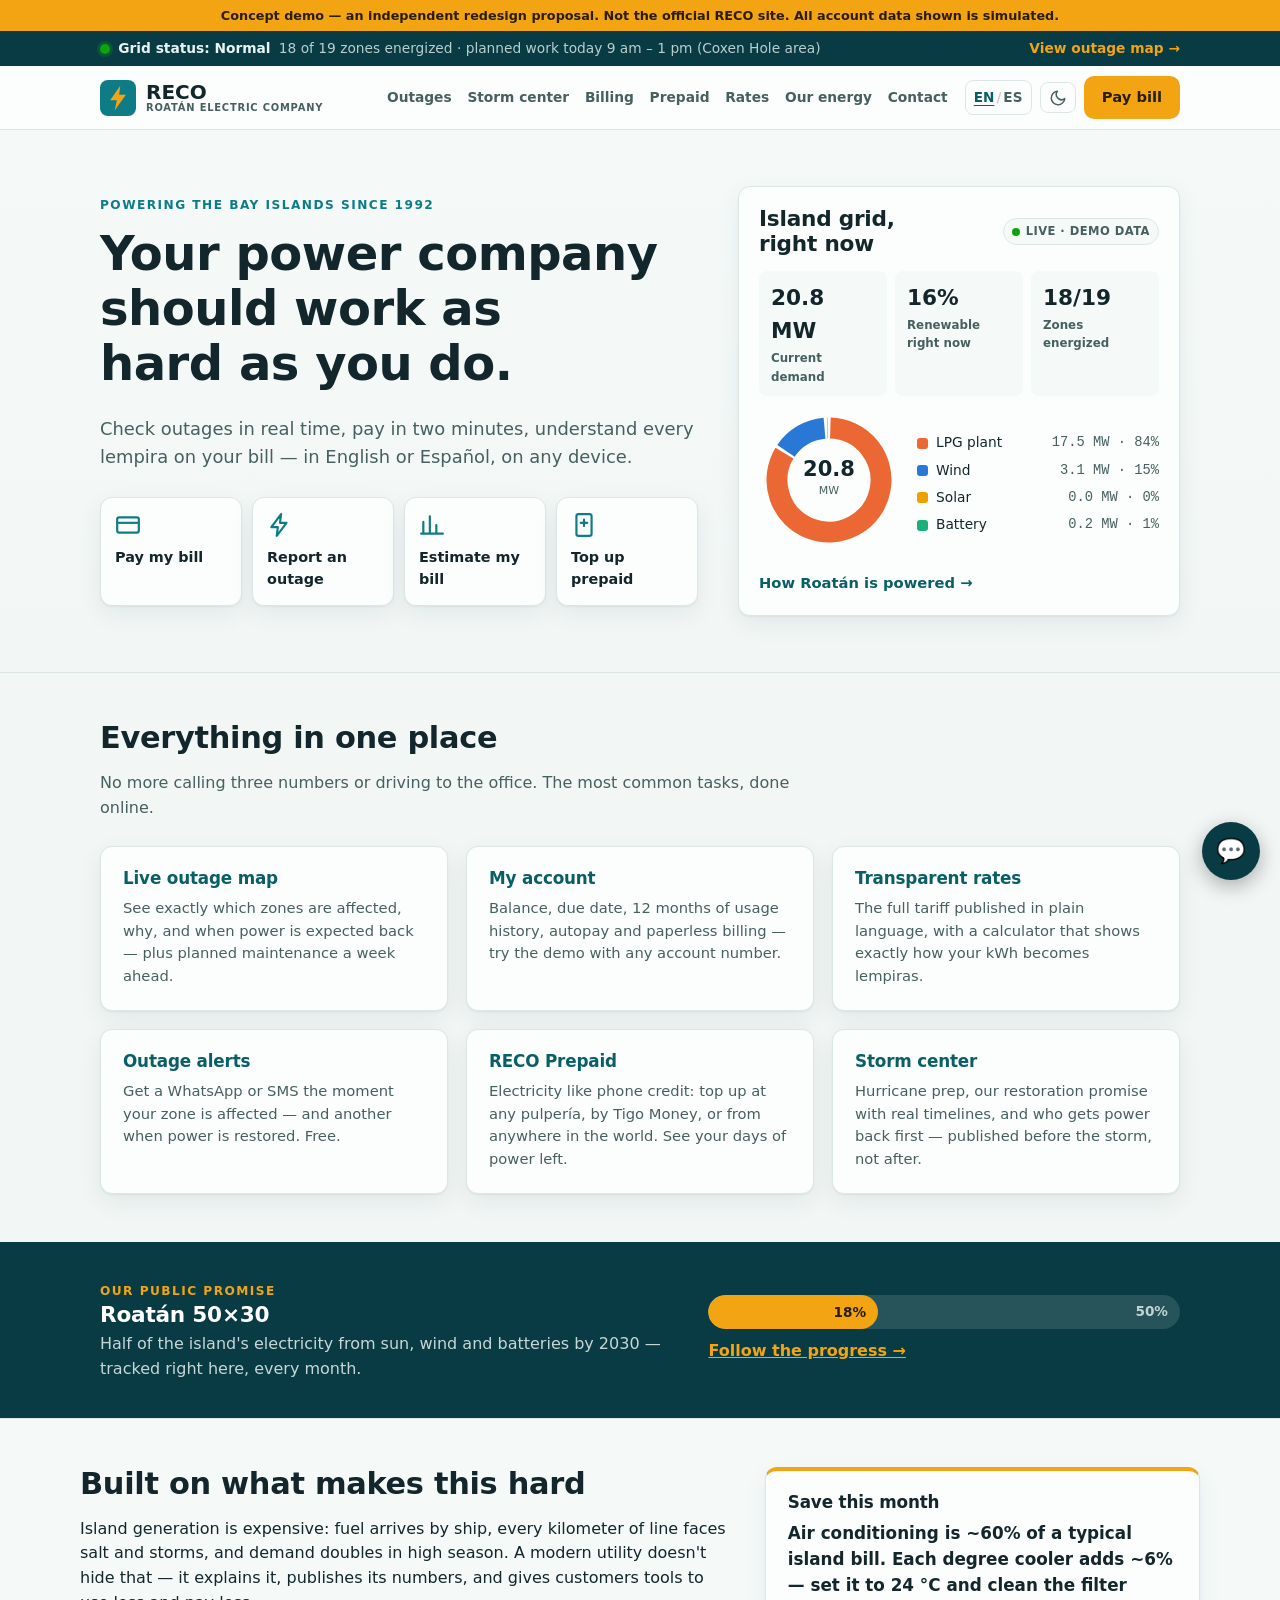
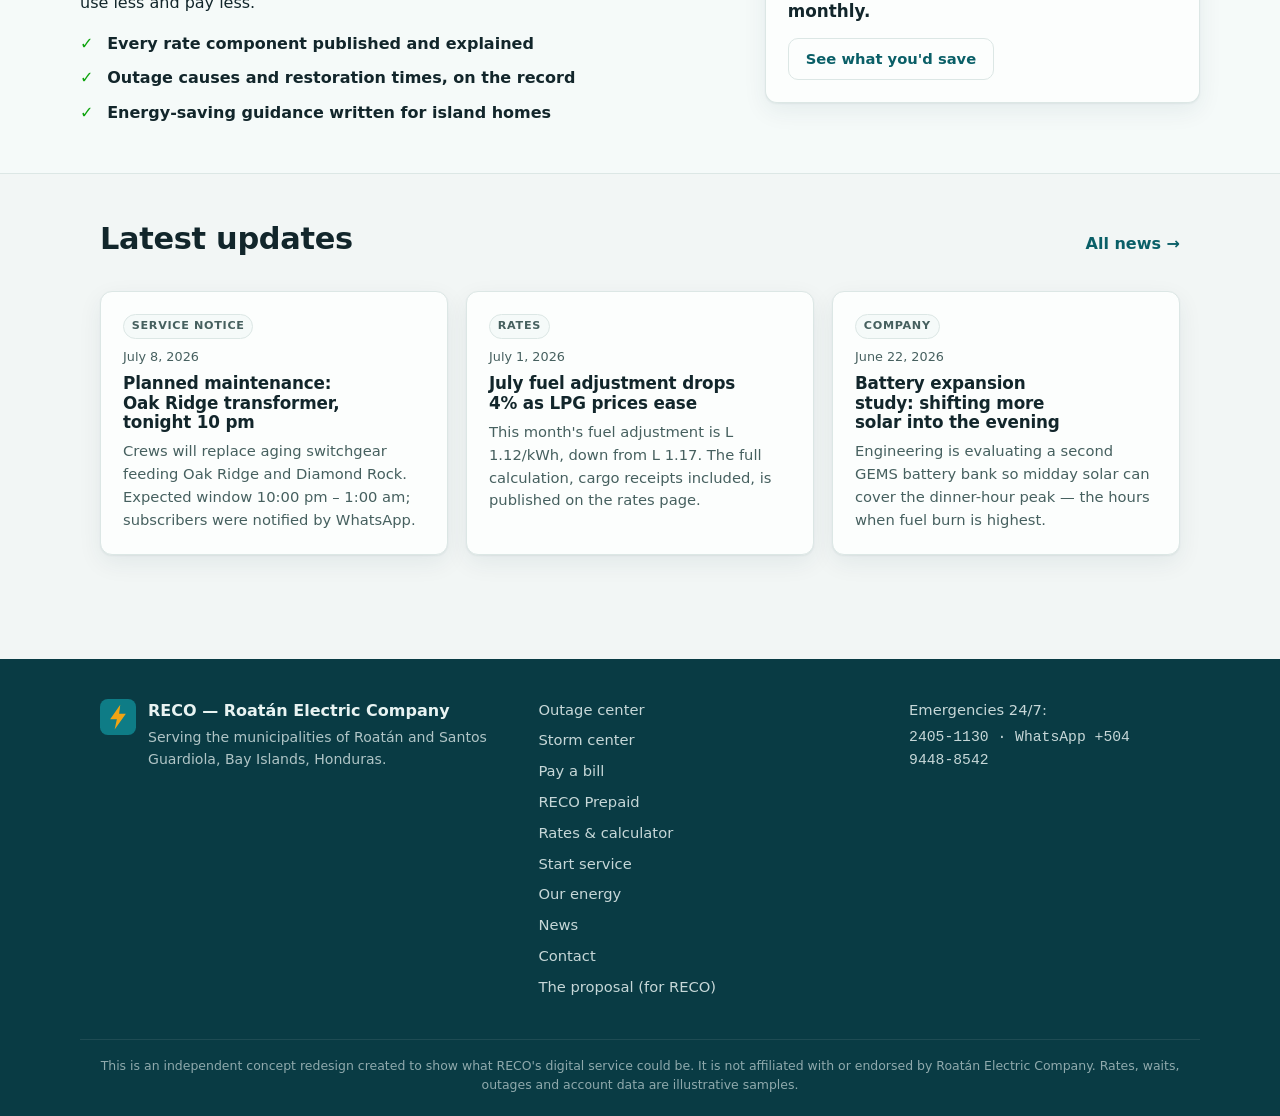
<file: index.html>
<!doctype html>
<html lang="en">
<head>
<meta charset="utf-8">
<meta name="viewport" content="width=device-width, initial-scale=1">
<title>RECO — Roatán Electric Company | Reimagined</title>
<meta name="description" content="A concept redesign of the Roatán Electric Company website: bilingual, transparent, and built for the people of Roatán.">
<meta property="og:title" content="RECO Reimagined — Roatán Electric Company">
<meta property="og:description" content="Live outages, two-minute payments, prepaid like phone credit, storm center, and a bill you can finally understand. A concept demo for Roatán.">
<meta property="og:type" content="website">
<meta property="og:locale" content="es_HN">
<meta property="og:locale:alternate" content="en_US">
<link rel="icon" href="data:image/svg+xml,%3Csvg xmlns='http://www.w3.org/2000/svg' viewBox='0 0 32 32'%3E%3Crect width='32' height='32' rx='7' fill='%230E7C86'/%3E%3Cpath d='M18 5 9 18h6l-2 9 10-14h-6z' fill='%23F2A413'/%3E%3C/svg%3E">
<link rel="stylesheet" href="styles.css">
<link rel="manifest" href="manifest.json">
<meta name="theme-color" content="#0E7C86">
</head>
<body>

<a class="skip-link" href="#main" data-en="Skip to main content" data-es="Saltar al contenido principal">Skip to main content</a>

<!-- ============ DEMO NOTICE ============ -->
<div class="demo-note" role="note">
  <span data-en="Concept demo — an independent redesign proposal. Not the official RECO site. All account data shown is simulated."
        data-es="Demostración conceptual — una propuesta de rediseño independiente. No es el sitio oficial de RECO. Todos los datos de cuenta son simulados.">Concept demo — an independent redesign proposal. Not the official RECO site. All account data shown is simulated.</span>
</div>

<!-- ============ GRID STATUS STRIP ============ -->
<div class="status-strip" id="status-strip">
  <a href="#/outages" class="status-strip-inner">
    <span class="status-dot ok" aria-hidden="true"></span>
    <strong data-en="Grid status: Normal" data-es="Estado de la red: Normal">Grid status: Normal</strong>
    <span class="status-detail" data-en="18 of 19 zones energized · planned work today 9 am – 1 pm (Coxen Hole area)" data-es="18 de 19 zonas energizadas · trabajo programado hoy 9 am – 1 pm (zona de Coxen Hole)">18 of 19 zones energized · planned work today 9 am – 1 pm (Coxen Hole area)</span>
    <span class="status-link" data-en="View outage map →" data-es="Ver mapa de cortes →">View outage map →</span>
  </a>
</div>

<!-- ============ HEADER ============ -->
<header class="site-header">
  <div class="header-inner">
    <a class="brand" href="#/" aria-label="RECO home">
      <svg class="brand-mark" viewBox="0 0 32 32" aria-hidden="true"><rect width="32" height="32" rx="7" fill="var(--brand)"/><path d="M18 5 9 18h6l-2 9 10-14h-6z" fill="var(--accent)"/></svg>
      <span class="brand-text">RECO<span class="brand-sub" data-en="Roatán Electric Company" data-es="Roatán Electric Company">Roatán Electric Company</span></span>
    </a>

    <nav class="main-nav" id="main-nav" aria-label="Main">
      <a href="#/outages" data-route="outages" data-en="Outages" data-es="Cortes">Outages</a>
      <a href="#/storm" data-route="storm" data-en="Storm center" data-es="Tormentas">Storm center</a>
      <a href="#/billing" data-route="billing" data-en="Billing" data-es="Facturación">Billing</a>
      <a href="#/prepaid" data-route="prepaid" data-en="Prepaid" data-es="Prepago">Prepaid</a>
      <a href="#/rates" data-route="rates" data-en="Rates" data-es="Tarifas">Rates</a>
      <a href="#/energy" data-route="energy" data-en="Our energy" data-es="Nuestra energía">Our energy</a>
      <a href="#/contact" data-route="contact" data-en="Contact" data-es="Contacto">Contact</a>
    </nav>

    <div class="header-actions">
      <button class="lang-toggle" id="lang-toggle" type="button" aria-label="Cambiar idioma a español">
        <span class="lang-opt" data-lang-opt="en">EN</span><span class="lang-sep">/</span><span class="lang-opt" data-lang-opt="es">ES</span>
      </button>
      <button class="theme-toggle" id="theme-toggle" type="button" aria-label="Toggle dark mode">
        <svg viewBox="0 0 24 24" width="18" height="18" aria-hidden="true"><path class="icon-moon" d="M21 12.8A9 9 0 1 1 11.2 3 7 7 0 0 0 21 12.8z" fill="none" stroke="currentColor" stroke-width="2" stroke-linejoin="round"/></svg>
      </button>
      <a class="btn btn-accent header-pay" href="#/billing#paynow" data-en="Pay bill" data-es="Pagar factura">Pay bill</a>
      <button class="nav-burger" id="nav-burger" type="button" aria-expanded="false" aria-controls="main-nav" aria-label="Menu">
        <span></span><span></span><span></span>
      </button>
    </div>
  </div>
</header>

<main id="main">

<!-- ================================================================ -->
<!-- PAGE: HOME                                                       -->
<!-- ================================================================ -->
<section class="page" id="page-home" data-page="home">

  <div class="hero">
    <div class="hero-inner">
      <div class="hero-copy">
        <p class="eyebrow" data-en="Powering the Bay Islands since 1992" data-es="Energizando Islas de la Bahía desde 1992">Powering the Bay Islands since 1992</p>
        <h1 data-en="Your power company should work as hard as you do." data-es="Su compañía eléctrica debería trabajar tan duro como usted.">Your power company should work as hard as you do.</h1>
        <p class="hero-lede" data-en="Check outages in real time, pay in two minutes, understand every lempira on your bill — in English or Español, on any device." data-es="Consulte cortes en tiempo real, pague en dos minutos y entienda cada lempira de su factura — en español o inglés, desde cualquier dispositivo.">Check outages in real time, pay in two minutes, understand every lempira on your bill — in English or Español, on any device.</p>
        <div class="quick-actions">
          <a class="qa-card" href="#/billing#paynow">
            <span class="qa-icon" aria-hidden="true"><svg viewBox="0 0 24 24"><rect x="2" y="5" width="20" height="14" rx="2" fill="none" stroke="currentColor" stroke-width="2"/><path d="M2 10h20" stroke="currentColor" stroke-width="2"/></svg></span>
            <span class="qa-label" data-en="Pay my bill" data-es="Pagar mi factura">Pay my bill</span>
          </a>
          <a class="qa-card" href="#/outages">
            <span class="qa-icon" aria-hidden="true"><svg viewBox="0 0 24 24"><path d="M13 2 4 14h6l-1 8 9-12h-6z" fill="none" stroke="currentColor" stroke-width="2" stroke-linejoin="round"/></svg></span>
            <span class="qa-label" data-en="Report an outage" data-es="Reportar un corte">Report an outage</span>
          </a>
          <a class="qa-card" href="#/rates">
            <span class="qa-icon" aria-hidden="true"><svg viewBox="0 0 24 24"><path d="M4 20V9M10 20V4M16 20v-8M22 20H2" fill="none" stroke="currentColor" stroke-width="2" stroke-linecap="round"/></svg></span>
            <span class="qa-label" data-en="Estimate my bill" data-es="Estimar mi factura">Estimate my bill</span>
          </a>
          <a class="qa-card" href="#/prepaid">
            <span class="qa-icon" aria-hidden="true"><svg viewBox="0 0 24 24"><rect x="5" y="2" width="14" height="20" rx="2" fill="none" stroke="currentColor" stroke-width="2"/><path d="M12 7v6M9 10h6" stroke="currentColor" stroke-width="2" stroke-linecap="round"/></svg></span>
            <span class="qa-label" data-en="Top up prepaid" data-es="Recargar prepago">Top up prepaid</span>
          </a>
        </div>
      </div>

      <div class="hero-panel card" aria-labelledby="live-grid-title">
        <div class="panel-head">
          <h2 id="live-grid-title" data-en="Island grid, right now" data-es="La red de la isla, ahora mismo">Island grid, right now</h2>
          <span class="live-chip"><span class="pulse" aria-hidden="true"></span><span data-en="Live · demo data" data-es="En vivo · datos demo">Live · demo data</span></span>
        </div>
        <div class="grid-stats">
          <div class="stat">
            <span class="stat-value" id="stat-demand">—</span>
            <span class="stat-label" data-en="Current demand" data-es="Demanda actual">Current demand</span>
          </div>
          <div class="stat">
            <span class="stat-value" id="stat-renew">—</span>
            <span class="stat-label" data-en="Renewable right now" data-es="Renovable ahora">Renewable right now</span>
          </div>
          <div class="stat">
            <span class="stat-value" id="stat-zones">18/19</span>
            <span class="stat-label" data-en="Zones energized" data-es="Zonas energizadas">Zones energized</span>
          </div>
        </div>
        <div class="mix-wrap">
          <div id="mix-donut" class="mix-donut" role="img" aria-label="Energy mix donut chart"></div>
          <ul class="mix-legend" id="mix-legend"></ul>
        </div>
        <a class="panel-foot" href="#/energy" data-en="How Roatán is powered →" data-es="Cómo se energiza Roatán →">How Roatán is powered →</a>
      </div>
    </div>
  </div>

  <div class="section">
    <h2 class="section-title" data-en="Everything in one place" data-es="Todo en un solo lugar">Everything in one place</h2>
    <p class="section-lede" data-en="No more calling three numbers or driving to the office. The most common tasks, done online." data-es="No más llamar a tres números o manejar hasta la oficina. Los trámites más comunes, en línea.">No more calling three numbers or driving to the office. The most common tasks, done online.</p>
    <div class="feature-grid">
      <a class="feature card" href="#/outages">
        <h3 data-en="Live outage map" data-es="Mapa de cortes en vivo">Live outage map</h3>
        <p data-en="See exactly which zones are affected, why, and when power is expected back — plus planned maintenance a week ahead." data-es="Vea exactamente qué zonas están afectadas, por qué, y cuándo se espera el restablecimiento — más mantenimientos programados con una semana de anticipación.">See exactly which zones are affected, why, and when power is expected back — plus planned maintenance a week ahead.</p>
      </a>
      <a class="feature card" href="#/billing">
        <h3 data-en="My account" data-es="Mi cuenta">My account</h3>
        <p data-en="Balance, due date, 12 months of usage history, autopay and paperless billing — try the demo with any account number." data-es="Saldo, fecha de vencimiento, 12 meses de historial de consumo, pago automático y factura digital — pruebe la demo con cualquier número de cuenta.">Balance, due date, 12 months of usage history, autopay and paperless billing — try the demo with any account number.</p>
      </a>
      <a class="feature card" href="#/rates">
        <h3 data-en="Transparent rates" data-es="Tarifas transparentes">Transparent rates</h3>
        <p data-en="The full tariff published in plain language, with a calculator that shows exactly how your kWh becomes lempiras." data-es="La tarifa completa publicada en lenguaje claro, con una calculadora que muestra exactamente cómo sus kWh se convierten en lempiras.">The full tariff published in plain language, with a calculator that shows exactly how your kWh becomes lempiras.</p>
      </a>
      <a class="feature card" href="#/outages#alerts">
        <h3 data-en="Outage alerts" data-es="Alertas de cortes">Outage alerts</h3>
        <p data-en="Get a WhatsApp or SMS the moment your zone is affected — and another when power is restored. Free." data-es="Reciba un WhatsApp o SMS en el momento en que su zona sea afectada — y otro cuando se restablezca. Gratis.">Get a WhatsApp or SMS the moment your zone is affected — and another when power is restored. Free.</p>
      </a>
      <a class="feature card" href="#/prepaid">
        <h3 data-en="RECO Prepaid" data-es="RECO Prepago">RECO Prepaid</h3>
        <p data-en="Electricity like phone credit: top up at any pulpería, by Tigo Money, or from anywhere in the world. See your days of power left." data-es="Electricidad como saldo de celular: recargue en cualquier pulpería, con Tigo Money o desde cualquier parte del mundo. Vea sus días de energía restantes.">Electricity like phone credit: top up at any pulpería, by Tigo Money, or from anywhere in the world. See your days of power left.</p>
      </a>
      <a class="feature card" href="#/storm">
        <h3 data-en="Storm center" data-es="Centro de tormentas">Storm center</h3>
        <p data-en="Hurricane prep, our restoration promise with real timelines, and who gets power back first — published before the storm, not after." data-es="Preparación para huracanes, nuestra promesa de restablecimiento con plazos reales, y quién recupera la energía primero — publicado antes de la tormenta, no después.">Hurricane prep, our restoration promise with real timelines, and who gets power back first — published before the storm, not after.</p>
      </a>
    </div>
  </div>

  <div class="promise-band">
    <div class="promise-inner">
      <div class="promise-copy">
        <span class="eyebrow" data-en="Our public promise" data-es="Nuestra promesa pública">Our public promise</span>
        <h2 data-en="Roatán 50×30" data-es="Roatán 50×30">Roatán 50×30</h2>
        <p data-en="Half of the island's electricity from sun, wind and batteries by 2030 — tracked right here, every month." data-es="La mitad de la electricidad de la isla del sol, el viento y las baterías para 2030 — con seguimiento aquí mismo, cada mes.">Half of the island's electricity from sun, wind and batteries by 2030 — tracked right here, every month.</p>
      </div>
      <div class="promise-meter">
        <div class="promise-bar" role="img" aria-label="Renewable progress: 18 percent of 50 percent goal">
          <div class="promise-fill" style="width:36%"><span>18%</span></div>
          <span class="promise-goal" aria-hidden="true">50%</span>
        </div>
        <a href="#/energy" class="text-link promise-link" data-en="Follow the progress →" data-es="Siga el avance →">Follow the progress →</a>
      </div>
    </div>
  </div>

  <div class="section section-alt">
    <div class="split">
      <div>
        <h2 class="section-title" data-en="Built on what makes this hard" data-es="Diseñado sabiendo lo que es difícil">Built on what makes this hard</h2>
        <p data-en="Island generation is expensive: fuel arrives by ship, every kilometer of line faces salt and storms, and demand doubles in high season. A modern utility doesn't hide that — it explains it, publishes its numbers, and gives customers tools to use less and pay less." data-es="Generar en una isla es caro: el combustible llega por barco, cada kilómetro de línea enfrenta sal y tormentas, y la demanda se duplica en temporada alta. Una empresa moderna no lo esconde — lo explica, publica sus números y da a sus clientes herramientas para consumir menos y pagar menos.">Island generation is expensive: fuel arrives by ship, every kilometer of line faces salt and storms, and demand doubles in high season. A modern utility doesn't hide that — it explains it, publishes its numbers, and gives customers tools to use less and pay less.</p>
        <ul class="check-list">
          <li data-en="Every rate component published and explained" data-es="Cada componente de la tarifa publicado y explicado">Every rate component published and explained</li>
          <li data-en="Outage causes and restoration times, on the record" data-es="Causas de cortes y tiempos de restablecimiento, documentados">Outage causes and restoration times, on the record</li>
          <li data-en="Energy-saving guidance written for island homes" data-es="Consejos de ahorro escritos para hogares isleños">Energy-saving guidance written for island homes</li>
        </ul>
      </div>
      <div class="card tip-card">
        <h3 data-en="Save this month" data-es="Ahorre este mes">Save this month</h3>
        <p class="tip-big" id="tip-rotator" data-en="Air conditioning is ~60% of a typical island bill. Each degree cooler adds ~6% — set it to 24 °C and clean the filter monthly." data-es="El aire acondicionado es ~60% de una factura típica en la isla. Cada grado más frío suma ~6% — ajústelo a 24 °C y limpie el filtro cada mes.">Air conditioning is ~60% of a typical island bill. Each degree cooler adds ~6% — set it to 24 °C and clean the filter monthly.</p>
        <a href="#/rates#calculator" class="btn btn-ghost" data-en="See what you'd save" data-es="Vea cuánto ahorraría">See what you'd save</a>
      </div>
    </div>
  </div>

  <div class="section">
    <div class="section-head-row">
      <h2 class="section-title" data-en="Latest updates" data-es="Últimas actualizaciones">Latest updates</h2>
      <a href="#/news" class="see-all" data-en="All news →" data-es="Todas las noticias →">All news →</a>
    </div>
    <div class="news-grid" id="home-news"></div>
  </div>

</section>

<!-- ================================================================ -->
<!-- PAGE: OUTAGES                                                    -->
<!-- ================================================================ -->
<section class="page" id="page-outages" data-page="outages" hidden>
  <div class="page-head">
    <h1 data-en="Outage center" data-es="Centro de cortes">Outage center</h1>
    <p data-en="Live status for all 19 communities. Zoom the map for landmarks and smaller communities. (Demo data.)" data-es="Estado en vivo de las 19 comunidades. Acerque el mapa para ver puntos de referencia y comunidades pequeñas. (Datos demo.)">Live status for all 19 communities. Zoom the map for landmarks and smaller communities. (Demo data.)</p>
  </div>

  <div class="section">
    <div class="outage-layout">
      <div class="stack">
      <div class="card map-card">
        <h2 data-en="Roatán service map" data-es="Mapa de servicio de Roatán">Roatán service map</h2>
        <div id="island-map" class="island-map"></div>
        <div class="map-key">
          <span class="key-item"><span class="key-dot ok"></span><span data-en="Energized" data-es="Energizada">Energized</span></span>
          <span class="key-item"><span class="key-dot planned"></span><span data-en="Planned work" data-es="Trabajo programado">Planned work</span></span>
          <span class="key-item"><span class="key-dot out"></span><span data-en="Outage" data-es="Corte">Outage</span></span>
        </div>
      </div>
        <div class="card report-card" id="report">
          <h2 data-en="Report an outage" data-es="Reportar un corte">Report an outage</h2>
          <form class="form" id="report-form">
            <div class="form-row">
              <label for="rep-zone" data-en="Your zone" data-es="Su zona">Your zone</label>
              <select id="rep-zone" required></select>
            </div>
            <div class="form-row">
              <label for="rep-phone" data-en="Phone (for updates)" data-es="Teléfono (para avisos)">Phone (for updates)</label>
              <input id="rep-phone" type="tel" inputmode="tel" placeholder="+504 " autocomplete="tel">
            </div>
            <div class="form-row">
              <label for="rep-desc" data-en="What do you see?" data-es="¿Qué observa?">What do you see?</label>
              <select id="rep-desc">
                <option data-en="No power at all" data-es="Sin energía por completo">No power at all</option>
                <option data-en="Lights flickering / low voltage" data-es="Luces parpadeando / bajo voltaje">Lights flickering / low voltage</option>
                <option data-en="Downed line or pole (danger)" data-es="Línea o poste caído (peligro)">Downed line or pole (danger)</option>
                <option data-en="Sparks or transformer noise" data-es="Chispas o ruido en transformador">Sparks or transformer noise</option>
              </select>
            </div>
            <p class="form-note danger" data-en="⚠ If a line is down: stay 10 m away, keep others clear, and call 2405-1130 immediately." data-es="⚠ Si hay una línea caída: manténgase a 10 m, aleje a otras personas y llame de inmediato al 2405-1130.">⚠ If a line is down: stay 10 m away, keep others clear, and call 2405-1130 immediately.</p>
            <button class="btn btn-primary" type="submit" data-en="Send report" data-es="Enviar reporte">Send report</button>
            <p class="form-done" hidden data-en="✓ Report received. You'll get updates by SMS/WhatsApp. (Demo — nothing was sent.)" data-es="✓ Reporte recibido. Recibirá avisos por SMS/WhatsApp. (Demo — no se envió nada.)">✓ Report received. You'll get updates by SMS/WhatsApp. (Demo — nothing was sent.)</p>
          </form>
        </div>
      </div>
      <div class="outage-side">
        <div class="card">
          <h2 data-en="Active &amp; planned events" data-es="Eventos activos y programados">Active &amp; planned events</h2>
          <div id="outage-list" class="outage-list"></div>
        </div>
        <div class="card project-card">
          <div class="panel-head">
            <h2 data-en="Why Sandy Bay keeps losing power on weekday mornings" data-es="Por qué Sandy Bay pierde la luz entre semana por la mañana">Why Sandy Bay keeps losing power on weekday mornings</h2>
          </div>
          <p data-en="It's one project, not chaos: the Sandy Bay Double-Circuit Project is building a second line into the west side, so one fallen tree can no longer black out West End and West Bay. Each work window needs the line off, 9 am – 1 pm." data-es="Es un proyecto, no caos: el Proyecto Doble Circuito Sandy Bay construye una segunda línea hacia el lado oeste, para que un solo árbol caído ya no deje sin luz a West End y West Bay. Cada jornada requiere apagar la línea, de 9 am a 1 pm.">It's one project, not chaos: the Sandy Bay Double-Circuit Project is building a second line into the west side, so one fallen tree can no longer black out West End and West Bay. Each work window needs the line off, 9 am – 1 pm.</p>
          <div class="promise-bar big proj-bar" role="img" aria-label="Project progress: 5 of 8 work windows complete">
            <div class="promise-fill" style="width:62%"><span data-en="5 of 8 windows done" data-es="5 de 8 jornadas hechas">5 of 8 windows done</span></div>
          </div>
          <div class="proj-dates">
            <span class="proj-date done mono">Jun 5 ✓</span>
            <span class="proj-date done mono">Jun 9 ✓</span>
            <span class="proj-date done mono">Jun 12 ✓</span>
            <span class="proj-date done mono">Jun 16 ✓</span>
            <span class="proj-date done mono" data-en="Jul 10 (today) ✓" data-es="10 jul (hoy) ✓">Jul 10 (today) ✓</span>
            <span class="proj-date next mono">Jul 14</span>
            <span class="proj-date mono">Jul 17</span>
            <span class="proj-date mono">Jul 21</span>
          </div>
          <p class="muted small" data-en="When it's finished (target: end of July): faults west of French Harbour re-route in seconds instead of hours. Dates from RECO's real published notices." data-es="Al terminar (meta: fin de julio): las fallas al oeste de French Harbour se re-enrutan en segundos en vez de horas. Fechas de los avisos reales publicados por RECO.">When it's finished (target: end of July): faults west of French Harbour re-route in seconds instead of hours. Dates from RECO's real published notices.</p>
        </div>
      </div>
    </div>
  </div>

  <div class="section section-alt" id="alerts">
    <div class="split">
      <div>
        <h2 class="section-title" data-en="Never be surprised again" data-es="Que nunca más lo tomen por sorpresa">Never be surprised again</h2>
        <p data-en="Sign up once and we'll message you when an outage affects your zone, when planned maintenance is scheduled, and when power is restored. Choose WhatsApp, SMS, or email — free of charge." data-es="Regístrese una vez y le avisaremos cuando un corte afecte su zona, cuando haya mantenimiento programado y cuando se restablezca el servicio. Elija WhatsApp, SMS o correo — sin costo.">Sign up once and we'll message you when an outage affects your zone, when planned maintenance is scheduled, and when power is restored. Choose WhatsApp, SMS, or email — free of charge.</p>
      </div>
      <div class="card">
        <h3 data-en="Outage alerts" data-es="Alertas de cortes">Outage alerts</h3>
        <form class="form" id="alerts-form">
          <div class="form-row">
            <label for="al-zone" data-en="Zone to watch" data-es="Zona a vigilar">Zone to watch</label>
            <select id="al-zone"></select>
          </div>
          <div class="form-row">
            <label for="al-contact" data-en="WhatsApp / phone / email" data-es="WhatsApp / teléfono / correo">WhatsApp / phone / email</label>
            <input id="al-contact" type="text" placeholder="+504 9999-9999" required>
          </div>
          <div class="form-row choices" role="group" aria-label="Channel">
            <label class="chip"><input type="radio" name="al-ch" checked> WhatsApp</label>
            <label class="chip"><input type="radio" name="al-ch"> SMS</label>
            <label class="chip"><input type="radio" name="al-ch"> Email</label>
          </div>
          <button class="btn btn-primary" type="submit" data-en="Subscribe" data-es="Suscribirme">Subscribe</button>
          <p class="form-done" hidden data-en="✓ Subscribed. You'll get a confirmation message. (Demo — nothing was sent.)" data-es="✓ Suscrito. Recibirá un mensaje de confirmación. (Demo — no se envió nada.)">✓ Subscribed. You'll get a confirmation message. (Demo — nothing was sent.)</p>
        </form>
      </div>
    </div>
  </div>
</section>

<!-- ================================================================ -->
<!-- PAGE: STORM CENTER                                               -->
<!-- ================================================================ -->
<section class="page" id="page-storm" data-page="storm" hidden>
  <div class="page-head">
    <h1 data-en="Storm center" data-es="Centro de tormentas">Storm center</h1>
    <p data-en="Hurricane season runs June 1 – November 30. This page is our contract with the island: what we do before, what we promise after, and how you prepare. (Demo data.)" data-es="La temporada de huracanes va del 1 de junio al 30 de noviembre. Esta página es nuestro contrato con la isla: qué hacemos antes, qué prometemos después y cómo prepararse. (Datos demo.)">Hurricane season runs June 1 – November 30. This page is our contract with the island: what we do before, what we promise after, and how you prepare. (Demo data.)</p>
  </div>

  <div class="section">
    <h2 class="section-title" data-en="Ready for the 2026 season" data-es="Listos para la temporada 2026">Ready for the 2026 season</h2>
    <p class="section-lede" data-en="Published every June 1 — what we did this year to keep your lights on." data-es="Publicado cada 1 de junio — lo que hicimos este año para mantener su energía.">Published every June 1 — what we did this year to keep your lights on.</p>
    <div class="ready-grid">
      <div class="card ready-tile"><span class="tile-value mono">42 km</span><span class="tile-label" data-en="of line cleared of vegetation" data-es="de línea despejada de vegetación">of line cleared of vegetation</span></div>
      <div class="card ready-tile"><span class="tile-value mono">118</span><span class="tile-label" data-en="poles replaced or reinforced" data-es="postes reemplazados o reforzados">poles replaced or reinforced</span></div>
      <div class="card ready-tile"><span class="tile-value mono">21</span><span class="tile-label" data-en="days of fuel reserve on-island" data-es="días de reserva de combustible en la isla">days of fuel reserve on-island</span></div>
      <div class="card ready-tile"><span class="tile-value mono">4</span><span class="tile-label" data-en="full restoration drills completed" data-es="simulacros completos de restablecimiento">full restoration drills completed</span></div>
    </div>
  </div>

  <div class="section section-alt">
    <h2 class="section-title" data-en="Our restoration promise" data-es="Nuestra promesa de restablecimiento">Our restoration promise</h2>
    <p class="section-lede" data-en="After any major storm, we publish estimates on a fixed schedule — and if we don't know yet, the map says 'under assessment', never a made-up time." data-es="Después de cualquier tormenta mayor, publicamos estimados en un calendario fijo — y si aún no sabemos, el mapa dice 'en evaluación', nunca una hora inventada.">After any major storm, we publish estimates on a fixed schedule — and if we don't know yet, the map says 'under assessment', never a made-up time.</p>
    <div class="phase-grid">
      <div class="card phase-card">
        <span class="phase-when mono" data-en="Within 24 hours" data-es="En 24 horas">Within 24 hours</span>
        <h3 data-en="Island-wide estimate" data-es="Estimado para toda la isla">Island-wide estimate</h3>
        <p data-en="A first honest estimate of total restoration time for the whole island, after aerial and ground assessment." data-es="Un primer estimado honesto del tiempo total de restablecimiento para toda la isla, tras evaluación aérea y terrestre.">A first honest estimate of total restoration time for the whole island, after aerial and ground assessment.</p>
      </div>
      <div class="card phase-card">
        <span class="phase-when mono" data-en="Within 48 hours" data-es="En 48 horas">Within 48 hours</span>
        <h3 data-en="Zone-by-zone estimates" data-es="Estimados por zona">Zone-by-zone estimates</h3>
        <p data-en="Estimated restoration for each of the 14 service zones, updated twice daily on the outage map." data-es="Restablecimiento estimado para cada una de las 14 zonas, actualizado dos veces al día en el mapa de cortes.">Estimated restoration for each of the 14 service zones, updated twice daily on the outage map.</p>
      </div>
      <div class="card phase-card">
        <span class="phase-when mono" data-en="Within 96 hours" data-es="En 96 horas">Within 96 hours</span>
        <h3 data-en="Neighborhood estimates" data-es="Estimados por vecindario">Neighborhood estimates</h3>
        <p data-en="Street-level estimates, plus crew status for every remaining outage until the last lamp is back on." data-es="Estimados a nivel de calle, más el estado de la cuadrilla para cada corte restante hasta que vuelva la última lámpara.">Street-level estimates, plus crew status for every remaining outage until the last lamp is back on.</p>
      </div>
    </div>
  </div>

  <div class="section">
    <h2 class="section-title" data-en="Who gets power back first — and why" data-es="Quién recupera la energía primero — y por qué">Who gets power back first — and why</h2>
    <p class="section-lede" data-en="Restoration order is published policy, not favoritism. We repair in the sequence that restores the most people, fastest." data-es="El orden de restablecimiento es política publicada, no favoritismo. Reparamos en la secuencia que restablece a la mayor cantidad de personas, más rápido.">Restoration order is published policy, not favoritism. We repair in the sequence that restores the most people, fastest.</p>
    <ol class="priority-list">
      <li><strong data-en="The plant, then critical services" data-es="La planta, luego servicios críticos">The plant, then critical services</strong><span data-en="Generation, the hospital, water pumping, clinics, and emergency communications." data-es="Generación, el hospital, el bombeo de agua, clínicas y comunicaciones de emergencia.">Generation, the hospital, water pumping, clinics, and emergency communications.</span></li>
      <li><strong data-en="Main feeders" data-es="Alimentadores principales">Main feeders</strong><span data-en="The east–west backbone lines that each bring back thousands of customers at once." data-es="Las líneas troncales este–oeste que devuelven la energía a miles de clientes a la vez.">The east–west backbone lines that each bring back thousands of customers at once.</span></li>
      <li><strong data-en="Neighborhood lines" data-es="Líneas de vecindario">Neighborhood lines</strong><span data-en="Branch lines serving communities, largest groups first." data-es="Ramales que sirven a las comunidades, primero los grupos más grandes.">Branch lines serving communities, largest groups first.</span></li>
      <li><strong data-en="Individual services" data-es="Servicios individuales">Individual services</strong><span data-en="Single homes with damaged connections — a crew comes to every single one." data-es="Casas con acometidas dañadas — una cuadrilla llega a cada una, sin excepción.">Single homes with damaged connections — a crew comes to every single one.</span></li>
    </ol>
  </div>

  <div class="section section-alt">
    <h2 class="section-title" data-en="Prepare your home" data-es="Prepare su hogar">Prepare your home</h2>
    <div class="prep-grid">
      <div class="card">
        <h3 data-en="Before the storm" data-es="Antes de la tormenta">Before the storm</h3>
        <ul class="check-list">
          <li data-en="Charge phones, power banks, and lamps; freeze bottles of water" data-es="Cargue teléfonos, baterías y lámparas; congele botellas de agua">Charge phones, power banks, and lamps; freeze bottles of water</li>
          <li data-en="Update your phone number with us to receive alerts" data-es="Actualice su número de teléfono con nosotros para recibir alertas">Update your phone number with us to receive alerts</li>
          <li data-en="Photograph your meter and breaker panel" data-es="Fotografíe su medidor y panel de breakers">Photograph your meter and breaker panel</li>
          <li data-en="Prepaid customers: top up — reloading may be harder after" data-es="Clientes prepago: recargue — recargar puede ser más difícil después">Prepaid customers: top up — reloading may be harder after</li>
        </ul>
      </div>
      <div class="card">
        <h3 data-en="During" data-es="Durante">During</h3>
        <ul class="check-list">
          <li data-en="Stay away from windows; unplug sensitive appliances" data-es="Aléjese de las ventanas; desconecte aparatos sensibles">Stay away from windows; unplug sensitive appliances</li>
          <li data-en="Never touch downed lines — report them by WhatsApp if safe" data-es="Nunca toque líneas caídas — repórtelas por WhatsApp si es seguro">Never touch downed lines — report them by WhatsApp if safe</li>
          <li data-en="Run generators OUTSIDE only — carbon monoxide kills silently" data-es="Use generadores SOLO AFUERA — el monóxido de carbono mata en silencio">Run generators OUTSIDE only — carbon monoxide kills silently</li>
        </ul>
      </div>
      <div class="card">
        <h3 data-en="After" data-es="Después">After</h3>
        <ul class="check-list">
          <li data-en="Treat every line on the ground as live; keep children away" data-es="Trate toda línea en el suelo como energizada; aleje a los niños">Treat every line on the ground as live; keep children away</li>
          <li data-en="Check the outage map before calling — your zone's status is live" data-es="Consulte el mapa de cortes antes de llamar — el estado de su zona está en vivo">Check the outage map before calling — your zone's status is live</li>
          <li data-en="Food keeps ~4 h in a closed fridge, ~48 h in a full freezer" data-es="La comida dura ~4 h en un refrigerador cerrado, ~48 h en un congelador lleno">Food keeps ~4 h in a closed fridge, ~48 h in a full freezer</li>
        </ul>
      </div>
    </div>
    <p class="storm-cta">
      <a class="btn btn-primary" href="#/outages#alerts" data-en="Sign up for storm alerts" data-es="Suscribirse a alertas de tormenta">Sign up for storm alerts</a>
      <span class="mono storm-phone">☎ 2405-1130 · WhatsApp +504 9448-8542</span>
    </p>
  </div>
</section>

<!-- ================================================================ -->
<!-- PAGE: BILLING                                                    -->
<!-- ================================================================ -->
<section class="page" id="page-billing" data-page="billing" hidden>
  <div class="page-head">
    <h1 data-en="Billing &amp; payments" data-es="Facturación y pagos">Billing &amp; payments</h1>
    <p data-en="Pay from anywhere in two minutes — or walk in, if you prefer. Your account, your choice." data-es="Pague desde cualquier lugar en dos minutos — o llegue a la oficina, si lo prefiere. Su cuenta, su decisión.">Pay from anywhere in two minutes — or walk in, if you prefer. Your account, your choice.</p>
  </div>

  <div class="section">
    <div class="portal card" id="portal">
      <div id="portal-login">
        <h2 data-en="My account (demo)" data-es="Mi cuenta (demo)">My account (demo)</h2>
        <p class="muted" data-en="Enter any account number to explore the demo dashboard — try 104-2213." data-es="Ingrese cualquier número de cuenta para explorar el panel demo — pruebe 104-2213.">Enter any account number to explore the demo dashboard — try 104-2213.</p>
        <form class="form form-inline" id="portal-form">
          <label class="visually-hidden" for="portal-acct" data-en="Account number" data-es="Número de cuenta">Account number</label>
          <input id="portal-acct" type="text" inputmode="numeric" placeholder="104-2213" autocomplete="off">
          <button class="btn btn-primary" type="submit" data-en="View my account" data-es="Ver mi cuenta">View my account</button>
        </form>
      </div>

      <div id="portal-dash" hidden>
        <div class="dash-head">
          <div>
            <h2 id="dash-name">—</h2>
            <p class="muted mono" id="dash-acct">—</p>
          </div>
          <button class="btn btn-ghost" id="portal-logout" type="button" data-en="Sign out" data-es="Cerrar sesión">Sign out</button>
        </div>

        <div class="health-row" role="group" aria-label="Account health">
          <span class="health-chip ok"><span class="key-dot ok"></span><span data-en="Payments: up to date" data-es="Pagos: al día">Payments: up to date</span></span>
          <span class="health-chip ok"><span class="key-dot ok"></span><span data-en="Meter: read Jul 2" data-es="Medidor: leído 2 jul">Meter: read Jul 2</span></span>
          <span class="health-chip warn"><span class="key-dot planned"></span><span data-en="Usage: trending 8% high" data-es="Consumo: 8% por arriba">Usage: trending 8% high</span></span>
        </div>
        <div class="dash-grid">
          <div class="dash-tile balance">
            <span class="tile-label" data-en="Current balance" data-es="Saldo actual">Current balance</span>
            <span class="tile-value" id="dash-balance">—</span>
            <span class="tile-sub" id="dash-due">—</span>
            <button class="btn btn-accent" type="button" id="dash-pay" data-en="Pay now" data-es="Pagar ahora">Pay now</button>
            <p class="form-done" id="pay-done" hidden data-en="✓ Payment received — receipt sent by email. (Demo.)" data-es="✓ Pago recibido — recibo enviado por correo. (Demo.)">✓ Payment received — receipt sent by email. (Demo.)</p>
          </div>
          <div class="dash-tile">
            <span class="tile-label" data-en="This cycle so far" data-es="Este ciclo hasta hoy">This cycle so far</span>
            <span class="tile-value mono" id="dash-sofar">—</span>
            <span class="tile-sub" id="dash-projected">—</span>
            <div class="cycle-bar" aria-hidden="true"><div class="cycle-fill" id="cycle-fill"></div></div>
            <span class="tile-sub" id="cycle-day">—</span>
          </div>
          <div class="dash-tile">
            <span class="tile-label" data-en="Last month's use" data-es="Consumo del mes pasado">Last month's use</span>
            <span class="tile-value" id="dash-kwh">—</span>
            <span class="tile-sub" id="dash-kwh-diff">—</span>
          </div>
          <div class="dash-tile toggles">
            <label class="switch-row">
              <span data-en="Autopay" data-es="Pago automático">Autopay</span>
              <input type="checkbox" id="opt-autopay" class="switch">
            </label>
            <label class="switch-row">
              <span data-en="Paperless bill" data-es="Factura digital">Paperless bill</span>
              <input type="checkbox" id="opt-paperless" class="switch" checked>
            </label>
            <label class="switch-row">
              <span data-en="High-use alert" data-es="Alerta de consumo alto">High-use alert</span>
              <input type="checkbox" id="opt-usealert" class="switch">
            </label>
            <label class="switch-row due-row">
              <span data-en="Bill due on the" data-es="Factura vence el">Bill due on the</span>
              <select id="opt-duedate" class="due-select">
                <option>1</option><option>5</option><option>10</option><option>15</option><option>20</option><option selected>24</option><option>28</option>
              </select>
            </label>
          </div>
        </div>

        <div class="card inner-card">
          <div class="panel-head">
            <h3 data-en="Your last 12 months" data-es="Sus últimos 12 meses">Your last 12 months</h3>
            <span class="muted small" data-en="kWh per billing month" data-es="kWh por mes facturado">kWh per billing month</span>
          </div>
          <div id="usage-chart" class="usage-chart chart-anim"></div>
        </div>


        <div class="card inner-card">
          <div class="panel-head">
            <h3 data-en="Where your 1,011 kWh went" data-es="A dónde fueron sus 1,011 kWh">Where your 1,011 kWh went</h3>
            <span class="muted small" data-en="estimated from your usage pattern" data-es="estimado según su patrón de consumo">estimated from your usage pattern</span>
          </div>
          <div class="calc-bar app-bar" aria-hidden="true">
            <span class="seg" style="width:55%; background: var(--brand)"></span>
            <span class="seg" style="width:13%; background: var(--s-wind)"></span>
            <span class="seg" style="width:11%; background: var(--s-solar)"></span>
            <span class="seg" style="width:8%; background: var(--s-batt)"></span>
            <span class="seg" style="width:7%; background: var(--s-gas)"></span>
            <span class="seg" style="width:6%; background: var(--ink-3)"></span>
          </div>
          <div class="app-rows">
            <div class="app-row"><span class="swatch" style="background: var(--brand)"></span><span data-en="❄️ Air conditioning" data-es="❄️ Aire acondicionado">❄️ Air conditioning</span><span class="app-amt mono">L 156/<span data-en="day" data-es="día">day</span> · 55%</span></div>
            <div class="app-row"><span class="swatch" style="background: var(--s-wind)"></span><span data-en="🔌 Always-on (pump, router, standby)" data-es="🔌 Siempre encendido (bomba, router, standby)">🔌 Always-on (pump, router, standby)</span><span class="app-amt mono">L 37/<span data-en="day" data-es="día">day</span> · 13%</span></div>
            <div class="app-row"><span class="swatch" style="background: var(--s-solar)"></span><span data-en="🧊 Refrigerator" data-es="🧊 Refrigerador">🧊 Refrigerator</span><span class="app-amt mono">L 31/<span data-en="day" data-es="día">day</span> · 11%</span></div>
            <div class="app-row"><span class="swatch" style="background: var(--s-batt)"></span><span data-en="🚿 Water heating" data-es="🚿 Calentador de agua">🚿 Water heating</span><span class="app-amt mono">L 23/<span data-en="day" data-es="día">day</span> · 8%</span></div>
            <div class="app-row"><span class="swatch" style="background: var(--s-gas)"></span><span data-en="💡 Lights &amp; fans" data-es="💡 Luces y abanicos">💡 Lights &amp; fans</span><span class="app-amt mono">L 20/<span data-en="day" data-es="día">day</span> · 7%</span></div>
            <div class="app-row"><span class="swatch" style="background: var(--ink-3)"></span><span data-en="🧺 Laundry &amp; other" data-es="🧺 Lavandería y otros">🧺 Laundry &amp; other</span><span class="app-amt mono">L 17/<span data-en="day" data-es="día">day</span> · 6%</span></div>
          </div>
          <p class="muted small" data-en="One degree warmer on the AC saves ~6% of that L 156/day — about L 280 a month. With smart meters this breakdown becomes exact, not estimated." data-es="Un grado más de temperatura en el aire ahorra ~6% de esos L 156/día — unos L 280 al mes. Con medidores inteligentes este desglose sería exacto, no estimado.">One degree warmer on the AC saves ~6% of that L 156/day — about L 280 a month. With smart meters this breakdown becomes exact, not estimated.</p>
        </div>

        <div class="card inner-card">
          <div class="panel-head">
            <h3 data-en="Homes like yours" data-es="Hogares como el suyo">Homes like yours</h3>
            <span class="muted small" data-en="West Bay, 3-bedroom with AC · May" data-es="West Bay, 3 habitaciones con aire · mayo">West Bay, 3-bedroom with AC · May</span>
          </div>
          <div class="nbr-rows">
            <div class="nbr-row you">
              <span class="nbr-label" data-en="You" data-es="Usted">You</span>
              <div class="nbr-track"><div class="nbr-fill" style="--w:100%"><span class="mono">1,011 kWh</span></div></div>
            </div>
            <div class="nbr-row">
              <span class="nbr-label" data-en="Similar homes" data-es="Hogares similares">Similar homes</span>
              <div class="nbr-track"><div class="nbr-fill mid" style="--w:86%"><span class="mono">872 kWh</span></div></div>
            </div>
            <div class="nbr-row">
              <span class="nbr-label" data-en="Efficient similar homes" data-es="Hogares similares eficientes">Efficient similar homes</span>
              <div class="nbr-track"><div class="nbr-fill good" style="--w:61%"><span class="mono">615 kWh</span></div></div>
            </div>
          </div>
          <p class="nbr-verdict" data-en="You used 16% more than similar homes — mostly evening AC. Matching the efficient homes would save about L 3,450 a month. 🙂 is within reach." data-es="Usted consumió 16% más que hogares similares — sobre todo aire por la noche. Igualar a los hogares eficientes ahorraría unos L 3,450 al mes. 🙂 está al alcance.">You used 16% more than similar homes — mostly evening AC. Matching the efficient homes would save about L 3,450 a month. 🙂 is within reach.</p>
        </div>
        <div class="card inner-card">
          <h3 data-en="Bill history" data-es="Historial de facturas">Bill history</h3>
          <div class="table-wrap">
            <table class="data-table" id="bill-table">
              <thead><tr>
                <th data-en="Month" data-es="Mes">Month</th>
                <th class="num">kWh</th>
                <th class="num" data-en="Amount" data-es="Monto">Amount</th>
                <th data-en="Status" data-es="Estado">Status</th>
                <th data-en="Bill" data-es="Factura">Bill</th>
              </tr></thead>
              <tbody></tbody>
            </table>
          </div>
        </div>
      </div>
    </div>
  </div>

  <div class="section" id="paynow">
    <div class="card pay-flow">
      <div class="panel-head">
        <h2 data-en="Pay in two minutes — right here" data-es="Pague en dos minutos — aquí mismo">Pay in two minutes — right here</h2>
        <span class="live-chip"><span data-en="Demo" data-es="Demo">Demo</span></span>
      </div>
      <div class="pf-steps" aria-hidden="true">
        <span class="pf-step is-on" data-pf="1"><i>1</i><span data-en="Account" data-es="Cuenta">Account</span></span>
        <span class="pf-step" data-pf="2"><i>2</i><span data-en="Amount" data-es="Monto">Amount</span></span>
        <span class="pf-step" data-pf="3"><i>3</i><span data-en="Pay" data-es="Pagar">Pay</span></span>
        <span class="pf-step" data-pf="4"><i>✓</i><span data-en="Receipt" data-es="Recibo">Receipt</span></span>
      </div>

      <div class="pf-pane" id="pf-1">
        <form class="form form-inline" id="pf-form-acct">
          <label class="visually-hidden" for="pf-acct" data-en="Account number" data-es="Número de cuenta">Account number</label>
          <input id="pf-acct" type="text" inputmode="numeric" placeholder="R0012492" autocomplete="off">
          <button class="btn btn-primary" type="submit" data-en="Find my account" data-es="Buscar mi cuenta">Find my account</button>
        </form>
        <p class="muted small" data-en="No login, no app, no account creation. The number is on any bill." data-es="Sin cuenta, sin app, sin registrarse. El número está en cualquier factura.">No login, no app, no account creation. The number is on any bill.</p>
      </div>

      <div class="pf-pane" id="pf-2" hidden>
        <p class="pf-found"><strong data-en="Residential account · West Bay" data-es="Cuenta residencial · West Bay">Residential account · West Bay</strong> <span class="mono" id="pf-acct-echo">R0012492</span></p>
        <div class="choices pf-amounts">
          <label class="chip"><input type="radio" name="pf-amt" value="17514.88" checked><span data-en="Everything — L 17,514.88" data-es="Todo — L 17,514.88">Everything — L 17,514.88</span></label>
          <label class="chip"><input type="radio" name="pf-amt" value="8809.49"><span data-en="This month only — L 8,809.49" data-es="Solo este mes — L 8,809.49">This month only — L 8,809.49</span></label>
          <label class="chip"><input type="radio" name="pf-amt" value="5000"><span data-en="Partial — L 5,000" data-es="Parcial — L 5,000">Partial — L 5,000</span></label>
        </div>
        <p class="muted small" data-en="Yes — partial payments are allowed, and they push your disconnection date back. The current system never tells people that." data-es="Sí — se permiten pagos parciales, y alejan su fecha de corte. El sistema actual nunca se lo dice a la gente.">Yes — partial payments are allowed, and they push your disconnection date back. The current system never tells people that.</p>
        <button class="btn btn-primary" id="pf-to-method" type="button" data-en="Continue" data-es="Continuar">Continue</button>
      </div>

      <div class="pf-pane" id="pf-3" hidden>
        <div class="choices">
          <label class="chip"><input type="radio" name="pf-method" checked><span data-en="💳 Card" data-es="💳 Tarjeta">💳 Card</span></label>
          <label class="chip"><input type="radio" name="pf-method"><span>📱 Tigo Money</span></label>
          <label class="chip"><input type="radio" name="pf-method"><span data-en="🏦 Bank transfer" data-es="🏦 Transferencia">🏦 Bank transfer</span></label>
        </div>
        <div class="form-2col pf-card-fields">
          <div class="form-row"><label data-en="Card number" data-es="Número de tarjeta">Card number</label><input type="text" placeholder="4111 •••• •••• 1234" disabled></div>
          <div class="form-row"><label data-en="Expiry / CVC" data-es="Vence / CVC">Expiry / CVC</label><input type="text" placeholder="12/28 · •••" disabled></div>
        </div>
        <button class="btn btn-accent" id="pf-pay" type="button" data-en="Pay now" data-es="Pagar ahora">Pay now</button>
        <p class="muted small" data-en="Demo — fields disabled, no charge happens." data-es="Demo — campos deshabilitados, no se cobra nada.">Demo — fields disabled, no charge happens.</p>
      </div>

      <div class="pf-pane pf-processing" id="pf-proc" hidden>
        <div class="pf-spinner" aria-hidden="true"></div>
        <p data-en="Talking to the bank…" data-es="Hablando con el banco…">Talking to the bank…</p>
      </div>

      <div class="pf-pane pf-done" id="pf-4" hidden>
        <svg class="pf-check" viewBox="0 0 64 64" aria-hidden="true">
          <circle class="pfc-ring" cx="32" cy="32" r="28" fill="none" stroke="var(--ok)" stroke-width="4"/>
          <path class="pfc-tick" d="M20 33 L29 42 L45 24" fill="none" stroke="var(--ok)" stroke-width="5" stroke-linecap="round" stroke-linejoin="round"/>
        </svg>
        <h3 data-en="Payment received" data-es="Pago recibido">Payment received</h3>
        <div class="pf-receipt">
          <div class="pf-row"><span data-en="Amount" data-es="Monto">Amount</span><span class="mono" id="pf-rc-amt">—</span></div>
          <div class="pf-row"><span data-en="Account" data-es="Cuenta">Account</span><span class="mono" id="pf-rc-acct">—</span></div>
          <div class="pf-row"><span data-en="Reference" data-es="Referencia">Reference</span><span class="mono">RECO-2026-071085</span></div>
          <div class="pf-row"><span data-en="New balance" data-es="Nuevo saldo">New balance</span><span class="mono" id="pf-rc-bal">—</span></div>
        </div>
        <p class="form-done" data-en="✓ Receipt sent by WhatsApp and email — instantly, every time. That predictable receipt IS the trust." data-es="✓ Recibo enviado por WhatsApp y correo — al instante, siempre. Ese recibo predecible ES la confianza.">✓ Receipt sent by WhatsApp and email — instantly, every time. That predictable receipt IS the trust.</p>
        <div class="bd-foot" style="border:none;padding-top:6px">
          <button class="btn btn-ghost" type="button" data-demo-alert data-en="Download PDF" data-es="Descargar PDF">Download PDF</button>
          <button class="btn btn-primary" id="pf-again" type="button" data-en="Done" data-es="Listo">Done</button>
        </div>
      </div>
    </div>
  </div>

  <div class="section section-alt">
    <h2 class="section-title" data-en="Ways to pay" data-es="Formas de pago">Ways to pay</h2>
    <div class="pay-grid">
      <div class="card pay-way">
        <h3 data-en="Online — this site" data-es="En línea — este sitio">Online — this site</h3>
        <p data-en="Card or bank transfer, 24/7, instant receipt. No app download required." data-es="Tarjeta o transferencia, 24/7, recibo instantáneo. Sin descargar ninguna app.">Card or bank transfer, 24/7, instant receipt. No app download required.</p>
        <span class="pay-tag best" data-en="Fastest" data-es="Más rápido">Fastest</span>
      </div>
      <div class="card pay-way">
        <h3 data-en="GINIH app" data-es="App GINIH">GINIH app</h3>
        <p data-en="RECO's existing mobile payment platform — check balances and pay from your phone." data-es="La plataforma móvil de pagos existente de RECO — consulte saldos y pague desde su teléfono.">RECO's existing mobile payment platform — check balances and pay from your phone.</p>
      </div>
      <div class="card pay-way">
        <h3 data-en="Bank &amp; agents" data-es="Bancos y agentes">Bank &amp; agents</h3>
        <p data-en="Pay at partner banks and authorized agents across Roatán, Santos Guardiola, and nationwide." data-es="Pague en bancos aliados y agentes autorizados en Roatán, Santos Guardiola y todo el país.">Pay at partner banks and authorized agents across Roatán, Santos Guardiola, and nationwide.</p>
      </div>
      <div class="card pay-way">
        <h3 data-en="In person" data-es="En persona">In person</h3>
        <p data-en="Cashiers at our customer offices — see locations and live wait times before you go." data-es="Cajas en nuestras oficinas de atención — vea ubicaciones y tiempos de espera antes de ir.">Cashiers at our customer offices — see locations and live wait times before you go.</p>
        <a href="#/contact" class="text-link" data-en="Offices &amp; hours →" data-es="Oficinas y horarios →">Offices &amp; hours →</a>
      </div>
    </div>

    <div class="card guest-pay" id="guest-pay">
      <div class="guest-copy">
        <h3 data-en="Pay for someone else — no login needed" data-es="Pague por otra persona — sin iniciar sesión">Pay for someone else — no login needed</h3>
        <p data-en="Living abroad and paying for family on the island? Any account can be paid with just its number. A receipt goes to you both." data-es="¿Vive afuera y paga por su familia en la isla? Cualquier cuenta se paga solo con su número. El recibo les llega a ambos.">Living abroad and paying for family on the island? Any account can be paid with just its number. A receipt goes to you both.</p>
      </div>
      <form class="form form-inline" id="guest-form">
        <label class="visually-hidden" for="guest-acct" data-en="Account number" data-es="Número de cuenta">Account number</label>
        <input id="guest-acct" type="text" inputmode="numeric" placeholder="104-2213">
        <button class="btn btn-primary" type="submit" data-en="Pay their bill" data-es="Pagar su factura">Pay their bill</button>
        <p class="form-done" hidden data-en="✓ L 4,581.25 paid for account 104-2213 — receipts sent to both of you. (Demo.)" data-es="✓ L 4,581.25 pagados para la cuenta 104-2213 — recibos enviados a ambos. (Demo.)">✓ L 4,581.25 paid for account 104-2213 — receipts sent to both of you. (Demo.)</p>
      </form>
    </div>
  </div>

  <div class="section">
    <h2 class="section-title" data-en="Flexible when life happens" data-es="Flexibles cuando la vida se complica">Flexible when life happens</h2>
    <p class="section-lede" data-en="Tight month? Handle it here in two minutes — private, self-service, no phone call, no explaining yourself at a counter." data-es="¿Mes apretado? Resuélvalo aquí en dos minutos — privado, autoservicio, sin llamadas, sin dar explicaciones en una ventanilla.">Tight month? Handle it here in two minutes — private, self-service, no phone call, no explaining yourself at a counter.</p>
    <div class="ladder-grid">
      <div class="card ladder-card">
        <span class="ladder-step mono">1</span>
        <h3 data-en="More time" data-es="Más tiempo">More time</h3>
        <p data-en="Extend your due date up to 10 extra days, twice a year, instantly and free." data-es="Extienda su fecha de pago hasta 10 días más, dos veces al año, al instante y gratis.">Extend your due date up to 10 extra days, twice a year, instantly and free.</p>
        <button class="btn btn-ghost" type="button" data-demo-alert data-en="Extend my due date" data-es="Extender mi fecha">Extend my due date</button>
      </div>
      <div class="card ladder-card">
        <span class="ladder-step mono">2</span>
        <h3 data-en="Split it up" data-es="Divídalo">Split it up</h3>
        <p data-en="Spread a past-due balance over 3–12 equal monthly payments. No down payment, no interest." data-es="Divida un saldo vencido en 3–12 pagos mensuales iguales. Sin prima, sin intereses.">Spread a past-due balance over 3–12 equal monthly payments. No down payment, no interest.</p>
        <button class="btn btn-ghost" type="button" data-demo-alert data-en="Set up a plan" data-es="Crear un plan">Set up a plan</button>
      </div>
      <div class="card ladder-card">
        <span class="ladder-step mono">3</span>
        <h3 data-en="Find help" data-es="Encontrar ayuda">Find help</h3>
        <p data-en="Answer 5 questions and we'll match you to the right option — installments, prepaid, or assistance programs — before any disconnection." data-es="Responda 5 preguntas y le indicamos la mejor opción — cuotas, prepago o programas de apoyo — antes de cualquier desconexión.">Answer 5 questions and we'll match you to the right option — installments, prepaid, or assistance programs — before any disconnection.</p>
        <a class="btn btn-ghost" href="#/billing#wizard" data-en="Start the 5 questions" data-es="Responder las 5 preguntas">Start the 5 questions</a>
      </div>
    </div>

    <div class="card wizard" id="wizard">
      <h3 data-en="Find the right help — 5 quick questions" data-es="Encuentre la ayuda correcta — 5 preguntas rápidas">Find the right help — 5 quick questions</h3>
      <p class="muted small" data-en="Private, no account needed, nothing is sent anywhere." data-es="Privado, sin cuenta, no se envía nada a ningún lado.">Private, no account needed, nothing is sent anywhere.</p>
      <div class="wiz-q">
        <span class="wiz-label" data-en="1 · How far behind are you?" data-es="1 · ¿Qué tan atrasado está?">1 · How far behind are you?</span>
        <div class="choices">
          <label class="chip"><input type="radio" name="wz1" value="0" checked><span data-en="Not behind" data-es="Al día">Not behind</span></label>
          <label class="chip"><input type="radio" name="wz1" value="1"><span data-en="One bill" data-es="Una factura">One bill</span></label>
          <label class="chip"><input type="radio" name="wz1" value="2"><span data-en="Several bills" data-es="Varias facturas">Several bills</span></label>
        </div>
      </div>
      <div class="wiz-q">
        <span class="wiz-label" data-en="2 · Is your income steady or seasonal?" data-es="2 · ¿Su ingreso es estable o de temporada?">2 · Is your income steady or seasonal?</span>
        <div class="choices">
          <label class="chip"><input type="radio" name="wz2" value="steady" checked><span data-en="Steady" data-es="Estable">Steady</span></label>
          <label class="chip"><input type="radio" name="wz2" value="seasonal"><span data-en="Seasonal (tourism)" data-es="De temporada (turismo)">Seasonal (tourism)</span></label>
        </div>
      </div>
      <div class="wiz-q">
        <span class="wiz-label" data-en="3 · Would smaller, more frequent payments help?" data-es="3 · ¿Le ayudarían pagos más pequeños y frecuentes?">3 · Would smaller, more frequent payments help?</span>
        <div class="choices">
          <label class="chip"><input type="radio" name="wz3" value="yes" checked><span data-en="Yes" data-es="Sí">Yes</span></label>
          <label class="chip"><input type="radio" name="wz3" value="no"><span data-en="No, monthly is fine" data-es="No, mensual está bien">No, monthly is fine</span></label>
        </div>
      </div>
      <div class="wiz-q">
        <span class="wiz-label" data-en="4 · Does your home run AC most days?" data-es="4 · ¿Su hogar usa aire casi todos los días?">4 · Does your home run AC most days?</span>
        <div class="choices">
          <label class="chip"><input type="radio" name="wz4" value="yes" checked><span data-en="Yes" data-es="Sí">Yes</span></label>
          <label class="chip"><input type="radio" name="wz4" value="no"><span data-en="No / rarely" data-es="No / casi nunca">No / rarely</span></label>
        </div>
      </div>
      <div class="wiz-q">
        <span class="wiz-label" data-en="5 · Who pays this account?" data-es="5 · ¿Quién paga esta cuenta?">5 · Who pays this account?</span>
        <div class="choices">
          <label class="chip"><input type="radio" name="wz5" value="me" checked><span data-en="Me" data-es="Yo">Me</span></label>
          <label class="chip"><input type="radio" name="wz5" value="family"><span data-en="Family abroad helps" data-es="Familia en el extranjero ayuda">Family abroad helps</span></label>
        </div>
      </div>
      <button class="btn btn-primary" id="wiz-go" type="button" data-en="Show my best options" data-es="Ver mis mejores opciones">Show my best options</button>
      <div id="wiz-result" class="wiz-result" hidden></div>
    </div>
  </div>

  <div class="section" id="understand-bill">
    <h2 class="section-title" data-en="Your bill, finally clear" data-es="Su factura, por fin clara">Your bill, finally clear</h2>
    <p class="section-lede" data-en="This is a real May 2026 residential bill from West Bay, rebuilt the way a bill should be. Touch anything to see what it means — no fine print, no mystery numbers." data-es="Esta es una factura residencial real de West Bay, mayo 2026, reconstruida como debe ser una factura. Toque cualquier parte para ver qué significa — sin letra pequeña, sin números misteriosos.">This is a real May 2026 residential bill from West Bay, rebuilt the way a bill should be. Touch anything to see what it means — no fine print, no mystery numbers.</p>

    <div class="bill-doc card" id="bill-doc">

      <!-- 1. What you owe, and when -->
      <div class="bd-hero">
        <div class="bd-due">
          <span class="tile-label" data-en="Total to pay" data-es="Total a pagar">Total to pay</span>
          <span class="bd-total mono">L 17,514.88</span>
          <span class="bd-duedate" data-en="by Friday, June 12" data-es="antes del viernes 12 de junio">by Friday, June 12</span>
        </div>
        <div class="bd-split">
          <button class="bd-part" type="button" data-bdinfo="month">
            <span class="bd-part-label" data-en="This month" data-es="Este mes">This month</span>
            <span class="bd-part-amt mono">L 8,809.49</span>
          </button>
          <span class="bd-plus" aria-hidden="true">+</span>
          <button class="bd-part carried" type="button" data-bdinfo="carried">
            <span class="bd-part-label" data-en="Still owed from before" data-es="Pendiente de antes">Still owed from before</span>
            <span class="bd-part-amt mono">L 8,705.39</span>
          </button>
        </div>
        <p class="bd-info" id="bd-info" data-en="On the current bill these two are silently mixed into one 'Total' — the single biggest source of confusion. A clear bill always separates them." data-es="En la factura actual estos dos se mezclan en un solo 'Total' sin explicación — la mayor fuente de confusión. Una factura clara siempre los separa.">On the current bill these two are silently mixed into one 'Total' — the single biggest source of confusion. A clear bill always separates them.</p>
      </div>

      <!-- 2. What you used -->
      <div class="bd-meter">
        <h3 data-en="What you used" data-es="Lo que consumió">What you used</h3>
        <div class="odo-row">
          <div class="odo-group">
            <span class="odo-label" data-en="Meter on May 2" data-es="Medidor el 2 de mayo">Meter on May 2</span>
            <div class="odometer" data-value="0956" aria-label="0956"></div>
          </div>
          <span class="odo-arrow" aria-hidden="true">→</span>
          <div class="odo-group">
            <span class="odo-label" data-en="Meter on June 2" data-es="Medidor el 2 de junio">Meter on June 2</span>
            <div class="odometer" data-value="1967" aria-label="1967"></div>
          </div>
          <div class="odo-result">
            <span class="bd-kwh mono">= 1,011 kWh</span>
            <span class="muted small" data-en="in 31 days · about 33 kWh each day · L 284 per day (about six baleadas)" data-es="en 31 días · unos 33 kWh al día · L 284 por día (como seis baleadas)">in 31 days · about 33 kWh each day · L 284 per day (about six baleadas)</span>
          </div>
        </div>
      </div>

      <!-- 3. Where the money goes -->
      <div class="bd-breakdown">
        <h3 data-en="Where this month's L 8,809 goes" data-es="A dónde van los L 8,809 de este mes">Where this month's L 8,809 goes</h3>
        <div class="bd-bar" aria-hidden="true">
          <span class="bd-seg" data-k="energy" style="--w:95.9%; background: var(--brand)"></span>
          <span class="bd-seg" data-k="street" style="--w:3.45%; background: var(--s-solar)"></span>
          <span class="bd-seg" data-k="muni" style="--w:0.41%; background: var(--s-batt)"></span>
          <span class="bd-seg" data-k="reg" style="--w:0.25%; background: var(--s-wind)"></span>
        </div>
        <div class="bd-rows">
          <details class="bd-row" data-k="energy">
            <summary><span class="swatch" style="background: var(--brand)"></span><span class="bd-name" data-en="Energy, fuel &amp; service" data-es="Energía, combustible y servicio">Energy, fuel &amp; service</span><span class="bd-amt mono">L 8,447.41</span></summary>
            <div class="bd-body">
              <p data-en="Your 1,011 kWh at L 8.3555 each. On today's bill this is one bundled line with an unexplained code — “(37.9069)”. A trustworthy bill shows the pieces:" data-es="Sus 1,011 kWh a L 8.3555 cada uno. En la factura actual esta es una sola línea con un código sin explicar — “(37.9069)”. Una factura confiable muestra las partes:">Your 1,011 kWh at L 8.3555 each. On today's bill this is one bundled line with an unexplained code — “(37.9069)”. A trustworthy bill shows the pieces:</p>
              <div class="bd-sub">
                <div class="bd-subrow"><span data-en="⛽ Fuel shipped to the island" data-es="⛽ Combustible traído a la isla">⛽ Fuel shipped to the island</span><span class="mono">≈ L 3,900</span></div>
                <div class="bd-subrow"><span data-en="⚡ Running the plant &amp; the lines" data-es="⚡ Operar la planta y las líneas">⚡ Running the plant &amp; the lines</span><span class="mono">≈ L 4,485</span></div>
                <div class="bd-subrow"><span data-en="📋 Fixed service charge" data-es="📋 Cargo fijo de servicio">📋 Fixed service charge</span><span class="mono">L 62.00</span></div>
              </div>
              <p class="muted small" data-en="Split shown is illustrative — RECO has the exact numbers, and a world-class bill would print them here every month." data-es="La división es ilustrativa — RECO tiene las cifras exactas, y una factura de clase mundial las publicaría aquí cada mes.">Split shown is illustrative — RECO has the exact numbers, and a world-class bill would print them here every month.</p>
            </div>
          </details>
          <details class="bd-row" data-k="street">
            <summary><span class="swatch" style="background: var(--s-solar)"></span><span class="bd-name" data-en="Street lighting" data-es="Alumbrado público">Street lighting</span><span class="bd-amt mono">L 304.31</span></summary>
            <div class="bd-body"><p data-en="L 0.30 per kWh that pays for the public lights on roads and in communities. Collected by RECO, spent on the island's lighting." data-es="L 0.30 por kWh que paga las luces públicas de calles y comunidades. RECO lo cobra y se destina al alumbrado de la isla.">L 0.30 per kWh that pays for the public lights on roads and in communities. Collected by RECO, spent on the island's lighting.</p></div>
          </details>
          <details class="bd-row" data-k="muni">
            <summary><span class="swatch" style="background: var(--s-batt)"></span><span class="bd-name" data-en="Municipal tax" data-es="Impuesto municipal">Municipal tax</span><span class="bd-amt mono">L 35.89</span></summary>
            <div class="bd-body"><p data-en="A small tax that goes to the municipality — not to RECO." data-es="Un pequeño impuesto que va a la municipalidad — no a RECO.">A small tax that goes to the municipality — not to RECO.</p></div>
          </details>
          <details class="bd-row" data-k="reg">
            <summary><span class="swatch" style="background: var(--s-wind)"></span><span class="bd-name" data-en="Regulator's fee" data-es="Tasa del regulador">Regulator's fee</span><span class="bd-amt mono">L 21.88</span></summary>
            <div class="bd-body"><p data-en="Funds the CREE, Honduras's national energy regulator — the referee that oversees electricity rates. (The current bill prints this twice, two lines in a row.)" data-es="Financia a la CREE, el regulador nacional de energía — el árbitro que supervisa las tarifas. (La factura actual lo imprime dos veces, en dos líneas seguidas.)">Funds the CREE, Honduras's national energy regulator — the referee that oversees electricity rates. (The current bill prints this twice, two lines in a row.)</p></div>
          </details>
        </div>
        <p class="muted small" data-en="Gone from this redesign: five tax lines that all said L 0.00. And one more thing — the August 2025 bill showed a 10% discount line (D10) and even said 'Payment — Thank You!'. The new format dropped both. A bill should never get less honest over time." data-es="Eliminado en este rediseño: cinco líneas de impuestos que decían L 0.00. Y algo más — la factura de agosto 2025 mostraba una línea de descuento del 10% (D10) y hasta decía 'Pago — ¡Gracias!'. El formato nuevo eliminó ambas. Una factura nunca debería volverse menos honesta con el tiempo.">Gone from this redesign: five tax lines that all said L 0.00. And one more thing — the August 2025 bill showed a 10% discount line (D10) and even said 'Payment — Thank You!'. The new format dropped both. A bill should never get less honest over time.</p>
      </div>

      <!-- 4. Compared to before -->
      <div class="bd-compare">
        <h3 data-en="Is this normal for you?" data-es="¿Esto es normal para usted?">Is this normal for you?</h3>
        <p class="bd-verdict" data-en="In one sentence: this bill is almost identical to last month's — but your home now uses more than double what it did a year ago." data-es="En una frase: esta factura es casi igual a la del mes pasado — pero su hogar ahora consume más del doble que hace un año.">In one sentence: this bill is almost identical to last month's — but your home now uses more than double what it did a year ago.</p>
        <div class="bd-comp-grid">
          <div class="bd-comp">
            <span class="bd-comp-label" data-en="vs. last month (Apr)" data-es="vs. el mes pasado (abr)">vs. last month (Apr)</span>
            <span class="bd-comp-val mono">999 → 1,011 kWh</span>
            <span class="pill paid" data-en="+1% · steady" data-es="+1% · estable">+1% · steady</span>
          </div>
          <div class="bd-comp">
            <span class="bd-comp-label" data-en="vs. May last year" data-es="vs. mayo del año pasado">vs. May last year</span>
            <span class="bd-comp-val mono">445 → 1,011 kWh</span>
            <span class="pill due" data-en="+127% · worth a look" data-es="+127% · vale revisar">+127% · worth a look</span>
          </div>
        </div>
        <p class="muted small" data-en="A good bill tells you when something changed and why it might have — new AC, more guests, a fridge seal — before you have to call and ask." data-es="Una buena factura le avisa cuando algo cambió y por qué pudo pasar — un aire nuevo, más huéspedes, el sello del refrigerador — antes de que tenga que llamar a preguntar.">A good bill tells you when something changed and why it might have — new AC, more guests, a fridge seal — before you have to call and ask.</p>
      </div>

      <!-- 5. Your 13 months -->
      <div class="bd-history">
        <h3 data-en="Your last 13 months" data-es="Sus últimos 13 meses">Your last 13 months</h3>
        <div id="bill-usage-chart" class="usage-chart chart-anim"></div>
        <p class="muted small" data-en="July–September is AC season — use triples. The current bill prints this chart so blurry it can't be read; your history deserves better." data-es="Julio–septiembre es temporada de aire — el consumo se triplica. La factura actual imprime esta gráfica tan borrosa que no se puede leer; su historial merece algo mejor.">July–September is AC season — use triples. The current bill prints this chart so blurry it can't be read; your history deserves better.</p>
      </div>

      <div class="bd-foot">
        <button class="btn btn-accent" type="button" data-demo-alert data-en="Pay L 17,514.88 now" data-es="Pagar L 17,514.88 ahora">Pay L 17,514.88 now</button>
        <button class="btn btn-ghost" type="button" data-demo-alert data-en="Split it into payments" data-es="Dividirlo en pagos">Split it into payments</button>
        <button class="btn btn-ghost" type="button" data-demo-alert data-en="Warn me before it's this high again" data-es="Avisarme antes de que vuelva a ser tan alta">Warn me before it's this high again</button>
      </div>
    </div>
  </div>
</section>

<!-- ================================================================ -->
<!-- PAGE: PREPAID                                                    -->
<!-- ================================================================ -->
<section class="page" id="page-prepaid" data-page="prepaid" hidden>
  <div class="page-head">
    <h1 data-en="RECO Prepaid — electricity like phone credit" data-es="RECO Prepago — electricidad como saldo de celular">RECO Prepaid — electricity like phone credit</h1>
    <p data-en="No deposit, no monthly bill, no surprises. Top up when you want, watch your balance like minutes on your phone. Same price per kWh as postpaid — being prepaid never costs more. (Demo.)" data-es="Sin depósito, sin factura mensual, sin sorpresas. Recargue cuando quiera y vea su saldo como los minutos del celular. Mismo precio por kWh que pospago — ser prepago nunca cuesta más. (Demo.)">No deposit, no monthly bill, no surprises. Top up when you want, watch your balance like minutes on your phone. Same price per kWh as postpaid — being prepaid never costs more. (Demo.)</p>
  </div>

  <div class="section">
    <div class="prepaid-layout">
      <div class="card prepaid-widget">
        <div class="panel-head">
          <h2 data-en="Your meter, right now" data-es="Su medidor, ahora mismo">Your meter, right now</h2>
          <span class="live-chip"><span class="pulse" aria-hidden="true"></span><span data-en="Live · demo" data-es="En vivo · demo">Live · demo</span></span>
        </div>
        <div class="prepaid-balance">
          <div>
            <span class="tile-label" data-en="Balance" data-es="Saldo">Balance</span>
            <span class="tile-value mono" id="pp-balance">L 342.50</span>
          </div>
          <div class="pp-days">
            <span class="tile-label" data-en="Estimated days left" data-es="Días restantes estimados">Estimated days left</span>
            <span class="pp-days-num mono" id="pp-days">—</span>
          </div>
        </div>
        <div id="pp-burn" class="pp-burn chart-anim"></div>
        <p class="muted small" data-en="Your last 14 days of use, in lempiras per day. Yesterday: L 41 — mostly the AC after 7 pm." data-es="Sus últimos 14 días de consumo, en lempiras por día. Ayer: L 41 — sobre todo el aire después de las 7 pm.">Your last 14 days of use, in lempiras per day. Yesterday: L 41 — mostly the AC after 7 pm.</p>
        <div class="pp-topup">
          <span data-en="Top up:" data-es="Recargar:">Top up:</span>
          <div class="choices">
            <button class="chip pp-amt" data-amt="100">L 100</button>
            <button class="chip pp-amt" data-amt="200">L 200</button>
            <button class="chip pp-amt" data-amt="500">L 500</button>
            <button class="chip pp-amt" data-amt="1000">L 1,000</button>
          </div>
        </div>
        <div class="form-row">
          <label for="pp-alert" data-en="Warn me by WhatsApp when balance falls below" data-es="Avisarme por WhatsApp cuando el saldo baje de">Warn me by WhatsApp when balance falls below</label>
          <select id="pp-alert">
            <option>L 50</option>
            <option selected>L 100</option>
            <option>L 200</option>
          </select>
        </div>
      </div>

      <div class="stack">
        <div class="card">
          <h2 data-en="Top up anywhere" data-es="Recargue donde sea">Top up anywhere</h2>
          <ul class="topup-list">
            <li><strong data-en="At any pulpería" data-es="En cualquier pulpería">At any pulpería</strong> <span data-en="— show your personal code, pay cash, power credited in seconds. In L100 / L200 / L500 like phone credit." data-es="— muestre su código personal, pague en efectivo, saldo acreditado en segundos. En L100 / L200 / L500 como recarga de celular.">— show your personal code, pay cash, power credited in seconds. In L100 / L200 / L500 like phone credit.</span></li>
            <li><strong data-en="Tigo Money" data-es="Tigo Money">Tigo Money</strong> <span data-en="— top up from your phone wallet, no bank account needed." data-es="— recargue desde su billetera móvil, sin cuenta bancaria.">— top up from your phone wallet, no bank account needed.</span></li>
            <li><strong data-en="From anywhere in the world" data-es="Desde cualquier parte del mundo">From anywhere in the world</strong> <span data-en="— family in Houston or La Ceiba can load your meter online with just the meter number." data-es="— su familia en Houston o La Ceiba puede recargar su medidor en línea solo con el número de medidor.">— family in Houston or La Ceiba can load your meter online with just the meter number.</span></li>
            <li><strong data-en="Lost your token?" data-es="¿Perdió su token?">Lost your token?</strong> <span data-en="— text TOKEN to +504 9448-8542 and get your last 3 codes again, free." data-es="— envíe TOKEN al +504 9448-8542 y reciba sus últimos 3 códigos de nuevo, gratis.">— text TOKEN to +504 9448-8542 and get your last 3 codes again, free.</span></li>
          </ul>
          <div class="barcode-card">
            <span class="tile-label" data-en="Your personal top-up code" data-es="Su código personal de recarga">Your personal top-up code</span>
            <svg class="barcode" viewBox="0 0 220 48" aria-hidden="true" preserveAspectRatio="none"></svg>
            <span class="mono small">RECO-104-2213-7</span>
          </div>
        </div>
        <div class="card rules-card">
          <h2 data-en="The humane rules" data-es="Las reglas humanas">The humane rules</h2>
          <ul class="check-list">
            <li data-en="Friendly Credit: power is never cut at night, on weekends, or on holidays — even at L 0" data-es="Crédito Amigo: la energía nunca se corta de noche, en fin de semana ni feriados — incluso con L 0">Friendly Credit: power is never cut at night, on weekends, or on holidays — even at L 0</li>
            <li data-en="Reload after running out and power returns automatically within 15 minutes — no fee, no office visit" data-es="Recargue después de agotarse y la energía vuelve automáticamente en 15 minutos — sin cargo, sin ir a la oficina">Reload after running out and power returns automatically within 15 minutes — no fee, no office visit</li>
            <li data-en="Emergency credit: at L 0 you can borrow L 100 of power instantly, repaid from your next top-up" data-es="Crédito de emergencia: con L 0 puede tomar prestados L 100 de energía al instante, pagados con su próxima recarga">Emergency credit: at L 0 you can borrow L 100 of power instantly, repaid from your next top-up</li>
            <li data-en="Old debt? Switch to prepaid and 10% of each top-up pays it down — zero interest, no deadline" data-es="¿Deuda vieja? Cámbiese a prepago y el 10% de cada recarga la abona — cero intereses, sin fecha límite">Old debt? Switch to prepaid and 10% of each top-up pays it down — zero interest, no deadline</li>
          </ul>
        </div>
      </div>
    </div>
  </div>

  <div class="section section-alt">
    <h2 class="section-title" data-en="How to switch" data-es="Cómo cambiarse">How to switch</h2>
    <ol class="steps steps-row">
      <li><strong data-en="Ask for the swap" data-es="Solicite el cambio">Ask for the swap</strong><span data-en="Online, by WhatsApp, or at any office. The prepaid meter is free, on loan." data-es="En línea, por WhatsApp o en cualquier oficina. El medidor prepago es gratis, en préstamo.">Online, by WhatsApp, or at any office. The prepaid meter is free, on loan.</span></li>
      <li><strong data-en="We install it" data-es="Lo instalamos">We install it</strong><span data-en="Within 5 business days, no installation charge, your deposit (if any) becomes credit." data-es="En 5 días hábiles, sin costo de instalación; su depósito (si existe) se vuelve saldo.">Within 5 business days, no installation charge, your deposit (if any) becomes credit.</span></li>
      <li><strong data-en="Top up and go" data-es="Recargue y listo">Top up and go</strong><span data-en="First L 200 of credit is on us. Daily balance by WhatsApp if you want it." data-es="Los primeros L 200 de saldo van por nuestra cuenta. Saldo diario por WhatsApp si lo desea.">Top up and go. First L 200 of credit is on us. Daily balance by WhatsApp if you want it.</span></li>
    </ol>
    <p class="muted small" data-en="Prepaid customers worldwide use 8–12% less energy simply by seeing their balance — that's money in your pocket and less fuel burned for the island." data-es="Los clientes prepago en el mundo consumen 8–12% menos con solo ver su saldo — dinero en su bolsillo y menos combustible quemado para la isla.">Prepaid customers worldwide use 8–12% less energy simply by seeing their balance — that's money in your pocket and less fuel burned for the island.</p>
  </div>
</section>

<!-- ================================================================ -->
<!-- PAGE: RATES                                                      -->
<!-- ================================================================ -->
<section class="page" id="page-rates" data-page="rates" hidden>
  <div class="page-head">
    <h1 data-en="Rates, in plain language" data-es="Tarifas, en lenguaje claro">Rates, in plain language</h1>
    <p data-en="What you pay, why it changes, and a calculator that shows your bill before it arrives. Sample tariff for demonstration — the real one would be published here monthly." data-es="Lo que usted paga, por qué cambia, y una calculadora que muestra su factura antes de que llegue. Tarifa de muestra para demostración — la real se publicaría aquí cada mes.">What you pay, why it changes, and a calculator that shows your bill before it arrives. Sample tariff for demonstration — the real one would be published here monthly.</p>
  </div>

  <div class="section">
    <div class="rates-layout">
      <div class="card">
        <h2 data-en="Current tariff — July 2026 (sample)" data-es="Tarifa vigente — julio 2026 (muestra)">Current tariff — July 2026 (sample)</h2>
        <div class="table-wrap">
          <table class="data-table">
            <thead><tr>
              <th data-en="Customer class" data-es="Clase de cliente">Customer class</th>
              <th data-en="Block" data-es="Bloque">Block</th>
              <th class="num" data-en="L / kWh" data-es="L / kWh">L / kWh</th>
            </tr></thead>
            <tbody>
              <tr><td data-en="Residential (R-1)" data-es="Residencial (R-1)">Residential (R-1)</td><td data-en="All use — incl. fuel &amp; service" data-es="Todo consumo — incl. combustible y servicio">All use — incl. fuel &amp; service</td><td class="num mono">8.36</td></tr>
              <tr><td data-en="+ Street lighting (AP)" data-es="+ Alumbrado público (AP)">+ Street lighting (AP)</td><td data-en="per kWh" data-es="por kWh">per kWh</td><td class="num mono">0.30</td></tr>
              <tr><td data-en="+ Municipal (IMU) &amp; regulator (CRE)" data-es="+ Municipal (IMU) y regulador (CRE)">+ Municipal (IMU) &amp; regulator (CRE)</td><td data-en="per kWh" data-es="por kWh">per kWh</td><td class="num mono">0.06</td></tr>
              <tr><td data-en="Commercial" data-es="Comercial">Commercial</td><td data-en="All use" data-es="Todo consumo">All use</td><td class="num mono">9.77</td></tr>
              <tr><td data-en="Industrial" data-es="Industrial">Industrial</td><td data-en="All use" data-es="Todo consumo">All use</td><td class="num mono">8.17</td></tr>
            </tbody>
          </table>
        </div>
        <div class="rate-extras">
          <p><strong data-en="Fuel adjustment (the 'AC' line):" data-es="Ajuste por combustible (la línea 'AC'):">Fuel adjustment (the 'AC' line):</strong> <span class="mono">L 1.44/kWh</span> <span data-en="this month. On the August 2025 bill it was a real, separate line: L 1.52/kWh. Today it is hidden inside the bundled rate — we would publish it again, every month." data-es="este mes. En la factura de agosto 2025 era una línea real y separada: L 1.52/kWh. Hoy está escondido dentro de la tarifa combinada — nosotros lo publicaríamos de nuevo, cada mes.">this month. On the August 2025 bill it was a real, separate line: L 1.52/kWh. Today it is hidden inside the bundled rate — we would publish it again, every month.</span></p>
          <p><strong data-en="Residential rates above are real" data-es="Las tarifas residenciales de arriba son reales">Residential rates above are real</strong> <span data-en="— reconstructed from actual 2025–2026 RECO bills, and they reproduce a real bill to the centavo. Commercial and industrial are samples pending the official sheet." data-es="— reconstruidas de facturas reales de RECO 2025–2026, y reproducen una factura real al centavo. Comercial e industrial son muestras pendientes del pliego oficial.">— reconstructed from actual 2025–2026 RECO bills, and they reproduce a real bill to the centavo. Commercial and industrial are samples pending the official sheet.</span></p>
          <p><strong data-en="The vanished discount:" data-es="El descuento desaparecido:">The vanished discount:</strong> <span data-en="August 2025 bills carried a visible 10% discount line ('D10', worth L 2,015 on one real bill). Recent bills no longer show it. Did it end, or is it inside the bundle? A transparent bill would say." data-es="Las facturas de agosto 2025 tenían una línea visible de descuento del 10% ('D10', L 2,015 en una factura real). Las facturas recientes ya no la muestran. ¿Terminó, o está dentro de la tarifa combinada? Una factura transparente lo diría.">August 2025 bills carried a visible 10% discount line ('D10', worth L 2,015 on one real bill). Recent bills no longer show it. Did it end, or is it inside the bundle? A transparent bill would say.</span></p>
        </div>
      </div>

      <div class="card" id="calculator">
        <h2 data-en="Bill calculator" data-es="Calculadora de factura">Bill calculator</h2>
        <div class="form">
          <div class="form-row">
            <label for="calc-kwh"><span data-en="Monthly use:" data-es="Consumo mensual:">Monthly use:</span> <strong class="mono" id="calc-kwh-label">350 kWh</strong></label>
            <input type="range" id="calc-kwh" min="20" max="2000" step="10" value="350">
            <div class="range-refs">
              <span data-en="Fan-cooled home" data-es="Casa con abanicos">Fan-cooled home</span>
              <span data-en="1 AC" data-es="1 aire">1 AC</span>
              <span data-en="Full AC villa" data-es="Villa con aires">Full AC villa</span>
            </div>
          </div>
          <div class="form-row choices" role="group" aria-label="Customer class">
            <label class="chip"><input type="radio" name="calc-class" value="res" checked><span data-en="Residential" data-es="Residencial">Residential</span></label>
            <label class="chip"><input type="radio" name="calc-class" value="com"><span data-en="Commercial" data-es="Comercial">Commercial</span></label>
            <label class="chip"><input type="radio" name="calc-class" value="ind"><span data-en="Industrial" data-es="Industrial">Industrial</span></label>
          </div>
        </div>
        <div id="calc-breakdown" class="calc-breakdown" aria-live="polite"></div>
      </div>
    </div>
  </div>


  <div class="section" id="plans">
    <h2 class="section-title" data-en="Four ways to pay for power — with your real numbers" data-es="Cuatro formas de pagar la luz — con sus números reales">Four ways to pay for power — with your real numbers</h2>
    <p class="section-lede" data-en="Same electricity, four plans. Each card shows what YOUR last 12 months (12,377 kWh, from real bills) would have cost — so switching is a fact, not a leap of faith." data-es="La misma electricidad, cuatro planes. Cada tarjeta muestra lo que SUS últimos 12 meses (12,377 kWh, de facturas reales) habrían costado — para que cambiarse sea un hecho, no un salto de fe.">Same electricity, four plans. Each card shows what YOUR last 12 months (12,377 kWh, from real bills) would have cost — so switching is a fact, not a leap of faith.</p>
    <div class="plan-grid">
      <div class="card plan-card">
        <h3 data-en="Standard" data-es="Estándar">Standard</h3>
        <p class="plan-desc" data-en="Monthly bill after use, like today." data-es="Factura mensual después del consumo, como hoy.">Monthly bill after use, like today.</p>
        <span class="plan-price mono" id="plan-std">—</span>
        <span class="plan-per" data-en="over the last 12 months" data-es="en los últimos 12 meses">over the last 12 months</span>
        <span class="plan-best" data-en="Best if: you like it as it is" data-es="Ideal si: le gusta como está">Best if: you like it as it is</span>
      </div>
      <div class="card plan-card featured">
        <h3 data-en="RECO Prepaid" data-es="RECO Prepago">RECO Prepaid</h3>
        <p class="plan-desc" data-en="Top up like phone credit; see your balance daily. Prepay customers typically use 8–12% less just by seeing it." data-es="Recargue como saldo de celular; vea su saldo a diario. Los clientes prepago típicamente consumen 8–12% menos con solo verlo.">Top up like phone credit; see your balance daily. Prepay customers typically use 8–12% less just by seeing it.</p>
        <span class="plan-price mono" id="plan-pre">—</span>
        <span class="plan-per" data-en="typical, with the visibility effect" data-es="típico, con el efecto de visibilidad">typical, with the visibility effect</span>
        <span class="plan-best" data-en="Best if: income comes week by week" data-es="Ideal si: el ingreso llega semana a semana">Best if: income comes week by week</span>
      </div>
      <div class="card plan-card">
        <h3 data-en="Steady Bill" data-es="Cuota Fija">Steady Bill</h3>
        <p class="plan-desc" data-en="Your 12-month average, the same amount every month. No surprises in AC season." data-es="Su promedio de 12 meses, el mismo monto cada mes. Sin sorpresas en temporada de aire.">Your 12-month average, the same amount every month. No surprises in AC season.</p>
        <span class="plan-price mono" id="plan-avg">—</span>
        <span class="plan-per" data-en="every month, reviewed quarterly" data-es="cada mes, revisado trimestralmente">every month, reviewed quarterly</span>
        <span class="plan-best" data-en="Best if: you budget month to month" data-es="Ideal si: presupuesta mes a mes">Best if: you budget month to month</span>
      </div>
      <div class="card plan-card">
        <h3 data-en="Midday Saver" data-es="Ahorro de Mediodía">Midday Saver</h3>
        <p class="plan-desc" data-en="Cheaper solar-hour power (10–15h), pricier evening peak. Shift laundry and pumps to the sun." data-es="Energía solar más barata (10–15h), pico nocturno más caro. Mueva lavadora y bombas al sol.">Cheaper solar-hour power (10–15h), pricier evening peak. Shift laundry and pumps to the sun.</p>
        <span class="plan-price mono" id="plan-tou">—</span>
        <span class="plan-per" data-en="if you shift ~15% of use to midday" data-es="si mueve ~15% del consumo al mediodía">if you shift ~15% of use to midday</span>
        <span class="plan-best" data-en="Best if: someone's home at midday" data-es="Ideal si: alguien está en casa al mediodía">Best if: someone's home at midday</span>
      </div>
    </div>
    <p class="muted small" data-en="The shadow-bill idea: before you switch, we compute every plan against your actual meter history — the way ConEd and Octopus do — so nobody switches blind." data-es="La idea de la factura sombra: antes de cambiarse, calculamos cada plan contra su historial real del medidor — como lo hacen ConEd y Octopus — para que nadie cambie a ciegas.">The shadow-bill idea: before you switch, we compute every plan against your actual meter history — the way ConEd and Octopus do — so nobody switches blind.</p>
  </div>

  <div class="section section-alt" id="whatif">
    <h2 class="section-title" data-en="What would actually save you money?" data-es="¿Qué le ahorraría dinero de verdad?">What would actually save you money?</h2>
    <p class="section-lede" data-en="Flip the switches and watch a real 1,011 kWh bill shrink. These are the five levers that matter in an island home — computed on the real tariff." data-es="Active los interruptores y vea encogerse una factura real de 1,011 kWh. Estas son las cinco palancas que importan en un hogar isleño — calculadas con la tarifa real.">Flip the switches and watch a real 1,011 kWh bill shrink. These are the five levers that matter in an island home — computed on the real tariff.</p>
    <div class="card sim-card">
      <div class="sim-rows">
        <label class="switch-row sim-row"><span data-en="❄️ AC one degree warmer (24 → 25 °C)" data-es="❄️ Aire un grado más cálido (24 → 25 °C)">❄️ AC one degree warmer (24 → 25 °C)</span><span class="sim-amt mono">− L 291</span><input type="checkbox" class="switch sim-opt" data-save="291"></label>
        <label class="switch-row sim-row"><span data-en="🕛 Laundry &amp; pump moved to midday (Midday Saver)" data-es="🕛 Lavandería y bomba al mediodía (Ahorro de Mediodía)">🕛 Laundry &amp; pump moved to midday (Midday Saver)</span><span class="sim-amt mono">− L 330</span><input type="checkbox" class="switch sim-opt" data-save="330"></label>
        <label class="switch-row sim-row"><span data-en="🧊 Fridge door seal replaced" data-es="🧊 Sello del refrigerador reemplazado">🧊 Fridge door seal replaced</span><span class="sim-amt mono">− L 218</span><input type="checkbox" class="switch sim-opt" data-save="218"></label>
        <label class="switch-row sim-row"><span data-en="🚿 Water heater on a 2-hour timer" data-es="🚿 Calentador con temporizador de 2 horas">🚿 Water heater on a 2-hour timer</span><span class="sim-amt mono">− L 211</span><input type="checkbox" class="switch sim-opt" data-save="211"></label>
        <label class="switch-row sim-row"><span data-en="📱 Switch to prepaid (the see-your-balance effect)" data-es="📱 Cambiarse a prepago (el efecto de ver su saldo)">📱 Switch to prepaid (the see-your-balance effect)</span><span class="sim-amt mono">− L 700</span><input type="checkbox" class="switch sim-opt" data-save="700"></label>
      </div>
      <div class="sim-result">
        <div class="sim-bar" aria-hidden="true"><div class="sim-fill" id="sim-fill" style="width:100%"><span id="sim-newbill" class="mono">L 8,809</span></div></div>
        <p class="sim-verdict" id="sim-verdict" aria-live="polite"></p>
      </div>
      <p class="muted small" data-en="Estimates on the real May 2026 bill; savings overlap a little in real life, so treat the total as a good guess, not a promise." data-es="Estimaciones sobre la factura real de mayo 2026; en la vida real los ahorros se traslapan un poco, así que tome el total como una buena aproximación, no una promesa.">Estimates on the real May 2026 bill; savings overlap a little in real life, so treat the total as a good guess, not a promise.</p>
    </div>
  </div>

  <div class="section section-alt" id="fuel">
    <h2 class="section-title" data-en="The fuel adjustment, opened up" data-es="El ajuste por combustible, al descubierto">The fuel adjustment, opened up</h2>
    <p class="section-lede" data-en="RECO makes no profit on fuel. It is a pass-through cost: what the ship charges is what you pay, split across every kWh. Here is the actual math, published every month." data-es="RECO no gana nada con el combustible. Es un costo trasladado: lo que cobra el barco es lo que usted paga, repartido entre cada kWh. Aquí está el cálculo real, publicado cada mes.">RECO makes no profit on fuel. It is a pass-through cost: what the ship charges is what you pay, split across every kWh. Here is the actual math, published every month.</p>
    <div class="fuel-layout">
      <div class="card">
        <h3 data-en="Last 12 months — fuel adjustment (L/kWh)" data-es="Últimos 12 meses — ajuste por combustible (L/kWh)">Last 12 months — fuel adjustment (L/kWh)</h3>
        <div id="fuel-chart" class="fuel-chart chart-anim"></div>
        <p class="muted small" data-en="August 2025 is a real value from an actual bill: L 1.52/kWh. The rest are illustrative — RECO would publish the real series here." data-es="Agosto 2025 es un valor real de una factura: L 1.52/kWh. El resto es ilustrativo — RECO publicaría aquí la serie real.">August 2025 is a real value from an actual bill: L 1.52/kWh. The rest are illustrative — RECO would publish the real series here.</p>
      </div>
      <div class="card">
        <h3 data-en="July 2026 — the actual math (sample)" data-es="Julio 2026 — el cálculo real (muestra)">July 2026 — the actual math (sample)</h3>
        <div class="table-wrap">
          <table class="data-table fuel-math">
            <tbody>
              <tr><td data-en="LPG delivered (2 shipments)" data-es="GLP entregado (2 embarques)">LPG delivered (2 shipments)</td><td class="num mono">1,420 t</td></tr>
              <tr><td data-en="Landed cost incl. shipping" data-es="Costo puesto en isla, con flete">Landed cost incl. shipping</td><td class="num mono">L 21.4 M</td></tr>
              <tr><td data-en="kWh generated from LPG" data-es="kWh generados con GLP">kWh generated from LPG</td><td class="num mono">14.9 M</td></tr>
              <tr><td data-en="Renewable kWh (no fuel cost)" data-es="kWh renovables (sin costo de combustible)">Renewable kWh (no fuel cost)</td><td class="num mono">3.2 M</td></tr>
              <tr class="fuel-total"><td data-en="Fuel adjustment = cost ÷ all kWh sold" data-es="Ajuste = costo ÷ todos los kWh vendidos">Fuel adjustment = cost ÷ all kWh sold</td><td class="num mono">L 1.44/kWh</td></tr>
            </tbody>
          </table>
        </div>
        <p class="muted small" data-en="Every renewable kWh removes fuel from this equation — that's why the solar park and wind farm lower this line for everyone. Rates are overseen by the CREE, Honduras's energy regulator." data-es="Cada kWh renovable saca combustible de esta ecuación — por eso el parque solar y el eólico bajan esta línea para todos. Las tarifas son supervisadas por la CREE, el regulador de energía de Honduras.">Every renewable kWh removes fuel from this equation — that's why the solar park and wind farm lower this line for everyone. Rates are overseen by the CREE, Honduras's energy regulator.</p>
      </div>
    </div>
  </div>

  <div class="section" id="scorecard">
    <h2 class="section-title" data-en="Reliability, on the record" data-es="Confiabilidad, con cifras públicas">Reliability, on the record</h2>
    <p class="section-lede" data-en="No utility in the Caribbean publishes this. We do — every month, the same numbers our engineers see. (Sample data.)" data-es="Ninguna empresa eléctrica del Caribe publica esto. Nosotros sí — cada mes, las mismas cifras que ven nuestros ingenieros. (Datos de muestra.)">No utility in the Caribbean publishes this. We do — every month, the same numbers our engineers see. (Sample data.)</p>
    <div class="score-grid">
      <div class="card ready-tile"><span class="tile-value mono">96 min</span><span class="tile-label" data-en="avg. outage time per customer, past 12 months (target: under 90)" data-es="tiempo promedio sin luz por cliente, últimos 12 meses (meta: menos de 90)">avg. outage time per customer, past 12 months (target: under 90)</span></div>
      <div class="card ready-tile"><span class="tile-value mono">2.4</span><span class="tile-label" data-en="outages per customer per year — down from 3.1 in 2024" data-es="cortes por cliente al año — desde 3.1 en 2024">outages per customer per year — down from 3.1 in 2024</span></div>
      <div class="card ready-tile"><span class="tile-value mono">38 min</span><span class="tile-label" data-en="median restoration time this month" data-es="tiempo mediano de restablecimiento este mes">median restoration time this month</span></div>
      <div class="card ready-tile">
        <span class="tile-label" data-en="Monthly outage minutes, past 12 months" data-es="Minutos de corte por mes, últimos 12 meses">Monthly outage minutes, past 12 months</span>
        <div id="score-spark" class="score-spark"></div>
      </div>
    </div>
    <p class="muted small" data-en="Worst-performing feeder: Punta Gorda line (salt exposure) — insulator replacement scheduled for August. That is what this page is for: you see what we see, and what we're doing about it." data-es="El alimentador con peor desempeño: la línea de Punta Gorda (exposición a sal) — reemplazo de aisladores programado para agosto. Para eso existe esta página: usted ve lo que nosotros vemos, y qué estamos haciendo al respecto.">Worst-performing feeder: Punta Gorda line (salt exposure) — insulator replacement scheduled for August. That is what this page is for: you see what we see, and what we're doing about it.</p>
  </div>

  <div class="section section-alt">
    <h2 class="section-title" data-en="Why island power costs more — and what brings it down" data-es="Por qué la energía en la isla cuesta más — y qué la abarata">Why island power costs more — and what brings it down</h2>
    <div class="why-grid">
      <div class="card why-card">
        <h3 data-en="Fuel arrives by ship" data-es="El combustible llega por barco">Fuel arrives by ship</h3>
        <p data-en="Roatán isn't connected to the mainland grid. Every kWh from the LPG plant carries import, shipping, and storage costs — that's the fuel adjustment on your bill." data-es="Roatán no está conectada a la red continental. Cada kWh de la planta de GLP carga costos de importación, transporte y almacenamiento — ese es el ajuste por combustible en su factura.">Roatán isn't connected to the mainland grid. Every kWh from the LPG plant carries import, shipping, and storage costs — that's the fuel adjustment on your bill.</p>
      </div>
      <div class="card why-card">
        <h3 data-en="Sun and wind are free" data-es="El sol y el viento son gratis">Sun and wind are free</h3>
        <p data-en="Every MWh from the solar park and wind farm displaces imported fuel. Growing renewables is the single biggest lever on your rate." data-es="Cada MWh del parque solar y eólico desplaza combustible importado. Ampliar las renovables es la mayor palanca para bajar su tarifa.">Every MWh from the solar park and wind farm displaces imported fuel. Growing renewables is the single biggest lever on your rate.</p>
      </div>
      <div class="card why-card">
        <h3 data-en="You have a lever too" data-es="Usted también tiene una palanca">You have a lever too</h3>
        <p data-en="AC settings, fridge seals, water heaters and pool pumps drive island bills. Our efficiency guide shows the five changes with the biggest payback." data-es="El aire, los sellos del refrigerador, los calentadores y las bombas de piscina dominan las facturas isleñas. Nuestra guía muestra los cinco cambios con mayor retorno.">AC settings, fridge seals, water heaters and pool pumps drive island bills. Our efficiency guide shows the five changes with the biggest payback.</p>
      </div>
    </div>
  </div>
</section>

<!-- ================================================================ -->
<!-- PAGE: SERVICE                                                    -->
<!-- ================================================================ -->
<section class="page" id="page-service" data-page="service" hidden>
  <div class="page-head">
    <h1 data-en="Start, move, or end service" data-es="Iniciar, trasladar o cancelar servicio">Start, move, or end service</h1>
    <p data-en="Tell us which one you are and we'll show exactly what you need — before you drive anywhere." data-es="Díganos cuál es su caso y le mostramos exactamente lo que necesita — antes de manejar a ningún lado.">Tell us which one you are and we'll show exactly what you need — before you drive anywhere.</p>
  </div>

  <div class="section svc-page">
    <div class="svc-tabs" role="tablist" aria-label="Service type">
      <button class="svc-tab is-on" role="tab" aria-selected="true" data-svc="new">
        <span class="svc-tab-icon" aria-hidden="true">🏠</span>
        <strong data-en="I'm building or need a new connection" data-es="Estoy construyendo o necesito conexión nueva">I'm building or need a new connection</strong>
      </button>
      <button class="svc-tab" role="tab" aria-selected="false" data-svc="move">
        <span class="svc-tab-icon" aria-hidden="true">📦</span>
        <strong data-en="I'm moving or taking over an account" data-es="Me mudo o asumo una cuenta">I'm moving or taking over an account</strong>
      </button>
      <button class="svc-tab" role="tab" aria-selected="false" data-svc="pro">
        <span class="svc-tab-icon" aria-hidden="true">👷</span>
        <strong data-en="I'm a contractor or developer" data-es="Soy contratista o desarrollador">I'm a contractor or developer</strong>
      </button>
      <button class="svc-tab" role="tab" aria-selected="false" data-svc="track">
        <span class="svc-tab-icon" aria-hidden="true">🔎</span>
        <strong data-en="I already applied — where is it?" data-es="Ya solicité — ¿dónde va?">I already applied — where is it?</strong>
      </button>
    </div>

    <div class="svc-panel" id="svc-new" role="tabpanel">
      <div class="svc-req card">
        <h3 data-en="Have these three things ready" data-es="Tenga listas estas tres cosas">Have these three things ready</h3>
        <ul class="check-list">
          <li data-en="Your ID or passport (a phone photo is fine)" data-es="Su identidad o pasaporte (una foto del celular sirve)">Your ID or passport (a phone photo is fine)</li>
          <li data-en="Proof of property or your lease" data-es="Constancia de propiedad o su contrato de alquiler">Proof of property or your lease</li>
          <li data-en="A pin on the map of where the meter goes" data-es="Un pin en el mapa de dónde va el medidor">A pin on the map of where the meter goes</li>
        </ul>
      </div>
      <ol class="steps steps-row svc-steps">
        <li><strong data-en="Apply online" data-es="Solicite en línea">Apply online</strong><span data-en="10 minutes from your phone — no office visit." data-es="10 minutos desde su teléfono — sin ir a la oficina.">10 minutes from your phone — no office visit.</span></li>
        <li><strong data-en="Inspection in ≤ 5 days" data-es="Inspección en ≤ 5 días">Inspection in ≤ 5 days</strong><span data-en="A technician visits and quotes the exact cost up front — in writing." data-es="Un técnico visita y cotiza el costo exacto por adelantado — por escrito.">A technician visits and quotes the exact cost up front — in writing.</span></li>
        <li><strong data-en="Meter in ≤ 10 days" data-es="Medidor en ≤ 10 días">Meter in ≤ 10 days</strong><span data-en="Pay the quote online; installation is scheduled and tracked." data-es="Pague la cotización en línea; la instalación se programa y se rastrea.">Pay the quote online; installation is scheduled and tracked.</span></li>
      </ol>
      <button class="btn btn-primary" type="button" data-demo-alert data-en="Start my application (demo)" data-es="Iniciar mi solicitud (demo)">Start my application (demo)</button>
    </div>

    <div class="svc-panel" id="svc-move" role="tabpanel" hidden>
      <p data-en="Transfer the account to your name online with your ID and the account number from any bill at the property. The old holder's balance history stays with them — you start clean, and the lights never blink." data-es="Traspase la cuenta a su nombre en línea con su identidad y el número de cuenta de cualquier factura de la propiedad. El historial de saldo del titular anterior se queda con él — usted empieza limpio, y la luz nunca parpadea.">Transfer the account to your name online with your ID and the account number from any bill at the property. The old holder's balance history stays with them — you start clean, and the lights never blink.</p>
      <p class="muted small" data-en="Moving out instead? Final reading on the day you choose, deposit (if any) refunded to your account." data-es="¿Se muda y se va? Lectura final el día que elija, y el depósito (si existe) se devuelve a su cuenta.">Moving out instead? Final reading on the day you choose, deposit (if any) refunded to your account.</p>
      <button class="btn btn-primary" type="button" data-demo-alert data-en="Request a transfer (demo)" data-es="Solicitar traspaso (demo)">Request a transfer (demo)</button>
    </div>

    <div class="svc-panel" id="svc-pro" role="tabpanel" hidden>
      <p data-en="Building in Roatán or Santos Guardiola? Get the technical standards before you pour concrete, request multiple connections in one application, and schedule inspections online." data-es="¿Construyendo en Roatán o Santos Guardiola? Obtenga las normas técnicas antes de fundir concreto, solicite varias conexiones en una sola solicitud y programe inspecciones en línea.">Building in Roatán or Santos Guardiola? Get the technical standards before you pour concrete, request multiple connections in one application, and schedule inspections online.</p>
      <div class="doc-list">
        <button class="doc-row" type="button" data-demo-alert><span>📄</span><span data-en="Service entrance standards (PDF)" data-es="Normas de acometida (PDF)">Service entrance standards (PDF)</span></button>
        <button class="doc-row" type="button" data-demo-alert><span>📄</span><span data-en="Transformer & load requirements (PDF)" data-es="Requisitos de transformador y carga (PDF)">Transformer &amp; load requirements (PDF)</span></button>
        <button class="doc-row" type="button" data-demo-alert><span>📐</span><span data-en="Bulk connection application" data-es="Solicitud de conexión múltiple">Bulk connection application</span></button>
      </div>
    </div>

    <div class="svc-panel" id="svc-track" role="tabpanel" hidden>
      <form class="form form-inline" id="track-form">
        <label class="visually-hidden" for="track-id" data-en="Request number" data-es="Número de solicitud">Request number</label>
        <input id="track-id" type="text" placeholder="REQ-2026-0148">
        <button class="btn btn-primary" type="submit" data-en="Track" data-es="Buscar">Track</button>
      </form>
      <div id="track-result" hidden></div>
      <p class="muted small" data-en="Your request number is in the confirmation WhatsApp/email. Try any number for the demo." data-es="Su número de solicitud está en el WhatsApp/correo de confirmación. Pruebe cualquier número para la demo.">Your request number is in the confirmation WhatsApp/email. Try any number for the demo.</p>
    </div>
  </div>
</section>

<!-- ================================================================ -->
<!-- PAGE: ENERGY                                                     -->
<!-- ================================================================ -->
<section class="page" id="page-energy" data-page="energy" hidden>
  <div class="page-head">
    <h1 data-en="How Roatán is powered" data-es="Cómo se energiza Roatán">How Roatán is powered</h1>
    <p data-en="An isolated island grid, run in the open: what generates your electricity today and where it's heading." data-es="Una red isleña aislada, operada con transparencia: qué genera su electricidad hoy y hacia dónde va.">An isolated island grid, run in the open: what generates your electricity today and where it's heading.</p>
  </div>

  <div class="section">
    <div class="energy-layout">
      <div class="card">
        <div class="panel-head">
          <h2 data-en="Today's generation curve" data-es="Curva de generación de hoy">Today's generation curve</h2>
          <span class="live-chip"><span class="pulse" aria-hidden="true"></span><span data-en="Demo data" data-es="Datos demo">Demo data</span></span>
        </div>
        <div id="demand-chart" class="demand-chart"></div>
        <p class="muted small" data-en="Island demand (MW) across the day. Solar output (shaded) peaks at midday, displacing LPG generation." data-es="Demanda de la isla (MW) durante el día. La generación solar (sombreada) alcanza su pico al mediodía, desplazando generación de GLP.">Island demand (MW) across the day. Solar output (shaded) peaks at midday, displacing LPG generation.</p>
      </div>
      <div class="card">
        <h2 data-en="Generation fleet" data-es="Parque de generación">Generation fleet</h2>
        <ul class="fleet">
          <li>
            <span class="fleet-dot" style="background:var(--s-gas)"></span>
            <div><strong data-en="Pristine Bay LPG plant — 28 MW" data-es="Planta GLP Pristine Bay — 28 MW">Pristine Bay LPG plant — 28 MW</strong>
            <p data-en="Four high-efficiency Wärtsilä engines burning cleaner LPG — the island's backbone and its most expensive fuel." data-es="Cuatro motores Wärtsilä de alta eficiencia que queman GLP más limpio — la columna vertebral de la isla y su combustible más caro.">Four high-efficiency Wärtsilä engines burning cleaner LPG — the island's backbone and its most expensive fuel.</p></div>
          </li>
          <li>
            <span class="fleet-dot" style="background:var(--s-solar)"></span>
            <div><strong data-en="Solar park — 7 MW" data-es="Parque solar — 7 MW">Solar park — 7 MW</strong>
            <p data-en="Grid-scale solar that carries a large share of daytime demand at near-zero marginal cost." data-es="Solar a escala de red que cubre gran parte de la demanda diurna a un costo marginal casi nulo.">Grid-scale solar that carries a large share of daytime demand at near-zero marginal cost.</p></div>
          </li>
          <li>
            <span class="fleet-dot" style="background:var(--s-wind)"></span>
            <div><strong data-en="Trade Winds wind farm — 3.9 MW" data-es="Parque eólico Trade Winds — 3.9 MW">Trade Winds wind farm — 3.9 MW</strong>
            <p data-en="Turbines at Brass Hill harvesting the same trade winds that named the island's east end." data-es="Turbinas en Brass Hill que cosechan los mismos vientos alisios del oriente de la isla.">Turbines at Brass Hill harvesting the same trade winds that named the island's east end.</p></div>
          </li>
          <li>
            <span class="fleet-dot" style="background:var(--s-batt)"></span>
            <div><strong data-en="GEMS battery storage" data-es="Almacenamiento en baterías GEMS">GEMS battery storage</strong>
            <p data-en="Batteries smooth clouds and gusts, keep the grid stable, and shift solar energy into the evening." data-es="Las baterías suavizan nubes y ráfagas, mantienen la red estable y trasladan energía solar hacia la noche.">Batteries smooth clouds and gusts, keep the grid stable, and shift solar energy into the evening.</p></div>
          </li>
        </ul>
      </div>
    </div>
  </div>

  <div class="section section-alt">
    <div class="split">
      <div class="card fanclub" id="fanclub">
        <div class="panel-head">
          <h2 data-en="Trade Winds Fan Club" data-es="Club del Viento Trade Winds">Trade Winds Fan Club</h2>
          <span class="live-chip" id="fanclub-chip"><span class="pulse" aria-hidden="true"></span><span data-en="Demo" data-es="Demo">Demo</span></span>
        </div>
        <p data-en="You can see the turbines at Brass Hill from half the island. When they spin hard, members' electricity gets cheaper — matched to the turbines' real output, hour by hour." data-es="Las turbinas de Brass Hill se ven desde media isla. Cuando giran con fuerza, la electricidad de los miembros baja de precio — ligada a la generación real de las turbinas, hora por hora.">You can see the turbines at Brass Hill from half the island. When they spin hard, members' electricity gets cheaper — matched to the turbines' real output, hour by hour.</p>
        <div class="fanclub-now">
          <div class="fan-anim" aria-hidden="true"><svg viewBox="0 0 60 60"><g class="fan-blades"><path d="M30 30 L30 8 A22 22 0 0 1 41 12 Z" fill="var(--s-wind)"/><path d="M30 30 L49 41 A22 22 0 0 1 38 49 Z" fill="var(--s-wind)"/><path d="M30 30 L11 41 A22 22 0 0 1 11 22 Z" fill="var(--s-wind)"/></g><circle cx="30" cy="30" r="4" fill="var(--ink)"/><rect x="28.6" y="30" width="2.8" height="26" fill="var(--ink-3)"/></svg></div>
          <div>
            <span class="tile-label" data-en="Right now" data-es="Ahora mismo">Right now</span>
            <span class="tile-value" id="fan-output">—</span>
            <span class="tile-sub" id="fan-status">—</span>
          </div>
          <div class="fan-discount" id="fan-discount">—</div>
        </div>
        <button class="btn btn-primary" type="button" data-demo-alert data-en="Join the Fan Club (demo)" data-es="Unirme al Club del Viento (demo)">Join the Fan Club (demo)</button>
      </div>
      <div class="card">
        <h2 data-en="Best hours to use power today" data-es="Mejores horas para usar energía hoy">Best hours to use power today</h2>
        <p data-en="Midday sun is the island's cheapest, cleanest power. The evening peak runs on imported LPG. Run the washer, pump, and water heater when the strip is deep teal — it saves you money and saves the island fuel." data-es="El sol del mediodía es la energía más barata y limpia de la isla. El pico de la noche corre con GLP importado. Use lavadora, bomba y calentador cuando la franja esté en verde azulado — ahorra dinero y ahorra combustible para la isla.">Midday sun is the island's cheapest, cleanest power. The evening peak runs on imported LPG. Run the washer, pump, and water heater when the strip is deep teal — it saves you money and saves the island fuel.</p>
        <div id="green-strip" class="green-strip"></div>
        <div class="strip-legend">
          <span class="key-item"><span class="strip-key best"></span><span data-en="Best (solar)" data-es="Óptimo (solar)">Best (solar)</span></span>
          <span class="key-item"><span class="strip-key good"></span><span data-en="Good" data-es="Bueno">Good</span></span>
          <span class="key-item"><span class="strip-key mid"></span><span data-en="Normal" data-es="Normal">Normal</span></span>
          <span class="key-item"><span class="strip-key peak"></span><span data-en="Peak (LPG)" data-es="Pico (GLP)">Peak (LPG)</span></span>
        </div>
        <p class="tip-line" id="strip-tip"></p>
      </div>
    </div>
  </div>

  <div class="section" id="flex-events">
    <h2 class="section-title" data-en="Get paid to help the grid" data-es="Gane dinero por ayudar a la red">Get paid to help the grid</h2>
    <p class="section-lede" data-en="The evening peak runs on the island's most expensive fuel. Sometimes it's cheaper to pay you than to burn it — so we do." data-es="El pico de la noche corre con el combustible más caro de la isla. A veces sale más barato pagarle a usted que quemarlo — así que lo hacemos.">The evening peak runs on the island's most expensive fuel. Sometimes it's cheaper to pay you than to burn it — so we do.</p>
    <div class="event-grid">
      <div class="card event-card">
        <span class="event-when mono" data-en="Thu Jul 16 · 6–9 pm" data-es="Jue 16 jul · 6–9 pm">Thu Jul 16 · 6–9 pm</span>
        <h3 data-en="⚡ Power Hour" data-es="⚡ Hora de Poder">⚡ Power Hour</h3>
        <p data-en="Use less than your typical evening — delay laundry, nudge the AC one degree — and earn credit for every kWh you don't use. Measured against your own normal; no penalty if life gets in the way." data-es="Consuma menos que su noche típica — atrase la lavadora, suba el aire un grado — y gane crédito por cada kWh que no use. Medido contra su propio consumo normal; sin castigo si la vida se complica.">Use less than your typical evening — delay laundry, nudge the AC one degree — and earn credit for every kWh you don't use. Measured against your own normal; no penalty if life gets in the way.</p>
        <span class="event-reward" data-en="Earn L 2 per kWh saved" data-es="Gane L 2 por kWh ahorrado">Earn L 2 per kWh saved</span>
        <button class="btn btn-primary" type="button" data-demo-alert data-en="Count me in (demo)" data-es="Cuenten conmigo (demo)">Count me in (demo)</button>
      </div>
      <div class="card event-card sunny">
        <span class="event-when mono" data-en="Sun Jul 19 · 12–2 pm" data-es="Dom 19 jul · 12–2 pm">Sun Jul 19 · 12–2 pm</span>
        <h3 data-en="☀️ Sunny Sunday" data-es="☀️ Domingo Soleado">☀️ Sunny Sunday</h3>
        <p data-en="When midday solar overflows, we'd rather give it away than waste it. Run the washer, charge everything, make ice — every kWh above your usual is free." data-es="Cuando el sol del mediodía sobra, preferimos regalarlo antes que desperdiciarlo. Ponga la lavadora, cargue todo, haga hielo — cada kWh por encima de lo usual es gratis.">When midday solar overflows, we'd rather give it away than waste it. Run the washer, charge everything, make ice — every kWh above your usual is free.</p>
        <span class="event-reward" data-en="Extra use is FREE" data-es="El consumo extra es GRATIS">Extra use is FREE</span>
        <button class="btn btn-primary" type="button" data-demo-alert data-en="Remind me (demo)" data-es="Recuérdenmelo (demo)">Remind me (demo)</button>
      </div>
    </div>
    <p class="muted small" data-en="Modeled on Octopus Energy's Saving Sessions and Free Electricity Sessions (UK) — over a million customers joined, because it's a pure win." data-es="Basado en las Saving Sessions y sesiones de electricidad gratis de Octopus Energy (Reino Unido) — más de un millón de clientes se unieron, porque todos ganan.">Modeled on Octopus Energy's Saving Sessions and Free Electricity Sessions (UK) — over a million customers joined, because it's a pure win.</p>
  </div>

  <div class="section" id="promise5030">
    <h2 class="section-title" data-en="Roatán 50×30 — the promise, tracked" data-es="Roatán 50×30 — la promesa, con seguimiento">Roatán 50×30 — the promise, tracked</h2>
    <p class="section-lede" data-en="Half the island's electricity from renewables by 2030. A public, dated commitment — updated monthly, in the open, whether the news is good or bad." data-es="La mitad de la electricidad de la isla de fuentes renovables para 2030. Un compromiso público con fecha — actualizado cada mes, a la vista, sea buena o mala la noticia.">Half the island's electricity from renewables by 2030. A public, dated commitment — updated monthly, in the open, whether the news is good or bad.</p>
    <div class="promise-bar big" role="img" aria-label="Renewable progress: 18 percent of 50 percent goal">
      <div class="promise-fill" style="width:36%"><span data-en="18% today" data-es="18% hoy">18% today</span></div>
      <span class="promise-goal" aria-hidden="true" data-en="50% by 2030" data-es="50% en 2030">50% by 2030</span>
    </div>
    <div class="ready-grid promise-stats">
      <div class="card ready-tile"><span class="tile-value mono">3.1 M</span><span class="tile-label" data-en="renewable kWh generated last month" data-es="kWh renovables generados el mes pasado">renewable kWh generated last month</span></div>
      <div class="card ready-tile"><span class="tile-value mono">214</span><span class="tile-label" data-en="hours where renewables carried over 40% of the island" data-es="horas en que las renovables cubrieron más del 40% de la isla">hours where renewables carried over 40% of the island</span></div>
      <div class="card ready-tile"><span class="tile-value mono">L 4.2 M</span><span class="tile-label" data-en="of fuel not burned last month thanks to sun and wind" data-es="de combustible no quemado el mes pasado gracias al sol y al viento">of fuel not burned last month thanks to sun and wind</span></div>
      <div class="card ready-tile"><span class="tile-value mono">+5 MW</span><span class="tile-label" data-en="solar phase 2 — in permitting, target 2027" data-es="solar fase 2 — en permisos, meta 2027">solar phase 2 — in permitting, target 2027</span></div>
    </div>
  </div>

  <div class="section section-alt">
    <h2 class="section-title" data-en="Milestones" data-es="Hitos">Milestones</h2>
    <ol class="timeline">
      <li><span class="tl-year mono">1992</span><div><strong data-en="RECO founded" data-es="Fundación de RECO">RECO founded</strong><p data-en="Community-managed electric service begins for the island of Roatán." data-es="Inicia el servicio eléctrico administrado por la comunidad para la isla de Roatán.">Community-managed electric service begins for the island of Roatán.</p></div></li>
      <li><span class="tl-year mono">2016</span><div><strong data-en="Trade Winds comes online" data-es="Trade Winds entra en operación">Trade Winds comes online</strong><p data-en="First utility-scale wind on the island at Brass Hill." data-es="Primera generación eólica a escala de red en la isla, en Brass Hill.">First utility-scale wind on the island at Brass Hill.</p></div></li>
      <li><span class="tl-year mono">2019</span><div><strong data-en="Santa Elena electrified" data-es="Santa Elena electrificada">Santa Elena electrified</strong><p data-en="US$9M project with 4 km of submarine cable brings reliable power to Santa Elena." data-es="Proyecto de US$9M con 4 km de cable submarino lleva energía confiable a Santa Elena.">US$9M project with 4 km of submarine cable brings reliable power to Santa Elena.</p></div></li>
      <li><span class="tl-year mono">2021</span><div><strong data-en="Solar + storage era" data-es="Era solar + almacenamiento">Solar + storage era</strong><p data-en="7 MW solar park and GEMS batteries integrate into daily dispatch." data-es="El parque solar de 7 MW y las baterías GEMS se integran al despacho diario.">7 MW solar park and GEMS batteries integrate into daily dispatch.</p></div></li>
      <li><span class="tl-year mono">2026</span><div><strong data-en="This proposal" data-es="Esta propuesta">This proposal</strong><p data-en="A digital front door that matches the engineering behind it: transparency, alerts, and self-service for every customer." data-es="Una puerta digital a la altura de la ingeniería que la respalda: transparencia, alertas y autoservicio para cada cliente.">A digital front door that matches the engineering behind it: transparency, alerts, and self-service for every customer.</p></div></li>
    </ol>
  </div>
</section>

<!-- ================================================================ -->
<!-- PAGE: NEWS                                                       -->
<!-- ================================================================ -->
<section class="page" id="page-news" data-page="news" hidden>
  <div class="page-head">
    <h1 data-en="News &amp; announcements" data-es="Noticias y anuncios">News &amp; announcements</h1>
    <p data-en="What's happening right now, and the running record — because a utility that writes things down is a utility you can hold to its word." data-es="Lo que pasa ahora mismo, y el registro continuo — porque a una empresa que deja las cosas por escrito se le puede tomar la palabra.">What's happening right now, and the running record — because a utility that writes things down is a utility you can hold to its word.</p>
  </div>
  <div class="section news-page">
    <div id="news-now"></div>
    <div class="section-head-row news-rec-head">
      <h2 class="section-title" data-en="The record" data-es="El registro">The record</h2>
      <div class="news-filter" role="group" aria-label="Filter news">
        <button class="chip is-active" data-newsfilter="all" data-en="All" data-es="Todas">All</button>
        <button class="chip" data-newsfilter="notice" data-en="Service notices" data-es="Avisos de servicio">Service notices</button>
        <button class="chip" data-newsfilter="rates" data-en="Rates" data-es="Tarifas">Rates</button>
        <button class="chip" data-newsfilter="company" data-en="Company" data-es="Empresa">Company</button>
      </div>
    </div>
    <div id="news-list" class="news-tl"></div>
  </div>
</section>

<!-- ================================================================ -->
<!-- PAGE: CONTACT                                                    -->
<!-- ================================================================ -->
<section class="page" id="page-contact" data-page="contact" hidden>
  <div class="page-head">
    <h1 data-en="Talk to a human" data-es="Hable con una persona">Talk to a human</h1>
    <p data-en="Pick whichever way suits you — every channel reaches the same small team, and written requests always get a ticket number." data-es="Elija la vía que le convenga — todos los canales llegan al mismo equipo, y las solicitudes escritas siempre reciben número de ticket.">Pick whichever way suits you — every channel reaches the same small team, and written requests always get a ticket number.</p>
  </div>

  <div class="section contact-page">

    <a class="em-ribbon" href="tel:+50424051130">
      <span class="em-icon" aria-hidden="true">⚠</span>
      <span class="em-text"><strong data-en="Line down, sparks, or burning smell?" data-es="¿Línea caída, chispas u olor a quemado?">Line down, sparks, or burning smell?</strong>
      <span data-en="Stay 10 meters away and call now — answered 24/7." data-es="Manténgase a 10 metros y llame ya — atendemos 24/7.">Stay 10 meters away and call now — answered 24/7.</span></span>
      <span class="em-num mono">2405-1130</span>
    </a>

    <div class="ch-list">

      <details class="ch-row" name="contact-ch" open>
        <summary>
          <span class="ch-icon wa" aria-hidden="true">💬</span>
          <span class="ch-main"><strong>WhatsApp</strong>
          <span class="ch-meta" data-en="Typical reply under 15 minutes, 7 am – 8 pm" data-es="Respuesta típica en menos de 15 minutos, 7 am – 8 pm">Typical reply under 15 minutes, 7 am – 8 pm</span></span>
          <span class="ch-chev" aria-hidden="true"></span>
        </summary>
        <div class="ch-body">
          <p class="ch-number mono">+504 9448-8542</p>
          <p class="small" data-en="Balance, bills, outage reports, top-ups — the whole company in the app you already use. This is our ONLY WhatsApp number; we never ask for card numbers or PINs in chat." data-es="Saldo, facturas, reportes de cortes, recargas — toda la empresa en la app que ya usa. Este es nuestro ÚNICO número de WhatsApp; nunca pedimos números de tarjeta ni PIN por chat.">Balance, bills, outage reports, top-ups — the whole company in the app you already use. This is our ONLY WhatsApp number; we never ask for card numbers or PINs in chat.</p>
          <div class="wa-chat" role="img" aria-label="Example WhatsApp conversation with RECO">
            <div class="wa-msg out"><span class="mono">SALDO</span></div>
            <div class="wa-msg in"><span data-en="⚡ Hi Marta! Your prepaid balance is L 342.50 — about 8 days of power. Reply RECARGA to top up." data-es="⚡ ¡Hola Marta! Su saldo prepago es L 342.50 — unos 8 días de energía. Responda RECARGA para recargar.">⚡ Hi Marta! Your prepaid balance is L 342.50 — about 8 days of power. Reply RECARGA to top up.</span></div>
            <div class="wa-msg out"><span data-en="No power near the Punta Gorda dock" data-es="No hay luz cerca del muelle de Punta Gorda">No power near the Punta Gorda dock</span></div>
            <div class="wa-msg in"><span data-en="📍 Thanks — that matches an outage we're tracking (tree on the line, 312 customers). Crew is on site. Estimated back: 6:30 pm. I'll message you when it's restored." data-es="📍 Gracias — coincide con un corte que estamos atendiendo (árbol sobre la línea, 312 clientes). La cuadrilla está en el sitio. Estimado: 6:30 pm. Le aviso cuando se restablezca.">📍 Thanks — that matches an outage we're tracking (tree on the line, 312 customers). Crew is on site. Estimated back: 6:30 pm. I'll message you when it's restored.</span></div>
            <div class="wa-msg in"><span data-en="✅ 6:12 pm — Power restored in Punta Gorda (18 min early). Cause: tree on the line. Thanks for your patience!" data-es="✅ 6:12 pm — Energía restablecida en Punta Gorda (18 min antes). Causa: árbol sobre la línea. ¡Gracias por su paciencia!">✅ 6:12 pm — Power restored in Punta Gorda (18 min early). Cause: tree on the line. Thanks for your patience!</span></div>
          </div>
        </div>
      </details>

      <details class="ch-row" name="contact-ch">
        <summary>
          <span class="ch-icon" aria-hidden="true">☎</span>
          <span class="ch-main"><strong data-en="Call us" data-es="Llámenos">Call us</strong>
          <span class="ch-meta" data-en="Mon–Fri 8:00–17:00 · Sat 8:00–12:00 · emergencies 24/7" data-es="Lun–Vie 8:00–17:00 · Sáb 8:00–12:00 · emergencias 24/7">Mon–Fri 8:00–17:00 · Sat 8:00–12:00 · emergencies 24/7</span></span>
          <span class="ch-chev" aria-hidden="true"></span>
        </summary>
        <div class="ch-body">
          <a class="tel-row" href="tel:+50424072170">
            <span data-en="Customer service" data-es="Servicio al cliente">Customer service</span>
            <span class="mono">2407-2170 / 79 <small data-en="ext. 1108 · 1110 · 1112" data-es="ext. 1108 · 1110 · 1112">ext. 1108 · 1110 · 1112</small></span>
          </a>
          <a class="tel-row" href="tel:+50424051130">
            <span data-en="Main office & emergencies" data-es="Oficina principal y emergencias">Main office &amp; emergencies</span>
            <span class="mono">2405-1130</span>
          </a>
          <p class="small muted" data-en="Every call gets logged with a reference number you can quote later — no more “I called last week and nobody remembers.”" data-es="Cada llamada queda registrada con un número de referencia que puede citar después — se acabó el “llamé la semana pasada y nadie se acuerda”.">Every call gets logged with a reference number you can quote later — no more “I called last week and nobody remembers.”</p>
        </div>
      </details>

      <details class="ch-row" name="contact-ch">
        <summary>
          <span class="ch-icon" aria-hidden="true">🏢</span>
          <span class="ch-main"><strong data-en="Visit an office" data-es="Visite una oficina">Visit an office</strong>
          <span class="ch-meta" data-en="3 locations · live wait times before you drive" data-es="3 ubicaciones · tiempos de espera en vivo antes de manejar">3 locations · live wait times before you drive</span></span>
          <span class="ch-chev" aria-hidden="true"></span>
        </summary>
        <div class="ch-body">
          <div class="office-row">
            <div><strong data-en="Main office — Monte Placentero" data-es="Oficina principal — Monte Placentero">Main office — Monte Placentero</strong>
            <span class="small muted" data-en="Calle Principal, Sector Los Fuertes · Mon–Fri 8:00–17:00 · Sat 8:00–12:00" data-es="Calle Principal, Sector Los Fuertes · Lun–Vie 8:00–17:00 · Sáb 8:00–12:00">Calle Principal, Sector Los Fuertes · Mon–Fri 8:00–17:00 · Sat 8:00–12:00</span></div>
            <span class="wait-chip ok"><span class="key-dot ok"></span>~10 min</span>
          </div>
          <div class="office-row">
            <div><strong data-en="Customer office — Los Fuertes" data-es="Oficina de atención — Los Fuertes">Customer office — Los Fuertes</strong>
            <span class="small muted" data-en="Main Street · Mon–Fri 8:00–16:30" data-es="Calle principal · Lun–Vie 8:00–16:30">Main Street · Mon–Fri 8:00–16:30</span></div>
            <span class="wait-chip warn"><span class="key-dot planned"></span>~25 min</span>
          </div>
          <div class="office-row">
            <div><strong data-en="East end — Oak Ridge kiosk" data-es="Zona oriental — kiosco Oak Ridge">East end — Oak Ridge kiosk</strong>
            <span class="small muted" data-en="By the harbour · Tue & Thu 9:00–15:00" data-es="Junto al puerto · Mar y Jue 9:00–15:00">By the harbour · Tue &amp; Thu 9:00–15:00</span></div>
            <span class="wait-chip ok"><span class="key-dot ok"></span>~5 min</span>
          </div>
          <p class="small muted" data-en="Wait times are demo values — with a queue system they'd be live, and you could take a number from your phone." data-es="Los tiempos de espera son valores demo — con un sistema de turnos serían en vivo, y podría tomar número desde su teléfono.">Wait times are demo values — with a queue system they'd be live, and you could take a number from your phone.</p>
        </div>
      </details>

      <details class="ch-row" name="contact-ch">
        <summary>
          <span class="ch-icon" aria-hidden="true">✉️</span>
          <span class="ch-main"><strong data-en="Send a message" data-es="Envíe un mensaje">Send a message</strong>
          <span class="ch-meta" data-en="Gets a ticket number · reply within one business day" data-es="Recibe número de ticket · respuesta en un día hábil">Gets a ticket number · reply within one business day</span></span>
          <span class="ch-chev" aria-hidden="true"></span>
        </summary>
        <div class="ch-body">
          <form class="form" id="contact-form">
            <div class="form-2col">
              <div class="form-row">
                <label for="ct-name" data-en="Name" data-es="Nombre">Name</label>
                <input id="ct-name" type="text" autocomplete="name" required>
              </div>
              <div class="form-row">
                <label for="ct-reply" data-en="Email or phone" data-es="Correo o teléfono">Email or phone</label>
                <input id="ct-reply" type="text" required>
              </div>
            </div>
            <div class="form-row">
              <label for="ct-topic" data-en="Topic" data-es="Tema">Topic</label>
              <select id="ct-topic">
                <option data-en="Billing question" data-es="Consulta de facturación">Billing question</option>
                <option data-en="Meter or reading issue" data-es="Problema de medidor o lectura">Meter or reading issue</option>
                <option data-en="New service" data-es="Servicio nuevo">New service</option>
                <option data-en="Complaint" data-es="Reclamo">Complaint</option>
                <option data-en="Other" data-es="Otro">Other</option>
              </select>
            </div>
            <div class="form-row">
              <label for="ct-msg" data-en="Message" data-es="Mensaje">Message</label>
              <textarea id="ct-msg" rows="4" required></textarea>
            </div>
            <button class="btn btn-primary" type="submit" data-en="Send message" data-es="Enviar mensaje">Send message</button>
            <p class="form-done" hidden data-en="✓ Message sent — ticket #RT-2026-3120 created. We reply within one business day. (Demo — nothing was sent.)" data-es="✓ Mensaje enviado — ticket #RT-2026-3120 creado. Respondemos en un día hábil. (Demo — no se envió nada.)">✓ Message sent — ticket #RT-2026-3120 created. We reply within one business day. (Demo — nothing was sent.)</p>
          </form>
          <p class="small muted" data-en="Or write to" data-es="O escriba a">Or write to</p>
          <a class="text-link" href="mailto:electric@recoroatan.com">electric@recoroatan.com</a>
        </div>
      </details>
    </div>

    <div class="team-strip">
      <span class="team-avatar">KM</span><span class="team-avatar">JR</span><span class="team-avatar">DW</span><span class="team-avatar">SP</span><span class="team-avatar">LB</span>
      <p data-en="Whichever channel you pick, your neighborhood is assigned one service team — Team Coral for the west side — the same five people every time, empowered to solve your issue start to finish. No phone trees, no ticket roulette." data-es="Elija el canal que elija, su vecindario tiene asignado un solo equipo — Equipo Coral para la zona oeste — las mismas cinco personas siempre, con autoridad para resolver su caso de principio a fin. Sin menús telefónicos, sin lotería de tickets.">Whichever channel you pick, your neighborhood is assigned one service team — Team Coral for the west side — the same five people every time, empowered to solve your issue start to finish. No phone trees, no ticket roulette.</p>
    </div>
  </div>

  <div class="section section-alt">
    <div class="card pref-card" id="preferences">
      <h2 data-en="Choose how we talk to you" data-es="Elija cómo le hablamos">Choose how we talk to you</h2>
      <p class="small muted" data-en="Set it once — every alert arrives only on the channels you pick." data-es="Configúrelo una vez — cada aviso llega solo por los canales que elija.">Set it once — every alert arrives only on the channels you pick.</p>
      <div class="table-wrap">
        <table class="data-table pref-table">
          <thead><tr>
            <th data-en="Tell me about" data-es="Avísenme sobre">Tell me about</th>
            <th>WhatsApp</th><th>SMS</th><th data-en="Email" data-es="Correo">Email</th>
          </tr></thead>
          <tbody>
            <tr><td data-en="Outages in my zone" data-es="Cortes en mi zona">Outages in my zone</td><td><input type="checkbox" checked aria-label="Outages via WhatsApp"></td><td><input type="checkbox" checked aria-label="Outages via SMS"></td><td><input type="checkbox" aria-label="Outages via email"></td></tr>
            <tr><td data-en="Planned maintenance" data-es="Mantenimiento programado">Planned maintenance</td><td><input type="checkbox" checked aria-label="Planned work via WhatsApp"></td><td><input type="checkbox" aria-label="Planned work via SMS"></td><td><input type="checkbox" aria-label="Planned work via email"></td></tr>
            <tr><td data-en="Storm warnings" data-es="Avisos de tormenta">Storm warnings</td><td><input type="checkbox" checked aria-label="Storm warnings via WhatsApp"></td><td><input type="checkbox" checked aria-label="Storm warnings via SMS"></td><td><input type="checkbox" aria-label="Storm warnings via email"></td></tr>
            <tr><td data-en="Bill ready / due soon" data-es="Factura lista / por vencer">Bill ready / due soon</td><td><input type="checkbox" checked aria-label="Bills via WhatsApp"></td><td><input type="checkbox" aria-label="Bills via SMS"></td><td><input type="checkbox" checked aria-label="Bills via email"></td></tr>
            <tr><td data-en="Low prepaid balance" data-es="Saldo prepago bajo">Low prepaid balance</td><td><input type="checkbox" checked aria-label="Low balance via WhatsApp"></td><td><input type="checkbox" checked aria-label="Low balance via SMS"></td><td><input type="checkbox" aria-label="Low balance via email"></td></tr>
            <tr><td data-en="High-usage warning" data-es="Alerta de consumo alto">High-usage warning</td><td><input type="checkbox" checked aria-label="High usage via WhatsApp"></td><td><input type="checkbox" aria-label="High usage via SMS"></td><td><input type="checkbox" aria-label="High usage via email"></td></tr>
          </tbody>
        </table>
      </div>
      <div class="pref-foot">
        <label class="small" for="pref-quiet"><span data-en="Quiet hours:" data-es="Horas de silencio:">Quiet hours:</span></label>
        <select id="pref-quiet"><option data-en="10 pm – 7 am (storms always come through)" data-es="10 pm – 7 am (las tormentas siempre pasan)">10 pm – 7 am (storms always come through)</option><option data-en="No quiet hours" data-es="Sin horas de silencio">No quiet hours</option></select>
        <button class="btn btn-primary" type="button" id="pref-save" data-en="Save preferences" data-es="Guardar preferencias">Save preferences</button>
      </div>
    </div>
  </div>
</section>

</main>

<!-- ============ FOOTER ============ -->
<footer class="site-footer">
  <div class="footer-inner">
    <div class="footer-brand">
      <svg class="brand-mark" viewBox="0 0 32 32" aria-hidden="true"><rect width="32" height="32" rx="7" fill="#0E7C86"/><path d="M18 5 9 18h6l-2 9 10-14h-6z" fill="#F2A413"/></svg>
      <div>
        <strong>RECO — Roatán Electric Company</strong>
        <p data-en="Serving the municipalities of Roatán and Santos Guardiola, Bay Islands, Honduras." data-es="Sirviendo a los municipios de Roatán y Santos Guardiola, Islas de la Bahía, Honduras.">Serving the municipalities of Roatán and Santos Guardiola, Bay Islands, Honduras.</p>
      </div>
    </div>
    <nav class="footer-nav" aria-label="Footer">
      <a href="#/outages" data-en="Outage center" data-es="Centro de cortes">Outage center</a>
      <a href="#/storm" data-en="Storm center" data-es="Centro de tormentas">Storm center</a>
      <a href="#/billing" data-en="Pay a bill" data-es="Pagar factura">Pay a bill</a>
      <a href="#/prepaid" data-en="RECO Prepaid" data-es="RECO Prepago">RECO Prepaid</a>
      <a href="#/rates" data-en="Rates &amp; calculator" data-es="Tarifas y calculadora">Rates &amp; calculator</a>
      <a href="#/service" data-en="Start service" data-es="Nuevo servicio">Start service</a>
      <a href="#/energy" data-en="Our energy" data-es="Nuestra energía">Our energy</a>
      <a href="#/news" data-en="News" data-es="Noticias">News</a>
      <a href="#/contact" data-en="Contact" data-es="Contacto">Contact</a>
      <a href="pitch.html" data-en="The proposal (for RECO)" data-es="La propuesta (para RECO)">The proposal (for RECO)</a>
    </nav>
    <div class="footer-meta">
      <p data-en="Emergencies 24/7:" data-es="Emergencias 24/7:">Emergencies 24/7:</p>
      <p class="mono">2405-1130 · WhatsApp +504 9448-8542</p>
    </div>
  </div>
  <div class="footer-legal">
    <span data-en="This is an independent concept redesign created to show what RECO's digital service could be. It is not affiliated with or endorsed by Roatán Electric Company. Rates, waits, outages and account data are illustrative samples." data-es="Este es un rediseño conceptual independiente creado para mostrar lo que el servicio digital de RECO podría ser. No está afiliado ni respaldado por Roatán Electric Company. Tarifas, esperas, cortes y datos de cuenta son muestras ilustrativas.">This is an independent concept redesign created to show what RECO's digital service could be. It is not affiliated with or endorsed by Roatán Electric Company. Rates, waits, outages and account data are illustrative samples.</span>
  </div>
</footer>

<div class="viz-tooltip" id="viz-tooltip" role="status" hidden></div>

<script src="app.js"></script>
</body>
</html>
</file>
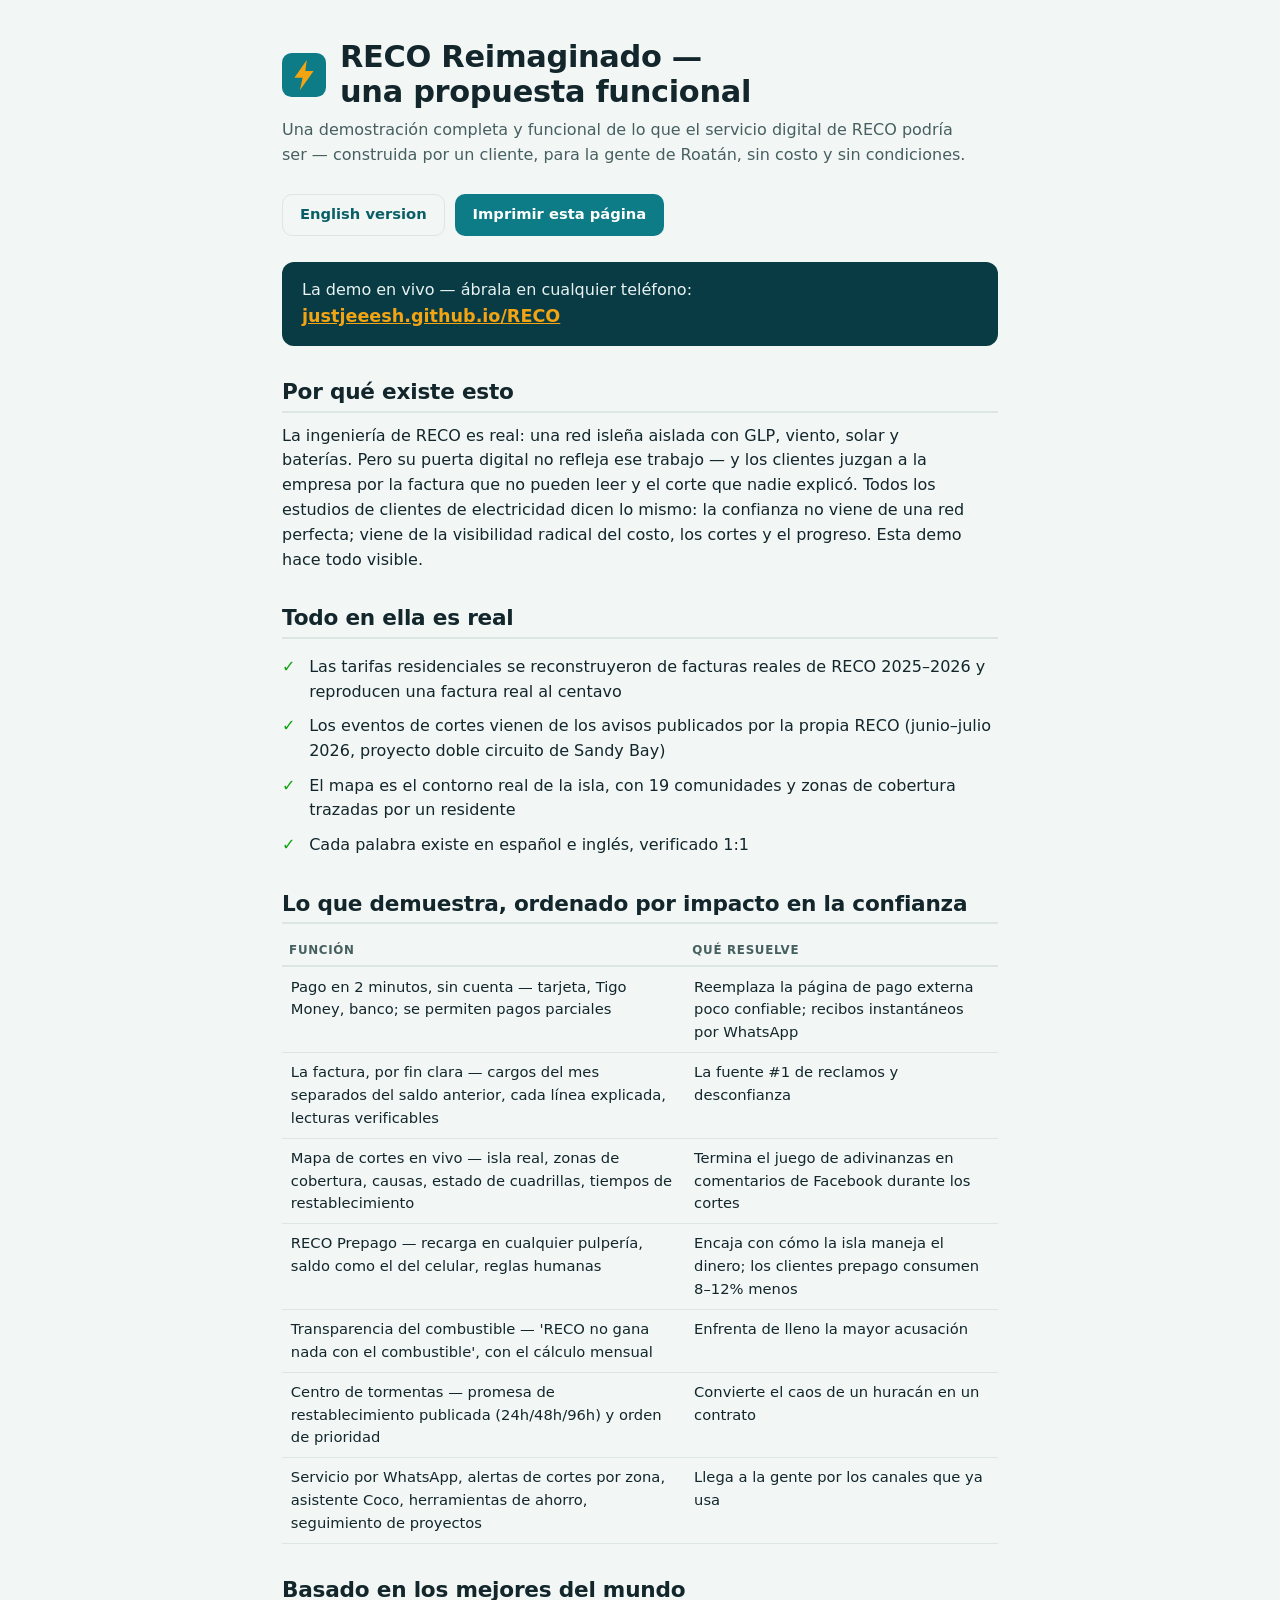
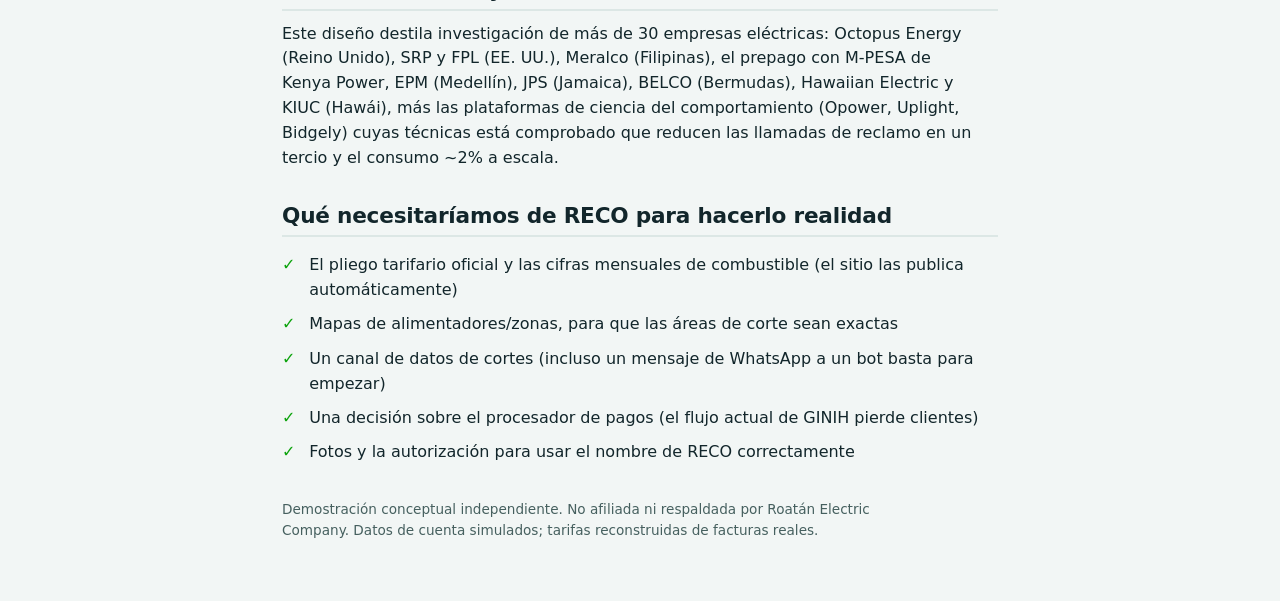
<file: pitch.html>
<!doctype html>
<html lang="es">
<head>
<meta charset="utf-8">
<meta name="viewport" content="width=device-width, initial-scale=1">
<title>RECO Reimaginado — la propuesta / the proposal</title>
<meta name="robots" content="noindex">
<link rel="icon" href="icon.svg">
<link rel="stylesheet" href="styles.css">
<style>
  .pitch { max-width: 760px; margin: 0 auto; padding: 40px 22px 60px; }
  .pitch-head { display: flex; align-items: center; gap: 14px; margin-bottom: 8px; }
  .pitch-head .brand-mark { width: 44px; height: 44px; }
  .pitch h1 { font-size: 1.9rem; margin: 0; }
  .pitch-sub { color: var(--ink-2); margin-bottom: 26px; }
  .pitch h2 { margin-top: 34px; border-bottom: 2px solid var(--line); padding-bottom: 6px; }
  .pitch-tools { display: flex; gap: 10px; margin: 18px 0 26px; }
  .pt-table { width: 100%; border-collapse: collapse; font-size: .92rem; }
  .pt-table th { text-align: left; font-size: .74rem; text-transform: uppercase; letter-spacing: .06em; color: var(--ink-2); border-bottom: 2px solid var(--line); padding: .5em .6em; }
  .pt-table td { padding: .55em .6em; border-bottom: 1px solid var(--line); vertical-align: top; }
  .pt-url { background: var(--deep); color: var(--deep-ink); border-radius: var(--radius); padding: 16px 20px; margin: 22px 0; }
  .pt-url a { color: var(--accent); font-weight: 800; font-size: 1.1rem; word-break: break-all; }
  .pitch .check-list li { font-weight: 500; }
  @media print { .pitch-tools { display: none; } .pitch { padding: 0; } }
</style>
</head>
<body>
<div class="pitch">
  <div class="pitch-head">
    <svg class="brand-mark" viewBox="0 0 32 32" aria-hidden="true"><rect width="32" height="32" rx="7" fill="#0E7C86"/><path d="M18 5 9 18h6l-2 9 10-14h-6z" fill="#F2A413"/></svg>
    <h1 data-en="RECO Reimagined — a working proposal" data-es="RECO Reimaginado — una propuesta funcional">RECO Reimaginado — una propuesta funcional</h1>
  </div>
  <p class="pitch-sub" data-en="A complete, working demonstration of what RECO's digital service could be — built by a customer, for the people of Roatán, at no cost and with no strings." data-es="Una demostración completa y funcional de lo que el servicio digital de RECO podría ser — construida por un cliente, para la gente de Roatán, sin costo y sin condiciones.">Una demostración completa y funcional de lo que el servicio digital de RECO podría ser — construida por un cliente, para la gente de Roatán, sin costo y sin condiciones.</p>

  <div class="pitch-tools">
    <button class="btn btn-ghost" onclick="toggleLang()" id="lang-btn" type="button">English version</button>
    <button class="btn btn-primary" onclick="window.print()" type="button" data-en="Print this page" data-es="Imprimir esta página">Imprimir esta página</button>
  </div>

  <div class="pt-url">
    <span data-en="The live demo — open it on any phone:" data-es="La demo en vivo — ábrala en cualquier teléfono:">La demo en vivo — ábrala en cualquier teléfono:</span><br>
    <a href="https://justjeeesh.github.io/RECO/">justjeeesh.github.io/RECO</a>
  </div>

  <h2 data-en="Why this exists" data-es="Por qué existe esto">Por qué existe esto</h2>
  <p data-en="RECO's engineering is real: an isolated island grid with LPG, wind, solar and batteries. But its digital front door doesn't reflect that work — and customers judge the company by the bill they can't read and the outage nobody explained. Every study of utility customers says the same thing: trust doesn't come from a perfect grid; it comes from radical visibility of cost, outages, and progress. This demo makes everything visible." data-es="La ingeniería de RECO es real: una red isleña aislada con GLP, viento, solar y baterías. Pero su puerta digital no refleja ese trabajo — y los clientes juzgan a la empresa por la factura que no pueden leer y el corte que nadie explicó. Todos los estudios de clientes de electricidad dicen lo mismo: la confianza no viene de una red perfecta; viene de la visibilidad radical del costo, los cortes y el progreso. Esta demo hace todo visible.">La ingeniería de RECO es real: una red isleña aislada con GLP, viento, solar y baterías. Pero su puerta digital no refleja ese trabajo — y los clientes juzgan a la empresa por la factura que no pueden leer y el corte que nadie explicó. Todos los estudios de clientes de electricidad dicen lo mismo: la confianza no viene de una red perfecta; viene de la visibilidad radical del costo, los cortes y el progreso. Esta demo hace todo visible.</p>

  <h2 data-en="Everything in it is real" data-es="Todo en ella es real">Todo en ella es real</h2>
  <ul class="check-list">
    <li data-en="The residential rates were reconstructed from real 2025–2026 RECO bills and reproduce an actual bill to the centavo" data-es="Las tarifas residenciales se reconstruyeron de facturas reales de RECO 2025–2026 y reproducen una factura real al centavo">Las tarifas residenciales se reconstruyeron de facturas reales de RECO 2025–2026 y reproducen una factura real al centavo</li>
    <li data-en="The outage events come from RECO's own published notices (June–July 2026, Sandy Bay double-circuit project)" data-es="Los eventos de cortes vienen de los avisos publicados por la propia RECO (junio–julio 2026, proyecto doble circuito de Sandy Bay)">Los eventos de cortes vienen de los avisos publicados por la propia RECO (junio–julio 2026, proyecto doble circuito de Sandy Bay)</li>
    <li data-en="The map is the real island outline, with 19 communities and coverage zones traced by a resident" data-es="El mapa es el contorno real de la isla, con 19 comunidades y zonas de cobertura trazadas por un residente">El mapa es el contorno real de la isla, con 19 comunidades y zonas de cobertura trazadas por un residente</li>
    <li data-en="Every word exists in Spanish and English, verified 1:1" data-es="Cada palabra existe en español e inglés, verificado 1:1">Cada palabra existe en español e inglés, verificado 1:1</li>
  </ul>

  <h2 data-en="What it demonstrates, ranked by trust impact" data-es="Lo que demuestra, ordenado por impacto en la confianza">Lo que demuestra, ordenado por impacto en la confianza</h2>
  <div class="table-wrap">
  <table class="pt-table">
    <thead><tr><th data-en="Feature" data-es="Función">Función</th><th data-en="What it fixes" data-es="Qué resuelve">Qué resuelve</th></tr></thead>
    <tbody>
      <tr><td data-en="Pay in 2 minutes, no login — card, Tigo Money, bank; partial payments allowed" data-es="Pago en 2 minutos, sin cuenta — tarjeta, Tigo Money, banco; se permiten pagos parciales"><strong>Pago en 2 minutos, sin cuenta</strong> — tarjeta, Tigo Money, banco; se permiten pagos parciales</td><td data-en="Replaces the unreliable external payment page; instant receipts by WhatsApp" data-es="Reemplaza la página de pago externa poco confiable; recibos instantáneos por WhatsApp">Reemplaza la página de pago externa poco confiable; recibos instantáneos por WhatsApp</td></tr>
      <tr><td data-en="The bill, finally clear — current charges separated from old balance, every line explained, meter readings verifiable" data-es="La factura, por fin clara — cargos del mes separados del saldo anterior, cada línea explicada, lecturas verificables"><strong>La factura, por fin clara</strong> — cargos del mes separados del saldo anterior, cada línea explicada, lecturas verificables</td><td data-en="The #1 source of complaints and mistrust" data-es="La fuente #1 de reclamos y desconfianza">La fuente #1 de reclamos y desconfianza</td></tr>
      <tr><td data-en="Live outage map — real island, coverage zones, causes, crew status, restoration times" data-es="Mapa de cortes en vivo — isla real, zonas de cobertura, causas, estado de cuadrillas, tiempos de restablecimiento"><strong>Mapa de cortes en vivo</strong> — isla real, zonas de cobertura, causas, estado de cuadrillas, tiempos de restablecimiento</td><td data-en="Ends the Facebook-comment guessing game during outages" data-es="Termina el juego de adivinanzas en comentarios de Facebook durante los cortes">Termina el juego de adivinanzas en comentarios de Facebook durante los cortes</td></tr>
      <tr><td data-en="RECO Prepaid — top up at any pulpería, balance like phone credit, humane rules" data-es="RECO Prepago — recarga en cualquier pulpería, saldo como el del celular, reglas humanas"><strong>RECO Prepago</strong> — recarga en cualquier pulpería, saldo como el del celular, reglas humanas</td><td data-en="Matches how the island actually manages money; prepay customers use 8–12% less" data-es="Encaja con cómo la isla maneja el dinero; los clientes prepago consumen 8–12% menos">Encaja con cómo la isla maneja el dinero; los clientes prepago consumen 8–12% menos</td></tr>
      <tr><td data-en="Fuel-cost transparency — 'RECO makes no profit on fuel', with the monthly math" data-es="Transparencia del combustible — 'RECO no gana nada con el combustible', con el cálculo mensual"><strong>Transparencia del combustible</strong> — «RECO no gana nada con el combustible», con el cálculo mensual</td><td data-en="Attacks the single biggest accusation head-on" data-es="Enfrenta de lleno la mayor acusación">Enfrenta de lleno la mayor acusación</td></tr>
      <tr><td data-en="Storm center — published restoration promise (24h/48h/96h) and priority order" data-es="Centro de tormentas — promesa de restablecimiento publicada (24h/48h/96h) y orden de prioridad"><strong>Centro de tormentas</strong> — promesa de restablecimiento publicada (24h/48h/96h) y orden de prioridad</td><td data-en="Turns hurricane chaos into a contract" data-es="Convierte el caos de un huracán en un contrato">Convierte el caos de un huracán en un contrato</td></tr>
      <tr><td data-en="WhatsApp service, outage alerts by zone, Coco assistant, savings tools, projects tracker" data-es="Servicio por WhatsApp, alertas de cortes por zona, asistente Coco, herramientas de ahorro, seguimiento de proyectos"><strong>Y más</strong> — servicio por WhatsApp, alertas por zona, asistente Coco, herramientas de ahorro, seguimiento de proyectos</td><td data-en="Meets people in the channels they already use" data-es="Llega a la gente por los canales que ya usa">Llega a la gente por los canales que ya usa</td></tr>
    </tbody>
  </table>
  </div>

  <h2 data-en="Modeled on the best in the world" data-es="Basado en los mejores del mundo">Basado en los mejores del mundo</h2>
  <p data-en="This design distills research on 30+ utilities: Octopus Energy (UK), SRP and FPL (USA), Meralco (Philippines), Kenya Power's M-PESA prepaid, EPM (Medellín), JPS (Jamaica), BELCO (Bermuda), Hawaiian Electric and KIUC (Hawaii), plus the behavioral-science platforms (Opower, Uplight, Bidgely) whose techniques are proven to cut complaint calls by a third and reduce consumption ~2% at scale." data-es="Este diseño destila investigación de más de 30 empresas eléctricas: Octopus Energy (Reino Unido), SRP y FPL (EE. UU.), Meralco (Filipinas), el prepago con M-PESA de Kenya Power, EPM (Medellín), JPS (Jamaica), BELCO (Bermudas), Hawaiian Electric y KIUC (Hawái), más las plataformas de ciencia del comportamiento (Opower, Uplight, Bidgely) cuyas técnicas está comprobado que reducen las llamadas de reclamo en un tercio y el consumo ~2% a escala.">Este diseño destila investigación de más de 30 empresas eléctricas: Octopus Energy (Reino Unido), SRP y FPL (EE. UU.), Meralco (Filipinas), el prepago con M-PESA de Kenya Power, EPM (Medellín), JPS (Jamaica), BELCO (Bermudas), Hawaiian Electric y KIUC (Hawái), más las plataformas de ciencia del comportamiento (Opower, Uplight, Bidgely) cuyas técnicas está comprobado que reducen las llamadas de reclamo en un tercio y el consumo ~2% a escala.</p>

  <h2 data-en="What we'd need from RECO to make it real" data-es="Qué necesitaríamos de RECO para hacerlo realidad">Qué necesitaríamos de RECO para hacerlo realidad</h2>
  <ul class="check-list">
    <li data-en="The official tariff sheet and monthly fuel numbers (the site publishes them automatically)" data-es="El pliego tarifario oficial y las cifras mensuales de combustible (el sitio las publica automáticamente)">El pliego tarifario oficial y las cifras mensuales de combustible (el sitio las publica automáticamente)</li>
    <li data-en="Feeder/zone maps, so outage areas are exact" data-es="Mapas de alimentadores/zonas, para que las áreas de corte sean exactas">Mapas de alimentadores/zonas, para que las áreas de corte sean exactas</li>
    <li data-en="An outage feed (even a WhatsApp message to a bot is enough to start)" data-es="Un canal de datos de cortes (incluso un mensaje de WhatsApp a un bot basta para empezar)">Un canal de datos de cortes (incluso un mensaje de WhatsApp a un bot basta para empezar)</li>
    <li data-en="A payment processor decision (the current GINIH flow loses customers)" data-es="Una decisión sobre el procesador de pagos (el flujo actual de GINIH pierde clientes)">Una decisión sobre el procesador de pagos (el flujo actual de GINIH pierde clientes)</li>
    <li data-en="Photos and the green light to use the RECO name properly" data-es="Fotos y la autorización para usar el nombre de RECO correctamente">Fotos y la autorización para usar el nombre de RECO correctamente</li>
  </ul>

  <p class="muted small" style="margin-top:34px" data-en="Independent concept demo. Not affiliated with or endorsed by Roatán Electric Company. Account data simulated; rates reconstructed from real bills." data-es="Demostración conceptual independiente. No afiliada ni respaldada por Roatán Electric Company. Datos de cuenta simulados; tarifas reconstruidas de facturas reales.">Demostración conceptual independiente. No afiliada ni respaldada por Roatán Electric Company. Datos de cuenta simulados; tarifas reconstruidas de facturas reales.</p>
</div>

<script>
var L = "es";
function apply() {
  document.documentElement.lang = L;
  document.querySelectorAll("[data-en]").forEach(function (el) {
    var txt = el.dataset[L];
    if (txt != null) el.textContent = txt;
  });
  document.getElementById("lang-btn").textContent = L === "es" ? "English version" : "Versión en español";
}
function toggleLang() { L = L === "es" ? "en" : "es"; apply(); }
apply();
</script>
</body>
</html>
</file>
<file: styles.css>
/* ==========================================================================
   RECO Reimagined — design system
   Reef teal + energy amber on sea-tinted neutrals. Token-level theming:
   light defaults on :root, dark via media query, explicit data-theme wins.
   ========================================================================== */

:root {
  /* brand */
  --brand: #0E7C86;          /* reef teal */
  --brand-strong: #0A5F67;
  --deep: #093B44;           /* petrol panel */
  --deep-ink: #E8F3F2;       /* text on deep */
  --accent: #F2A413;         /* energy amber */
  --accent-ink: #2A1D02;

  /* ground */
  --paper: #F2F6F5;
  --card: #FCFEFD;
  --card-2: #F5FAF9;
  --ink: #12262B;
  --ink-2: #46605F;
  --ink-3: #7A908F;
  --line: #DCE7E5;
  --shadow: 0 1px 2px rgba(9, 59, 68, .06), 0 8px 24px rgba(9, 59, 68, .07);

  /* status (fixed, never themed as series) */
  --ok: #0CA30C;
  --warn: #B97A00;
  --danger: #D03B3B;

  /* chart series — validated categorical set */
  --s-gas: #EB6834;
  --s-wind: #2A78D6;
  --s-solar: #EDA100;
  --s-batt: #1BAF7A;
  --grid-line: #E3EAE8;
  --axis-ink: #7A908F;

  --radius: 12px;
  --radius-sm: 8px;
  --pagew: 1120px;

  --font-display: "Avenir Next", Avenir, Montserrat, Corbel, "Segoe UI", system-ui, sans-serif;
  --font-body: system-ui, -apple-system, "Segoe UI", Roboto, sans-serif;
  --font-mono: ui-monospace, "SF Mono", "Cascadia Code", Menlo, Consolas, monospace;
}

@media (prefers-color-scheme: dark) {
  :root {
    --brand: #35A6B0;
    --brand-strong: #5FC2CB;
    --deep: #0B2B32;
    --deep-ink: #DDEBEA;
    --accent: #F2A413;
    --accent-ink: #2A1D02;

    --paper: #0C1B1F;
    --card: #142529;
    --card-2: #0F2024;
    --ink: #E3EEED;
    --ink-2: #A7BCBA;
    --ink-3: #71898B;
    --line: #23393E;
    --shadow: 0 1px 2px rgba(0, 0, 0, .3), 0 8px 24px rgba(0, 0, 0, .25);

    --ok: #2FBE2F;
    --warn: #E9A93C;
    --danger: #E66060;

    --s-gas: #D95926;
    --s-wind: #3987E5;
    --s-solar: #C98500;
    --s-batt: #199E70;
    --grid-line: #21363B;
    --axis-ink: #71898B;
  }
}

/* explicit theme choice (viewer toggle) beats the media query, both ways */
:root[data-theme="light"] {
  --brand: #0E7C86; --brand-strong: #0A5F67; --deep: #093B44; --deep-ink: #E8F3F2;
  --accent: #F2A413; --accent-ink: #2A1D02;
  --paper: #F2F6F5; --card: #FCFEFD; --card-2: #F5FAF9;
  --ink: #12262B; --ink-2: #46605F; --ink-3: #7A908F; --line: #DCE7E5;
  --shadow: 0 1px 2px rgba(9,59,68,.06), 0 8px 24px rgba(9,59,68,.07);
  --ok: #0CA30C; --warn: #B97A00; --danger: #D03B3B;
  --s-gas: #EB6834; --s-wind: #2A78D6; --s-solar: #EDA100; --s-batt: #1BAF7A;
  --grid-line: #E3EAE8; --axis-ink: #7A908F;
}
:root[data-theme="dark"] {
  --brand: #35A6B0; --brand-strong: #5FC2CB; --deep: #0B2B32; --deep-ink: #DDEBEA;
  --accent: #F2A413; --accent-ink: #2A1D02;
  --paper: #0C1B1F; --card: #142529; --card-2: #0F2024;
  --ink: #E3EEED; --ink-2: #A7BCBA; --ink-3: #71898B; --line: #23393E;
  --shadow: 0 1px 2px rgba(0,0,0,.3), 0 8px 24px rgba(0,0,0,.25);
  --ok: #2FBE2F; --warn: #E9A93C; --danger: #E66060;
  --s-gas: #D95926; --s-wind: #3987E5; --s-solar: #C98500; --s-batt: #199E70;
  --grid-line: #21363B; --axis-ink: #71898B;
}

/* ---------- base ---------- */
* { box-sizing: border-box; }
[hidden] { display: none !important; }
html { scroll-behavior: smooth; }
body {
  margin: 0;
  font-family: var(--font-body);
  font-size: 16px;
  line-height: 1.55;
  color: var(--ink);
  background: var(--paper);
  -webkit-font-smoothing: antialiased;
}
h1, h2, h3 {
  font-family: var(--font-display);
  line-height: 1.15;
  text-wrap: balance;
  margin: 0 0 .5em;
  letter-spacing: -.01em;
}
h1 { font-size: clamp(1.9rem, 4.2vw, 3rem); font-weight: 700; }
h2 { font-size: 1.35rem; font-weight: 650; }
h3 { font-size: 1.05rem; font-weight: 650; }
p { margin: 0 0 .8em; max-width: 68ch; }
p:last-child { margin-bottom: 0; }
a { color: var(--brand-strong); }
img, svg { max-width: 100%; }
.mono { font-family: var(--font-mono); font-variant-numeric: tabular-nums; }
.muted { color: var(--ink-2); }
.small { font-size: .85rem; }
.eyebrow {
  text-transform: uppercase;
  letter-spacing: .12em;
  font-size: .76rem;
  font-weight: 700;
  color: var(--brand);
  margin-bottom: .9em;
}
.visually-hidden {
  position: absolute; width: 1px; height: 1px;
  overflow: hidden; clip: rect(0 0 0 0); white-space: nowrap;
}
:focus-visible { outline: 3px solid var(--accent); outline-offset: 2px; border-radius: 4px; }
.skip-link {
  position: absolute; left: -9999px; top: 0; z-index: 100;
  background: var(--deep); color: var(--deep-ink); padding: .6em 1em;
}
.skip-link:focus { left: 0; }
@media (prefers-reduced-motion: reduce) {
  *, *::before, *::after { animation-duration: .01ms !important; transition-duration: .01ms !important; }
  html { scroll-behavior: auto; }
}

/* ---------- demo notice ---------- */
.demo-note {
  background: var(--accent);
  color: var(--accent-ink);
  font-size: .8rem;
  text-align: center;
  padding: .45em 1em;
  font-weight: 600;
}

/* ---------- status strip ---------- */
.status-strip { background: var(--deep); }
.status-strip-inner {
  max-width: var(--pagew); margin: 0 auto;
  display: flex; align-items: center; gap: .6em; flex-wrap: wrap;
  padding: .5em 20px;
  color: var(--deep-ink); text-decoration: none; font-size: .86rem;
}
.status-strip-inner strong { font-weight: 650; }
.status-detail { opacity: .8; }
.status-link { margin-left: auto; font-weight: 600; color: var(--accent); white-space: nowrap; }
.status-dot { width: 10px; height: 10px; border-radius: 50%; flex: none; }
.status-dot.ok { background: var(--ok); box-shadow: 0 0 0 3px rgba(12,163,12,.25); }

/* ---------- header ---------- */
.site-header {
  position: sticky; top: 0; z-index: 50;
  background: var(--card);
  border-bottom: 1px solid var(--line);
}
.header-inner {
  max-width: var(--pagew); margin: 0 auto; padding: 10px 20px;
  display: flex; align-items: center; gap: 10px;
}
.brand { display: flex; align-items: center; gap: 10px; text-decoration: none; color: var(--ink); flex: none; }
.brand-mark { width: 36px; height: 36px; flex: none; }
.brand-text { font-family: var(--font-display); font-weight: 700; font-size: 1.25rem; line-height: 1.05; display: flex; flex-direction: column; }
.brand-sub { font-size: .62rem; font-weight: 600; letter-spacing: .08em; text-transform: uppercase; color: var(--ink-2); }
.main-nav { display: flex; gap: 2px; margin-left: auto; flex-wrap: wrap; }
.main-nav a {
  text-decoration: none; color: var(--ink-2); font-weight: 600; font-size: .86rem;
  padding: .5em .5em; border-radius: var(--radius-sm); white-space: nowrap;
}
.main-nav a:hover { color: var(--ink); background: var(--card-2); }
.main-nav a[aria-current="page"] { color: var(--brand-strong); background: var(--card-2); }
.header-actions { display: flex; align-items: center; gap: 8px; flex: none; }
.lang-toggle, .theme-toggle {
  border: 1px solid var(--line); background: var(--card); color: var(--ink-2);
  border-radius: var(--radius-sm); padding: .42em .6em; cursor: pointer; font: inherit;
  font-size: .85rem; font-weight: 700; display: inline-flex; align-items: center; gap: 2px;
}
.lang-toggle:hover, .theme-toggle:hover { color: var(--ink); border-color: var(--ink-3); }
.lang-opt { color: var(--ink-2); }
.lang-opt.is-active { color: var(--brand-strong); text-decoration: underline; text-underline-offset: 3px; }
.lang-sep { opacity: .3; }
.nav-burger { display: none; }

/* ---------- buttons ---------- */
.btn {
  display: inline-flex; align-items: center; justify-content: center; gap: .5em;
  font: inherit; font-weight: 700; font-size: .92rem;
  padding: .6em 1.15em; border-radius: 10px; cursor: pointer;
  text-decoration: none; border: 1px solid transparent;
  transition: transform .08s ease, box-shadow .12s ease;
}
.btn:active { transform: translateY(1px); }
.btn-primary { background: var(--brand); color: #fff; }
.btn-primary:hover { background: var(--brand-strong); }
:root[data-theme="dark"] .btn-primary, :root[data-theme="dark"] .btn-primary:hover { color: #06181B; }
@media (prefers-color-scheme: dark) {
  :root:not([data-theme="light"]) .btn-primary { color: #06181B; }
}
.btn-accent { background: var(--accent); color: var(--accent-ink); }
.btn-accent:hover { box-shadow: 0 2px 10px rgba(242, 164, 19, .45); }
.btn-ghost { background: transparent; color: var(--brand-strong); border-color: var(--line); }
.btn-ghost:hover { border-color: var(--brand); }

/* ---------- layout primitives ---------- */
.page { min-height: 40vh; }
.section { max-width: var(--pagew); margin: 0 auto; padding: 48px 20px; }
.section-alt { max-width: none; background: var(--card-2); border-block: 1px solid var(--line); }
.section-alt > * { max-width: var(--pagew); margin-inline: auto; }
.section-title { font-size: clamp(1.4rem, 2.6vw, 1.9rem); }
.section-lede { color: var(--ink-2); margin-bottom: 1.6em; }
.section-head-row { display: flex; align-items: baseline; justify-content: space-between; gap: 1em; flex-wrap: wrap; }
.see-all { font-weight: 700; text-decoration: none; }
.page-head { max-width: var(--pagew); margin: 0 auto; padding: 44px 20px 0; }
.page-head p { color: var(--ink-2); font-size: 1.05rem; }
.card {
  background: var(--card);
  border: 1px solid var(--line);
  border-radius: var(--radius);
  box-shadow: var(--shadow);
  padding: 22px;
}
.inner-card { margin-top: 18px; box-shadow: none; }
.split { display: grid; grid-template-columns: 1.2fr .8fr; gap: 32px; align-items: start; }
.split > *, .stack > *, .outage-layout > *, .rates-layout > *, .prepaid-layout > *,
.fuel-layout > *, .energy-layout > *, .service-grid > * { min-width: 0; }
.wa-chat, .coco-msgs { min-width: 0; }
.wa-msg, .coco-msg, .bd-info, .wiz-rec p { overflow-wrap: anywhere; }
.stack { display: grid; gap: 18px; align-content: start; }
.text-link { font-weight: 700; }

/* ---------- hero ---------- */
.hero { background: linear-gradient(180deg, var(--card-2), var(--paper)); border-bottom: 1px solid var(--line); }
.hero-inner {
  max-width: var(--pagew); margin: 0 auto; padding: 56px 20px;
  display: grid; grid-template-columns: 1.15fr .85fr; gap: 40px; align-items: center;
}
.hero-lede { font-size: 1.12rem; color: var(--ink-2); }
.quick-actions { display: grid; grid-template-columns: repeat(4, 1fr); gap: 10px; margin-top: 26px; }
.qa-card {
  display: flex; flex-direction: column; gap: 8px; align-items: flex-start;
  background: var(--card); border: 1px solid var(--line); border-radius: var(--radius);
  padding: 14px; text-decoration: none; color: var(--ink); font-weight: 650; font-size: .9rem;
  box-shadow: var(--shadow); transition: transform .1s ease, border-color .1s ease;
}
.qa-card:hover { transform: translateY(-2px); border-color: var(--brand); }
.qa-icon { color: var(--brand); width: 26px; height: 26px; }
.qa-icon svg { width: 26px; height: 26px; }

.hero-panel { padding: 20px; }
.panel-head { display: flex; align-items: center; justify-content: space-between; gap: 1em; margin-bottom: 8px; }
.panel-head h2, .panel-head h3 { margin: 0; }
.live-chip {
  display: inline-flex; align-items: center; gap: 6px;
  font-size: .72rem; font-weight: 700; letter-spacing: .04em; text-transform: uppercase;
  color: var(--ink-2); background: var(--card-2); border: 1px solid var(--line);
  border-radius: 99px; padding: .3em .7em; white-space: nowrap;
}
.pulse { width: 8px; height: 8px; border-radius: 50%; background: var(--ok); animation: pulse 2s infinite; }
@keyframes pulse { 0%,100% { opacity: 1; } 50% { opacity: .35; } }
.grid-stats { display: grid; grid-template-columns: repeat(3, 1fr); gap: 8px; margin: 14px 0; }
.stat { display: flex; flex-direction: column; gap: 2px; background: var(--card-2); border-radius: var(--radius-sm); padding: 10px 12px; }
.stat-value { font-family: var(--font-display); font-size: 1.35rem; font-weight: 700; }
.stat-label { font-size: .74rem; color: var(--ink-2); font-weight: 600; }
.mix-wrap { display: flex; align-items: center; gap: 18px; }
.mix-donut { flex: none; }
.mix-legend { list-style: none; margin: 0; padding: 0; display: grid; gap: 6px; font-size: .86rem; flex: 1; }
.mix-legend li { display: flex; align-items: center; gap: 8px; }
.mix-legend .swatch { width: 11px; height: 11px; border-radius: 3px; flex: none; }
.mix-legend .val { margin-left: auto; font-family: var(--font-mono); font-variant-numeric: tabular-nums; color: var(--ink-2); }
.panel-foot { display: block; margin-top: 14px; font-weight: 700; text-decoration: none; font-size: .92rem; }

/* ---------- feature grid / news ---------- */
.feature-grid { display: grid; grid-template-columns: repeat(3, 1fr); gap: 18px; }
.feature { text-decoration: none; color: var(--ink); transition: transform .1s ease, border-color .1s ease; }
.feature:hover { transform: translateY(-2px); border-color: var(--brand); }
.feature h3 { color: var(--brand-strong); }
.feature p { font-size: .92rem; color: var(--ink-2); }
.news-grid { display: grid; grid-template-columns: repeat(3, 1fr); gap: 18px; margin-top: 18px; }
.news-item { display: flex; flex-direction: column; gap: 8px; }
.news-tag {
  align-self: flex-start; font-size: .7rem; font-weight: 700; letter-spacing: .06em; text-transform: uppercase;
  padding: .25em .7em; border-radius: 99px; background: var(--card-2); border: 1px solid var(--line); color: var(--ink-2);
}
.news-item time { font-size: .8rem; color: var(--ink-2); }
.news-item h3 { margin: 0; }
.news-item p { font-size: .92rem; color: var(--ink-2); }

/* ---------- checklist / tips ---------- */
.check-list { list-style: none; padding: 0; margin: 1em 0 0; display: grid; gap: .6em; }
.check-list li { padding-left: 1.7em; position: relative; font-weight: 550; }
.check-list li::before {
  content: "✓"; position: absolute; left: 0; top: 0;
  color: var(--ok); font-weight: 800;
}
.tip-card { border-top: 4px solid var(--accent); }
.tip-big { font-size: 1.05rem; font-weight: 550; }

/* ---------- outage page ---------- */
.outage-layout { display: grid; grid-template-columns: 1.1fr .9fr; gap: 24px; align-items: start; }
.map-card h2 { margin-bottom: 4px; }
.island-map { position: relative; }
.island-map svg {
  width: 100%; height: auto; display: block;
  background: color-mix(in srgb, var(--s-wind) 9%, var(--card));
  border-radius: 14px;
  cursor: grab; touch-action: none;
}
.island-map svg:active { cursor: grabbing; }
.map-zoom {
  position: absolute; top: 10px; right: 10px;
  display: flex; flex-direction: column; gap: 4px;
}
.map-zoom button {
  width: 34px; height: 34px; border-radius: 8px;
  border: 1px solid var(--line); background: var(--card); color: var(--ink);
  font-size: 1.1rem; font-weight: 700; cursor: pointer; line-height: 1;
  box-shadow: var(--shadow);
}
.map-zoom button:hover { border-color: var(--brand); color: var(--brand-strong); }
#lm-layer, .zone-dot.z-minor, .z-area-ok { transition: opacity .35s ease; }
.z-area { cursor: pointer; }
.z-area:hover { stroke-width: 2; }
.landmark { cursor: help; }
.z-dot.z-focus { animation: z-pop 1s ease; }
@keyframes z-pop { 0% { stroke-width: 2; } 30% { stroke-width: 10; } 100% { stroke-width: 2; } }
.oe-map-link { font-size: .8rem; font-weight: 700; color: var(--brand-strong); margin-top: 4px; }
.outage-event { cursor: pointer; transition: border-color .15s ease, background .15s ease; }
.outage-event:hover { border-color: var(--brand); background: var(--card-2); }
.map-key { display: flex; gap: 18px; flex-wrap: wrap; margin-top: 10px; font-size: .84rem; color: var(--ink-2); }
.key-item { display: inline-flex; align-items: center; gap: 6px; }
.key-dot { width: 10px; height: 10px; border-radius: 50%; display: inline-block; flex: none; }
.key-dot.ok { background: var(--ok); }
.key-dot.planned { background: var(--warn); }
.key-dot.out { background: var(--danger); }
.outage-side { display: grid; gap: 18px; }
.outage-list { display: grid; gap: 12px; }
.outage-event { border: 1px solid var(--line); border-radius: var(--radius-sm); padding: 12px 14px; display: grid; gap: 4px; }
.outage-event .oe-head { display: flex; align-items: center; gap: 8px; font-weight: 700; }
.outage-event .oe-meta { font-size: .84rem; color: var(--ink-2); }
.outage-event .oe-eta { font-size: .84rem; font-weight: 700; }
.crew-bar { display: flex; gap: 3px; margin-top: 8px; }
.crew-seg { height: 6px; flex: 1; border-radius: 3px; background: var(--line); }
.crew-seg.done { background: var(--brand); }
.crew-line { margin-top: 2px; }
.crew-line strong { color: var(--ink); }
.zone-dot { cursor: pointer; }
.zone-dot:focus-visible { outline: 3px solid var(--accent); outline-offset: 2px; }

/* ---------- forms ---------- */
.form { display: grid; gap: 14px; }
.form-inline { grid-template-columns: 1fr auto; align-items: center; }
.form-row { display: grid; gap: 6px; }
.form-2col { display: grid; grid-template-columns: 1fr 1fr; gap: 14px; }
label { font-weight: 650; font-size: .9rem; }
input, select, textarea {
  font: inherit; color: var(--ink);
  background: var(--card-2); border: 1px solid var(--line); border-radius: var(--radius-sm);
  padding: .6em .8em; width: 100%;
}
input::placeholder, textarea::placeholder { color: var(--ink-3); }
input[type="range"] { padding: 0; accent-color: var(--brand); background: transparent; border: none; }
.range-refs { display: flex; justify-content: space-between; font-size: .74rem; color: var(--ink-2); }
.choices { display: flex; gap: 8px; flex-wrap: wrap; }
.chip {
  display: inline-flex; align-items: center; gap: .45em;
  border: 1px solid var(--line); border-radius: 99px; padding: .45em 1em;
  font-size: .88rem; font-weight: 650; cursor: pointer; background: var(--card); color: var(--ink-2);
}
.chip:hover { border-color: var(--brand); color: var(--ink); }
.chip input { width: auto; accent-color: var(--brand); margin: 0; }
.chip.is-active, .chip:has(input:checked) { border-color: var(--brand); color: var(--brand-strong); background: var(--card-2); }
.form-note { font-size: .84rem; color: var(--ink-2); }
.form-note.danger { color: var(--danger); font-weight: 650; }
.form-done { color: var(--ok); font-weight: 700; font-size: .92rem; }

/* ---------- portal / dashboard ---------- */
.portal { max-width: 880px; margin: 0 auto; }
.dash-head { display: flex; align-items: flex-start; justify-content: space-between; gap: 1em; margin-bottom: 16px; }
.dash-head h2 { margin-bottom: 2px; }
.dash-grid { display: grid; grid-template-columns: 1.1fr .9fr 1fr; gap: 14px; }
.dash-tile {
  background: var(--card-2); border: 1px solid var(--line); border-radius: var(--radius);
  padding: 16px; display: flex; flex-direction: column; gap: 4px; align-items: flex-start;
}
.dash-tile.balance { border-top: 4px solid var(--accent); }
.tile-label { font-size: .78rem; font-weight: 700; text-transform: uppercase; letter-spacing: .06em; color: var(--ink-2); }
.tile-value { font-family: var(--font-display); font-size: 1.8rem; font-weight: 700; }
.tile-sub { font-size: .84rem; color: var(--ink-2); margin-bottom: 8px; }
.dash-tile .btn { margin-top: auto; }
.toggles { gap: 10px; justify-content: center; }
.switch-row { display: flex; align-items: center; justify-content: space-between; width: 100%; font-size: .92rem; }
.switch { appearance: none; width: 40px; height: 22px; border-radius: 99px; background: var(--line); position: relative; cursor: pointer; flex: none; border: none; padding: 0; transition: background .15s ease; }
.switch::after { content: ""; position: absolute; top: 3px; left: 3px; width: 16px; height: 16px; border-radius: 50%; background: var(--card); transition: left .15s ease; box-shadow: 0 1px 2px rgba(0,0,0,.25); }
.switch:checked { background: var(--ok); }
.switch:checked::after { left: 21px; }

.usage-chart svg, .demand-chart svg { width: 100%; height: auto; display: block; }
.table-wrap { overflow-x: auto; }
.data-table { width: 100%; border-collapse: collapse; font-size: .92rem; }
.data-table th {
  text-align: left; font-size: .74rem; text-transform: uppercase; letter-spacing: .06em;
  color: var(--ink-2); border-bottom: 2px solid var(--line); padding: .5em .7em;
}
.data-table td { padding: .55em .7em; border-bottom: 1px solid var(--line); }
.data-table .num { text-align: right; font-variant-numeric: tabular-nums; }
.data-table td.num { font-family: var(--font-mono); }
.pill { display: inline-block; font-size: .74rem; font-weight: 700; padding: .2em .7em; border-radius: 99px; }
.pill.paid { background: color-mix(in srgb, var(--ok) 14%, transparent); color: var(--ok); }
.pill.due { background: color-mix(in srgb, var(--warn) 16%, transparent); color: var(--warn); }

/* ---------- pay ways ---------- */
.pay-grid { display: grid; grid-template-columns: repeat(4, 1fr); gap: 18px; }
.pay-way { position: relative; }
.pay-way p { font-size: .9rem; color: var(--ink-2); }
.pay-way h3 { padding-right: 72px; }
.pay-tag { position: absolute; top: 16px; right: 14px; font-size: .68rem; font-weight: 800; text-transform: uppercase; letter-spacing: .06em; padding: .25em .7em; border-radius: 99px; }
.pay-tag.best { background: var(--accent); color: var(--accent-ink); }

/* ---------- bill explainer ---------- */
.bill-explainer { max-width: 720px; margin: 0 auto; padding: 10px 22px; }
.bill-line { border-bottom: 1px solid var(--line); }
.bill-line:last-child { border-bottom: none; }
.bill-line summary {
  display: flex; align-items: baseline; gap: 12px; cursor: pointer; list-style: none;
  padding: 14px 4px; font-weight: 650;
}
.bill-line summary::-webkit-details-marker { display: none; }
.bill-line summary::after { content: "+"; margin-left: 4px; color: var(--brand); font-weight: 800; }
.bill-line[open] summary::after { content: "–"; }
.bill-line .bl-amount { margin-left: auto; font-family: var(--font-mono); font-variant-numeric: tabular-nums; }
.bill-line .bl-body { padding: 0 4px 16px; color: var(--ink-2); font-size: .94rem; }
.bill-line.total summary { font-size: 1.08rem; font-weight: 800; }

/* ---------- rates ---------- */
.rates-layout { display: grid; grid-template-columns: 1fr 1fr; gap: 24px; align-items: start; }
.rate-extras { margin-top: 16px; display: grid; gap: 8px; font-size: .92rem; color: var(--ink-2); }
.rate-extras strong { color: var(--ink); }
.calc-breakdown { margin-top: 18px; display: grid; gap: 10px; }
.calc-bar { display: flex; height: 34px; border-radius: 8px; overflow: hidden; background: var(--card-2); }
.calc-bar .seg { min-width: 2px; border-right: 2px solid var(--card); }
.calc-bar .seg:last-child { border-right: none; }
.calc-rows { display: grid; gap: 6px; font-size: .94rem; }
.calc-row { display: flex; align-items: center; gap: 8px; }
.calc-row .swatch { width: 11px; height: 11px; border-radius: 3px; flex: none; }
.calc-row .amt { margin-left: auto; font-family: var(--font-mono); font-variant-numeric: tabular-nums; }
.calc-total { display: flex; align-items: baseline; justify-content: space-between; border-top: 2px solid var(--line); padding-top: 10px; font-weight: 800; font-size: 1.15rem; }
.calc-total .usd { font-size: .85rem; color: var(--ink-2); font-weight: 600; }
.why-grid { display: grid; grid-template-columns: repeat(3, 1fr); gap: 18px; }
.why-card p { font-size: .92rem; color: var(--ink-2); }

/* ---------- service ---------- */
.service-grid { display: grid; grid-template-columns: 1.1fr .9fr; gap: 24px; align-items: start; }
.steps { list-style: none; counter-reset: step; margin: 0 0 20px; padding: 0; display: grid; gap: 16px; }
.steps li { counter-increment: step; position: relative; padding-left: 46px; display: grid; gap: 2px; }
.steps li::before {
  content: counter(step);
  position: absolute; left: 0; top: 0;
  width: 30px; height: 30px; border-radius: 50%;
  background: var(--brand); color: #fff;
  display: flex; align-items: center; justify-content: center;
  font-weight: 800; font-size: .9rem; font-family: var(--font-display);
}
.steps li span { color: var(--ink-2); font-size: .93rem; }
.track-status { display: grid; gap: 8px; margin-top: 14px; }
.track-step { display: flex; gap: 10px; align-items: center; font-size: .92rem; }
.track-step .key-dot.pending { background: var(--line); }

/* ---------- energy ---------- */
.energy-layout { display: grid; grid-template-columns: 1.15fr .85fr; gap: 24px; align-items: start; }
.fleet { list-style: none; margin: 0; padding: 0; display: grid; gap: 16px; }
.fleet li { display: flex; gap: 12px; }
.fleet-dot { width: 12px; height: 12px; border-radius: 4px; flex: none; margin-top: 5px; }
.fleet p { font-size: .9rem; color: var(--ink-2); margin: 2px 0 0; }
.timeline { list-style: none; margin: 0; padding: 0; display: grid; gap: 0; }
.timeline li { display: flex; gap: 20px; padding: 14px 0; border-left: 3px solid var(--line); padding-left: 24px; position: relative; }
.timeline li::before { content: ""; position: absolute; left: -8px; top: 22px; width: 13px; height: 13px; border-radius: 50%; background: var(--brand); border: 3px solid var(--paper); }
.section-alt .timeline li::before { border-color: var(--card-2); }
.tl-year { font-weight: 800; color: var(--brand-strong); flex: none; width: 52px; }
.timeline p { font-size: .92rem; color: var(--ink-2); margin: 2px 0 0; }

/* ---------- news page ---------- */
.news-filter { display: flex; gap: 8px; flex-wrap: wrap; margin-bottom: 22px; }
.news-filter .chip { border: 1px solid var(--line); background: var(--card); }
.news-filter .chip.is-active { border-color: var(--brand); color: var(--brand-strong); background: var(--card-2); }

/* ---------- contact ---------- */
.contact-grid { display: grid; grid-template-columns: repeat(3, 1fr); gap: 18px; }
.contact-card.emergency { border-top: 4px solid var(--danger); }
.contact-big { font-size: 1.6rem; font-weight: 800; margin: .2em 0; }
.contact-card p { font-size: .92rem; }
.offices { display: grid; grid-template-columns: repeat(3, 1fr); gap: 18px; margin-top: 18px; }
.office p { font-size: .9rem; color: var(--ink-2); }
.wait { display: flex; align-items: center; gap: 8px; font-weight: 650; color: var(--ink); }
.message-card { margin-top: 24px; max-width: 720px; }

/* ---------- footer ---------- */
.site-footer { background: var(--deep); color: var(--deep-ink); margin-top: 56px; }
.footer-inner {
  max-width: var(--pagew); margin: 0 auto; padding: 40px 20px;
  display: grid; grid-template-columns: 1.2fr 1fr .8fr; gap: 32px;
}
.footer-brand { display: flex; gap: 12px; align-items: flex-start; }
.footer-brand p { font-size: .88rem; opacity: .75; margin-top: 4px; }
.footer-nav { display: grid; gap: 8px; align-content: start; }
.footer-nav a { color: var(--deep-ink); text-decoration: none; font-size: .92rem; opacity: .85; }
.footer-nav a:hover { opacity: 1; text-decoration: underline; }
.footer-meta p { margin: 0 0 .3em; font-size: .92rem; opacity: .85; }
.footer-legal {
  border-top: 1px solid rgba(255,255,255,.14);
  padding: 16px 20px 22px; text-align: center;
  font-size: .78rem; opacity: .6; max-width: var(--pagew); margin: 0 auto;
}

/* ---------- promise band (50×30) ---------- */
.promise-band { background: var(--deep); color: var(--deep-ink); }
.promise-inner {
  max-width: var(--pagew); margin: 0 auto; padding: 36px 20px;
  display: grid; grid-template-columns: 1.1fr .9fr; gap: 32px; align-items: center;
}
.promise-copy h2 { color: #fff; margin-bottom: .2em; }
.promise-copy p { opacity: .85; }
.promise-copy .eyebrow { color: var(--accent); }
.promise-bar {
  position: relative; height: 34px; border-radius: 99px;
  background: rgba(255,255,255,.12); overflow: hidden;
}
.promise-fill {
  height: 100%; background: var(--accent); border-radius: 99px;
  display: flex; align-items: center; justify-content: flex-end;
  color: var(--accent-ink); font-weight: 800; font-size: .85rem; padding-right: 12px;
  min-width: 70px;
}
.promise-goal {
  position: absolute; right: 12px; top: 50%; transform: translateY(-50%);
  font-weight: 700; font-size: .85rem; opacity: .8;
}
.promise-link { display: inline-block; margin-top: 10px; color: var(--accent); }
.promise-bar.big { height: 44px; background: var(--card-2); border: 1px solid var(--line); margin-bottom: 20px; }
.promise-bar.big .promise-goal { color: var(--ink-2); opacity: 1; }
.promise-stats { margin-top: 4px; }

/* ---------- storm center ---------- */
.ready-grid, .score-grid { display: grid; grid-template-columns: repeat(4, 1fr); gap: 18px; }
.ready-tile { display: flex; flex-direction: column; gap: 6px; }
.ready-tile .tile-value { font-size: 2rem; color: var(--brand-strong); }
.phase-grid { display: grid; grid-template-columns: repeat(3, 1fr); gap: 18px; }
.phase-card { border-top: 4px solid var(--brand); }
.phase-when { display: inline-block; font-weight: 800; font-size: .8rem; letter-spacing: .06em; text-transform: uppercase; color: var(--accent-ink); background: var(--accent); border-radius: 99px; padding: .3em .9em; margin-bottom: 10px; }
.phase-card p { font-size: .92rem; color: var(--ink-2); }
.priority-list { list-style: none; counter-reset: prio; margin: 0; padding: 0; display: grid; gap: 14px; max-width: 760px; }
.priority-list li { counter-increment: prio; position: relative; padding-left: 56px; display: grid; gap: 2px; }
.priority-list li::before {
  content: counter(prio);
  position: absolute; left: 0; top: 0;
  width: 38px; height: 38px; border-radius: 50%;
  background: var(--deep); color: var(--accent);
  display: flex; align-items: center; justify-content: center;
  font-weight: 800; font-size: 1.05rem; font-family: var(--font-display);
}
.priority-list span { color: var(--ink-2); font-size: .93rem; }
.prep-grid { display: grid; grid-template-columns: repeat(3, 1fr); gap: 18px; }
.storm-cta { display: flex; align-items: center; gap: 18px; flex-wrap: wrap; margin-top: 22px; }
.storm-phone { font-weight: 700; }

/* ---------- prepaid ---------- */
.prepaid-layout { display: grid; grid-template-columns: 1.05fr .95fr; gap: 24px; align-items: start; }
.prepaid-balance { display: flex; gap: 28px; align-items: flex-end; margin: 10px 0 14px; flex-wrap: wrap; }
.prepaid-balance .tile-value { font-size: 2.4rem; }
.pp-days-num { font-family: var(--font-display); font-size: 2.4rem; font-weight: 700; color: var(--brand-strong); }
.pp-burn svg { width: 100%; height: auto; display: block; }
.pp-topup { display: flex; align-items: center; gap: 12px; flex-wrap: wrap; margin: 14px 0; font-weight: 650; }
.pp-amt { cursor: pointer; }
.topup-list { list-style: none; margin: 0 0 16px; padding: 0; display: grid; gap: 10px; font-size: .93rem; }
.topup-list span { color: var(--ink-2); }
.barcode-card {
  border: 1px dashed var(--ink-3); border-radius: var(--radius-sm);
  padding: 12px 14px; display: grid; gap: 6px; justify-items: center; text-align: center;
  background: var(--card-2);
}
.barcode { width: 200px; height: 44px; }
.rules-card { border-top: 4px solid var(--ok); }
.steps-row { display: grid; grid-template-columns: repeat(3, 1fr); gap: 24px; }
.steps-row li { padding-left: 46px; }

/* ---------- billing extras ---------- */
.health-row { display: flex; gap: 10px; flex-wrap: wrap; margin-bottom: 14px; }
.health-chip {
  display: inline-flex; align-items: center; gap: 7px;
  font-size: .82rem; font-weight: 700;
  border: 1px solid var(--line); border-radius: 99px; padding: .35em .9em;
  background: var(--card-2);
}
.cycle-bar { width: 100%; height: 8px; border-radius: 99px; background: var(--line); overflow: hidden; margin: 6px 0 2px; }
.cycle-fill { height: 100%; background: var(--brand); border-radius: 99px; }
.due-row { gap: 8px; }
.due-select { width: auto; padding: .3em .5em; }
.guest-pay {
  margin-top: 22px; display: grid; grid-template-columns: 1.2fr .8fr; gap: 24px; align-items: center;
  border-left: 4px solid var(--accent);
}
.guest-copy p { font-size: .93rem; color: var(--ink-2); }
.ladder-grid { display: grid; grid-template-columns: repeat(3, 1fr); gap: 18px; }
.ladder-card { position: relative; padding-top: 30px; }
.ladder-step {
  position: absolute; top: -16px; left: 20px;
  width: 34px; height: 34px; border-radius: 50%;
  background: var(--brand); color: #fff;
  display: flex; align-items: center; justify-content: center;
  font-weight: 800; font-family: var(--font-display);
  box-shadow: var(--shadow);
}
.ladder-card p { font-size: .92rem; color: var(--ink-2); }

/* ---------- fuel & scorecard ---------- */
.fuel-layout { display: grid; grid-template-columns: 1.05fr .95fr; gap: 24px; align-items: start; }
.fuel-chart svg { width: 100%; height: auto; display: block; }
.fuel-math td { font-size: .92rem; }
.fuel-total td { font-weight: 800; border-top: 2px solid var(--line); }
.score-spark svg { width: 100%; height: auto; display: block; margin-top: 6px; }

/* ---------- fan club & green strip ---------- */
.fanclub { border-top: 4px solid var(--s-wind); }
.fanclub-now { display: flex; align-items: center; gap: 20px; margin: 16px 0 18px; flex-wrap: wrap; }
.fan-anim { width: 62px; height: 62px; flex: none; }
.fan-blades { transform-origin: 30px 30px; animation: spin 3s linear infinite; }
@keyframes spin { to { transform: rotate(360deg); } }
@media (prefers-reduced-motion: reduce) { .fan-blades { animation: none; } }
.fanclub-now .tile-value { font-size: 1.6rem; }
.fan-discount {
  margin-left: auto; font-weight: 800; font-size: 1.1rem;
  background: var(--card-2); border: 2px solid var(--s-wind); border-radius: var(--radius);
  padding: 12px 18px; text-align: center; min-width: 130px;
}
.fan-discount.active { background: var(--s-wind); color: #fff; border-color: var(--s-wind); }
.green-strip { display: flex; gap: 2px; height: 46px; margin: 14px 0 8px; border-radius: 8px; overflow: hidden; }
.green-strip .cell { flex: 1; position: relative; }
.green-strip .cell.now::after {
  content: ""; position: absolute; left: 50%; top: 50%;
  transform: translate(-50%, -50%);
  width: 8px; height: 8px; border-radius: 50%;
  background: var(--card); border: 2px solid var(--ink);
}
.green-strip .lv-best { background: var(--brand); }
.green-strip .lv-good { background: color-mix(in srgb, var(--brand) 45%, var(--card-2)); }
.green-strip .lv-mid { background: var(--line); }
.green-strip .lv-peak { background: var(--s-gas); }
.strip-legend { display: flex; gap: 16px; flex-wrap: wrap; font-size: .82rem; color: var(--ink-2); margin-top: 16px; }
.strip-key { width: 12px; height: 12px; border-radius: 3px; display: inline-block; }
.strip-key.best { background: var(--brand); }
.strip-key.good { background: color-mix(in srgb, var(--brand) 45%, var(--card-2)); border: 1px solid var(--line); }
.strip-key.mid { background: var(--line); }
.strip-key.peak { background: var(--s-gas); }
.tip-line { font-weight: 650; margin-top: 12px; }

/* ---------- service: guided chooser ---------- */
.svc-page { max-width: 780px; margin: 0 auto; }
.svc-tabs { display: grid; grid-template-columns: 1fr 1fr; gap: 10px; margin-bottom: 22px; }
.svc-tab {
  display: flex; align-items: center; gap: 12px; text-align: left;
  font: inherit; font-size: .95rem; cursor: pointer;
  background: var(--card); color: var(--ink);
  border: 1.5px solid var(--line); border-radius: var(--radius);
  padding: 14px 16px; box-shadow: var(--shadow);
  transition: border-color .12s ease, background .12s ease;
}
.svc-tab:hover { border-color: var(--brand); }
.svc-tab.is-on { border-color: var(--brand); background: color-mix(in srgb, var(--brand) 8%, var(--card)); }
.svc-tab-icon { font-size: 1.3rem; flex: none; }
.svc-panel { display: grid; gap: 18px; }
.svc-req { box-shadow: none; background: var(--card-2); }
.svc-steps { margin: 0; }
.svc-panel > .btn { justify-self: start; }
.doc-list { display: grid; gap: 10px; }
.doc-row {
  display: flex; align-items: center; gap: 12px; text-align: left;
  font: inherit; font-weight: 650; cursor: pointer;
  background: var(--card); color: var(--ink);
  border: 1px solid var(--line); border-radius: var(--radius-sm); padding: 12px 14px;
}
.doc-row:hover { border-color: var(--brand); background: var(--card-2); }

/* ---------- news: now-strip + timeline ---------- */
.news-page { max-width: 820px; margin: 0 auto; }
.news-now { display: grid; gap: 10px; margin-bottom: 30px; }
.now-row {
  display: flex; align-items: center; flex-wrap: wrap; gap: 6px 12px;
  border-radius: var(--radius); padding: 12px 16px;
  text-decoration: none; color: var(--ink); font-size: .93rem;
  border: 1px solid var(--line);
}
.now-row.out { background: color-mix(in srgb, var(--danger) 8%, var(--card)); border-left: 5px solid var(--danger); }
.now-row.planned { background: color-mix(in srgb, var(--warn) 9%, var(--card)); border-left: 5px solid var(--warn); }
.now-row strong { flex: none; }
.now-row .now-go { margin-left: auto; font-weight: 700; color: var(--brand-strong); white-space: nowrap; }
.now-label {
  font-size: .74rem; font-weight: 800; letter-spacing: .08em; text-transform: uppercase;
  color: var(--ink-2); margin-bottom: 2px;
}
.news-rec-head { margin-bottom: 8px; }
.news-tl { position: relative; padding-left: 26px; border-left: 3px solid var(--line); display: grid; gap: 26px; }
.tl-month {
  font-size: .78rem; font-weight: 800; letter-spacing: .08em; text-transform: uppercase;
  color: var(--ink-2); margin: 8px 0 -12px;
}
.tl-item { position: relative; display: grid; gap: 4px; }
.tl-item::before {
  content: ""; position: absolute; left: -33px; top: 6px;
  width: 13px; height: 13px; border-radius: 50%;
  background: var(--brand); border: 3px solid var(--paper);
}
.tl-item time { font-size: .8rem; color: var(--ink-2); font-weight: 650; }
.tl-item h3 { margin: 0; }
.tl-item p { font-size: .93rem; color: var(--ink-2); }
.tl-item .news-tag { justify-self: start; }

/* ---------- flex events ---------- */
.event-grid { display: grid; grid-template-columns: 1fr 1fr; gap: 18px; margin-bottom: 14px; }
.event-card { display: flex; flex-direction: column; gap: 8px; border-top: 4px solid var(--brand); }
.event-card.sunny { border-top-color: var(--s-solar); }
.event-when {
  align-self: flex-start; font-weight: 800; font-size: .8rem;
  background: var(--deep); color: var(--deep-ink); border-radius: 99px; padding: .35em .9em;
}
.event-card p { font-size: .93rem; color: var(--ink-2); flex-grow: 1; }
.event-reward { font-weight: 800; color: var(--brand-strong); }
.event-card .btn { align-self: flex-start; }

/* ---------- what-if simulator ---------- */
.sim-card { max-width: 720px; margin: 0 auto; display: grid; gap: 20px; }
.sim-rows { display: grid; gap: 4px; }
.sim-row { padding: 10px 4px; border-bottom: 1px solid var(--line); gap: 12px; }
.sim-row:last-child { border-bottom: none; }
.sim-row > span:first-child { flex: 1; }
.sim-amt { color: var(--ink-2); font-weight: 700; }
.sim-bar { height: 42px; border-radius: 10px; background: var(--card-2); overflow: hidden; }
.sim-fill {
  height: 100%; background: var(--brand); border-radius: 10px;
  display: flex; align-items: center; justify-content: flex-end;
  color: #fff; font-weight: 800; padding-right: 14px; min-width: 110px;
  transition: width .6s cubic-bezier(.2,.7,.3,1);
}
.sim-verdict { font-weight: 700; font-size: 1.05rem; margin-top: 10px; }

/* ---------- contact: channel accordion ---------- */
.contact-page { max-width: 780px; margin: 0 auto; }
.em-ribbon {
  display: flex; align-items: center; gap: 14px;
  background: color-mix(in srgb, var(--danger) 9%, var(--card));
  border: 1px solid color-mix(in srgb, var(--danger) 35%, var(--line));
  border-left: 5px solid var(--danger);
  border-radius: var(--radius); padding: 14px 18px;
  text-decoration: none; color: var(--ink); margin-bottom: 26px;
  transition: transform .12s ease;
}
.em-ribbon:hover { transform: translateY(-1px); }
.em-icon { font-size: 1.4rem; flex: none; }
.em-text { display: grid; gap: 1px; font-size: .92rem; }
.em-text strong { color: var(--danger); }
.em-num { margin-left: auto; font-size: 1.35rem; font-weight: 800; color: var(--danger); white-space: nowrap; }

.ch-list { display: grid; gap: 12px; }
.ch-row {
  background: var(--card); border: 1px solid var(--line); border-radius: var(--radius);
  box-shadow: var(--shadow); overflow: hidden;
}
.ch-row[open] { border-color: var(--brand); }
.ch-row summary {
  display: flex; align-items: center; gap: 14px;
  padding: 16px 18px; cursor: pointer; list-style: none;
}
.ch-row summary::-webkit-details-marker { display: none; }
.ch-row summary:hover { background: var(--card-2); }
.ch-icon {
  width: 44px; height: 44px; border-radius: 12px; flex: none;
  background: var(--card-2); border: 1px solid var(--line);
  display: flex; align-items: center; justify-content: center; font-size: 1.25rem;
}
.ch-icon.wa { background: color-mix(in srgb, #25D366 16%, var(--card-2)); border-color: color-mix(in srgb, #25D366 40%, var(--line)); }
.ch-main { display: grid; gap: 1px; min-width: 0; }
.ch-main strong { font-family: var(--font-display); font-size: 1.05rem; }
.ch-meta { font-size: .82rem; color: var(--ink-2); }
.ch-chev {
  margin-left: auto; flex: none; width: 10px; height: 10px;
  border-right: 2.5px solid var(--ink-3); border-bottom: 2.5px solid var(--ink-3);
  transform: rotate(45deg); transition: transform .2s ease; margin-top: -4px;
}
.ch-row[open] .ch-chev { transform: rotate(225deg); margin-top: 4px; }
.ch-body { padding: 4px 18px 20px 76px; display: grid; gap: 12px; }
.ch-number { font-size: 1.5rem; font-weight: 800; margin: 0; }
.tel-row {
  display: flex; align-items: baseline; justify-content: space-between; gap: 14px; flex-wrap: wrap;
  padding: 12px 14px; border: 1px solid var(--line); border-radius: var(--radius-sm);
  text-decoration: none; color: var(--ink); font-weight: 650;
  transition: border-color .12s ease, background .12s ease;
}
.tel-row:hover { border-color: var(--brand); background: var(--card-2); }
.tel-row .mono { font-size: 1.1rem; font-weight: 800; }
.tel-row small { font-weight: 600; color: var(--ink-2); margin-left: 6px; }
.office-row {
  display: flex; align-items: center; justify-content: space-between; gap: 14px;
  padding: 12px 14px; border: 1px solid var(--line); border-radius: var(--radius-sm);
}
.office-row > div { display: grid; gap: 1px; min-width: 0; }
.wait-chip {
  display: inline-flex; align-items: center; gap: 6px; flex: none;
  font-size: .82rem; font-weight: 700; font-variant-numeric: tabular-nums;
  background: var(--card-2); border: 1px solid var(--line); border-radius: 99px; padding: .35em .8em;
}
.team-strip {
  display: flex; align-items: center; gap: 4px; flex-wrap: wrap;
  margin-top: 28px; padding: 16px 18px;
  background: var(--card-2); border: 1px solid var(--line); border-radius: var(--radius);
}
.team-strip p { font-size: .9rem; color: var(--ink-2); margin: 0 0 0 12px; flex: 1; min-width: 240px; }
.pref-card { max-width: 780px; margin: 0 auto; }

@media (max-width: 560px) {
  .ch-body { padding-left: 18px; }
  .em-num { font-size: 1.1rem; }
  .svc-tabs { grid-template-columns: 1fr; }
}

/* ---------- whatsapp & team & prefs ---------- */
.wa-split { align-items: stretch; }
.wa-card { border-top: 4px solid #25D366; }
.wa-chat {
  background: color-mix(in srgb, var(--brand) 7%, var(--card-2));
  border: 1px solid var(--line); border-radius: var(--radius);
  padding: 14px; display: grid; gap: 8px; margin: 14px 0;
}
.wa-msg { max-width: 85%; padding: .55em .8em; border-radius: 12px; font-size: .88rem; line-height: 1.45; }
.wa-msg.out { justify-self: end; background: color-mix(in srgb, #25D366 22%, var(--card)); border-bottom-right-radius: 3px; }
.wa-msg.in { justify-self: start; background: var(--card); border: 1px solid var(--line); border-bottom-left-radius: 3px; }
.team-row { display: flex; align-items: center; gap: 6px; margin-top: 12px; flex-wrap: wrap; }
.team-avatar {
  width: 38px; height: 38px; border-radius: 50%; flex: none;
  background: var(--deep); color: var(--deep-ink);
  display: inline-flex; align-items: center; justify-content: center;
  font-weight: 800; font-size: .78rem; border: 2px solid var(--card);
  margin-left: -8px;
}
.team-avatar:first-child { margin-left: 0; }
.team-name { margin-left: 8px; font-weight: 650; font-size: .9rem; color: var(--ink-2); }
.pref-table input[type="checkbox"] { width: 18px; height: 18px; accent-color: var(--brand); }
.pref-table td:nth-child(n+2), .pref-table th:nth-child(n+2) { text-align: center; }
.pref-foot { display: flex; align-items: center; gap: 10px; flex-wrap: wrap; margin-top: 14px; }
.pref-foot select { width: auto; max-width: 100%; min-width: 0; flex: 1 1 220px; }
.pref-foot .btn { margin-left: auto; }

/* ---------- interactive bill doc ---------- */
.bill-doc { max-width: 780px; margin: 0 auto; display: grid; gap: 34px; padding: 28px; }
.bill-doc h3 { margin-bottom: 12px; }

.bd-hero { display: grid; gap: 16px; }
.bd-due { display: flex; flex-direction: column; align-items: center; text-align: center; gap: 2px; }
.bd-total { font-family: var(--font-display); font-size: clamp(2.2rem, 6vw, 3.2rem); font-weight: 800; letter-spacing: -.02em; }
.bd-duedate { font-weight: 700; color: var(--danger); }
.bd-split { display: flex; align-items: stretch; justify-content: center; gap: 10px; flex-wrap: wrap; }
.bd-part {
  font: inherit; cursor: pointer; text-align: left;
  display: flex; flex-direction: column; gap: 2px;
  background: var(--card-2); border: 2px solid var(--line); border-radius: var(--radius);
  padding: 12px 18px; color: var(--ink); min-width: 190px;
  transition: border-color .15s ease, transform .12s ease;
}
.bd-part:hover { transform: translateY(-2px); border-color: var(--brand); }
.bd-part.is-active { border-color: var(--brand); }
.bd-part.carried { border-style: dashed; }
.bd-part.carried .bd-part-amt { color: var(--warn); }
.bd-part-label { font-size: .78rem; font-weight: 700; text-transform: uppercase; letter-spacing: .05em; color: var(--ink-2); }
.bd-part-amt { font-size: 1.35rem; font-weight: 800; }
.bd-plus { align-self: center; font-size: 1.6rem; font-weight: 800; color: var(--ink-3); }
.bd-info {
  background: var(--card-2); border-left: 4px solid var(--brand);
  border-radius: 0 var(--radius-sm) var(--radius-sm) 0;
  padding: 12px 16px; font-size: .93rem; color: var(--ink-2); max-width: none;
}

.odo-row { display: flex; align-items: center; gap: 22px; flex-wrap: wrap; }
.odo-group { display: grid; gap: 6px; }
.odo-label { font-size: .78rem; font-weight: 700; text-transform: uppercase; letter-spacing: .05em; color: var(--ink-2); }
.odo-arrow { font-size: 1.5rem; color: var(--ink-3); font-weight: 700; }
.odometer { display: flex; gap: 3px; }
.odo-digit {
  width: 1.35em; height: 1.5em; overflow: hidden;
  background: var(--deep); color: var(--deep-ink);
  border-radius: 6px; font-family: var(--font-mono); font-size: 1.5rem; font-weight: 700;
  box-shadow: inset 0 2px 4px rgba(0,0,0,.35);
}
.odo-strip { display: block; transition: transform 1.6s cubic-bezier(.23,1,.32,1); }
.odo-strip i { display: block; height: 1.5em; line-height: 1.5em; font-style: normal; text-align: center; }
.odo-result { display: grid; gap: 2px; margin-left: auto; }
.bd-kwh { font-family: var(--font-display); font-size: 1.5rem; font-weight: 800; color: var(--brand-strong); }

.bd-bar { display: flex; height: 40px; border-radius: 10px; overflow: hidden; background: var(--card-2); margin-bottom: 16px; }
.bd-seg { width: 0; min-width: 5px; border-right: 2px solid var(--card); transition: width 1s cubic-bezier(.2,.7,.3,1), filter .15s ease, opacity .15s ease; cursor: pointer; }
.bd-seg:last-child { border-right: none; }
.bill-doc.in .bd-seg { width: var(--w); }
.bd-seg.hot { filter: brightness(1.15); }
.bd-rows { display: grid; }
.bd-row { border-bottom: 1px solid var(--line); transition: background .15s ease; }
.bd-row:last-child { border-bottom: none; }
.bd-row.hot, .bd-row:hover { background: var(--card-2); }
.bd-row summary {
  display: flex; align-items: center; gap: 12px; cursor: pointer; list-style: none;
  padding: 14px 10px; font-weight: 650;
}
.bd-row summary::-webkit-details-marker { display: none; }
.bd-row summary::after { content: "+"; color: var(--brand); font-weight: 800; margin-left: 4px; }
.bd-row[open] summary::after { content: "–"; }
.bd-row .swatch { width: 12px; height: 12px; border-radius: 3px; flex: none; }
.bd-amt { margin-left: auto; font-variant-numeric: tabular-nums; }
.bd-body { padding: 0 10px 16px 34px; color: var(--ink-2); font-size: .93rem; }
.bd-sub { display: grid; gap: 6px; margin: 10px 0; }
.bd-subrow {
  display: flex; justify-content: space-between; gap: 12px;
  background: var(--card-2); border-radius: var(--radius-sm); padding: 8px 12px; font-size: .9rem;
}
.bd-verdict { font-weight: 650; font-size: 1.02rem; margin-bottom: 14px; }
.bd-comp-grid { display: grid; grid-template-columns: 1fr 1fr; gap: 14px; margin-bottom: 12px; }
.bd-comp {
  display: grid; gap: 6px; justify-items: start;
  background: var(--card-2); border: 1px solid var(--line); border-radius: var(--radius);
  padding: 14px 16px;
}
.bd-comp-label { font-size: .78rem; font-weight: 700; text-transform: uppercase; letter-spacing: .05em; color: var(--ink-2); }
.bd-comp-val { font-weight: 800; font-size: 1.1rem; }
.bd-foot { display: flex; gap: 12px; flex-wrap: wrap; border-top: 2px solid var(--line); padding-top: 22px; }

/* ---------- rate plan menu ---------- */
.plan-grid { display: grid; grid-template-columns: repeat(4, 1fr); gap: 18px; margin-bottom: 16px; }
.plan-card { display: flex; flex-direction: column; gap: 8px; }
.plan-card.featured { border: 2px solid var(--brand); position: relative; }
.plan-card.featured::before {
  content: "★"; position: absolute; top: -13px; right: 16px;
  width: 26px; height: 26px; border-radius: 50%;
  background: var(--accent); color: var(--accent-ink);
  display: flex; align-items: center; justify-content: center; font-size: .85rem;
}
.plan-desc { font-size: .88rem; color: var(--ink-2); flex-grow: 1; }
.plan-price { font-family: var(--font-display); font-size: 1.5rem; font-weight: 800; color: var(--brand-strong); }
.plan-per { font-size: .78rem; color: var(--ink-2); }
.plan-best {
  margin-top: 8px; font-size: .8rem; font-weight: 700;
  background: var(--card-2); border-radius: 99px; padding: .35em .9em; align-self: flex-start;
}

/* ---------- appliance & neighbor insights ---------- */
.app-bar { margin-bottom: 12px; }
.app-rows { display: grid; gap: 7px; }
.app-row { display: flex; align-items: center; gap: 9px; font-size: .92rem; }
.app-row .swatch { width: 11px; height: 11px; border-radius: 3px; flex: none; }
.app-amt { margin-left: auto; color: var(--ink-2); font-variant-numeric: tabular-nums; white-space: nowrap; }
.nbr-rows { display: grid; gap: 10px; margin-bottom: 12px; }
.nbr-row { display: grid; grid-template-columns: 170px 1fr; align-items: center; gap: 12px; }
.nbr-label { font-size: .85rem; font-weight: 650; color: var(--ink-2); text-align: right; }
.nbr-row.you .nbr-label { color: var(--ink); font-weight: 800; }
.nbr-track { background: var(--card-2); border-radius: 99px; height: 26px; overflow: hidden; }
.nbr-fill {
  height: 100%; width: 0; border-radius: 99px;
  background: var(--s-gas); display: flex; align-items: center; justify-content: flex-end;
  padding-right: 10px; color: #fff; font-size: .76rem; font-weight: 700;
  transition: width 1s cubic-bezier(.2,.7,.3,1);
  min-width: 84px;
}
.nbr-fill.mid { background: var(--s-wind); }
.nbr-fill.good { background: var(--s-batt); }
.card.in .nbr-fill, .nbr-anim .nbr-fill { width: var(--w); }
.nbr-verdict { font-weight: 650; font-size: .95rem; }

/* ---------- assistance wizard ---------- */
.wizard { margin-top: 22px; max-width: 720px; }
.wiz-q { display: grid; gap: 8px; margin: 16px 0; }
.wiz-label { font-weight: 700; font-size: .92rem; }
.wiz-result { margin-top: 18px; display: grid; gap: 12px; }
.wiz-rec {
  border-left: 4px solid var(--brand); background: var(--card-2);
  border-radius: 0 var(--radius-sm) var(--radius-sm) 0;
  padding: 14px 16px;
}
.wiz-rec h4 { margin: 0 0 4px; font-family: var(--font-display); }
.wiz-rec p { font-size: .92rem; color: var(--ink-2); margin: 0; }

/* ---------- scroll animations ---------- */
.reveal { opacity: 0; transform: translateY(14px); transition: opacity .55s ease, transform .55s cubic-bezier(.2,.7,.3,1); }
.reveal.in { opacity: 1; transform: none; }
@media (prefers-reduced-motion: reduce) {
  .reveal { opacity: 1; transform: none; transition: none; }
}

.chart-anim .grow { transform: scaleY(0); transform-box: fill-box; transform-origin: bottom; }
.chart-anim.in .grow { animation: growY .65s cubic-bezier(.2,.7,.3,1) forwards; }
@keyframes growY { to { transform: scaleY(1); } }
@media (prefers-reduced-motion: reduce) {
  .chart-anim .grow { transform: none; animation: none !important; }
}
.usage-chart:not(.chart-anim) .grow { transform: none; }

/* card hover lift — consistent, subtle */
.section .card { transition: transform .18s ease, box-shadow .18s ease, opacity .55s ease, border-color .15s ease; }

/* ---------- project tracker ---------- */
.project-card { border-top: 4px solid var(--accent); }
.proj-bar { margin: 14px 0; height: 36px; }
.proj-dates { display: flex; gap: 8px; flex-wrap: wrap; margin-bottom: 12px; }
.proj-date {
  font-size: .78rem; font-weight: 700; padding: .3em .8em; border-radius: 99px;
  background: var(--card-2); border: 1px solid var(--line); color: var(--ink-2);
}
.proj-date.done { color: var(--ok); border-color: color-mix(in srgb, var(--ok) 40%, var(--line)); }
.proj-date.next { color: var(--accent-ink); background: var(--accent); border-color: var(--accent); }

/* ---------- pay flow ---------- */
.pay-flow { max-width: 720px; margin: 0 auto; }
.pf-steps { display: flex; gap: 6px; margin: 16px 0 22px; }
.pf-step {
  flex: 1; display: flex; align-items: center; gap: 8px;
  padding: 8px 10px; border-radius: var(--radius-sm);
  background: var(--card-2); color: var(--ink-2); font-size: .82rem; font-weight: 700;
  transition: background .25s ease, color .25s ease;
}
.pf-step i {
  width: 22px; height: 22px; border-radius: 50%; flex: none;
  display: flex; align-items: center; justify-content: center;
  background: var(--line); color: var(--ink-2); font-style: normal; font-size: .78rem;
  transition: background .25s ease, color .25s ease;
}
.pf-step.is-on { background: color-mix(in srgb, var(--brand) 12%, var(--card-2)); color: var(--ink); }
.pf-step.is-on i { background: var(--brand); color: #fff; }
.pf-step.is-done i { background: var(--ok); color: #fff; }
.pf-pane { display: grid; gap: 14px; }
.pf-found { margin: 0; }
.pf-card-fields { margin-top: 4px; }
.pf-processing { justify-items: center; padding: 30px 0; }
.pf-spinner {
  width: 44px; height: 44px; border-radius: 50%;
  border: 4px solid var(--line); border-top-color: var(--brand);
  animation: pf-spin 0.9s linear infinite;
}
@keyframes pf-spin { to { transform: rotate(360deg); } }
.pf-done { justify-items: center; text-align: center; }
.pf-check { width: 76px; height: 76px; }
.pfc-ring { stroke-dasharray: 176; stroke-dashoffset: 176; animation: pfc-draw 0.7s ease forwards; }
.pfc-tick { stroke-dasharray: 40; stroke-dashoffset: 40; animation: pfc-draw 0.45s ease 0.55s forwards; }
@keyframes pfc-draw { to { stroke-dashoffset: 0; } }
@media (prefers-reduced-motion: reduce) {
  .pfc-ring, .pfc-tick { animation: none; stroke-dashoffset: 0; }
  .pf-spinner { animation: none; }
}
.pf-receipt {
  width: 100%; max-width: 380px; display: grid; gap: 8px;
  background: var(--card-2); border: 1px dashed var(--ink-3); border-radius: var(--radius);
  padding: 16px 18px; text-align: left;
}
.pf-row { display: flex; justify-content: space-between; gap: 12px; font-size: .92rem; }

/* ---------- Coco chat assistant ---------- */
.coco-fab {
  position: fixed; right: 20px; bottom: 20px; z-index: 80;
  width: 58px; height: 58px; border-radius: 50%;
  background: var(--deep); color: var(--accent); border: none; cursor: pointer;
  box-shadow: 0 6px 20px rgba(0,0,0,.3);
  display: flex; align-items: center; justify-content: center; font-size: 1.5rem;
  transition: transform .15s ease;
}
.coco-fab:hover { transform: scale(1.07); }
.coco-panel {
  position: fixed; right: 20px; bottom: 90px; z-index: 80;
  width: min(360px, calc(100vw - 32px)); max-height: min(520px, 70vh);
  background: var(--card); border: 1px solid var(--line); border-radius: 16px;
  box-shadow: 0 12px 40px rgba(0,0,0,.3);
  display: flex; flex-direction: column; overflow: hidden;
}
.coco-head {
  background: var(--deep); color: var(--deep-ink);
  padding: 12px 16px; display: flex; align-items: center; gap: 10px;
}
.coco-avatar {
  width: 34px; height: 34px; border-radius: 50%; flex: none;
  background: var(--accent); color: var(--accent-ink);
  display: flex; align-items: center; justify-content: center; font-size: 1.1rem;
}
.coco-head strong { display: block; line-height: 1.2; }
.coco-head .small { opacity: .75; }
.coco-close { margin-left: auto; background: none; border: none; color: var(--deep-ink); font-size: 1.3rem; cursor: pointer; }
.coco-msgs { flex: 1; overflow-y: auto; padding: 14px; display: grid; gap: 8px; align-content: start; }
.coco-msg { max-width: 88%; padding: .55em .85em; border-radius: 12px; font-size: .88rem; line-height: 1.45; }
.coco-msg.bot { justify-self: start; background: var(--card-2); border: 1px solid var(--line); border-bottom-left-radius: 3px; }
.coco-msg.user { justify-self: end; background: color-mix(in srgb, var(--brand) 18%, var(--card)); border-bottom-right-radius: 3px; }
.coco-msg a { font-weight: 700; }
.coco-chips { padding: 10px 14px 14px; display: flex; gap: 8px; flex-wrap: wrap; border-top: 1px solid var(--line); }
.coco-chip {
  font: inherit; font-size: .8rem; font-weight: 650; cursor: pointer;
  border: 1px solid var(--brand); color: var(--brand-strong); background: var(--card);
  border-radius: 99px; padding: .4em .9em;
}
.coco-chip:hover { background: var(--card-2); }

/* ---------- viz tooltip ---------- */
.viz-tooltip {
  position: fixed; z-index: 90; pointer-events: none;
  background: var(--deep); color: var(--deep-ink);
  font-size: .8rem; line-height: 1.4;
  padding: .5em .75em; border-radius: 8px;
  box-shadow: 0 4px 16px rgba(0,0,0,.25);
  max-width: 240px;
}
.viz-tooltip strong { color: #fff; }

/* ---------- print ---------- */
@media print {
  .demo-note, .status-strip, .site-header, .site-footer, .coco-fab, .coco-panel,
  .viz-tooltip, .bd-foot, .pf-steps, .header-actions, .quick-actions { display: none !important; }
  body { background: #fff; color: #000; }
  .card { box-shadow: none; border: 1px solid #bbb; break-inside: avoid; }
  .page { min-height: 0; }
  a { text-decoration: none; color: inherit; }
  .reveal { opacity: 1 !important; transform: none !important; }
  .chart-anim .grow { transform: none !important; animation: none !important; }
  .bill-doc.in .bd-seg, .bd-seg { width: var(--w) !important; }
}

/* ---------- responsive ---------- */
@media (min-width: 961px) {
  .dash-grid { grid-template-columns: 1.1fr 1fr 1fr 1fr; }
}
@media (max-width: 960px) {
  .hero-inner, .split, .outage-layout, .rates-layout, .service-grid, .energy-layout,
  .prepaid-layout, .fuel-layout, .guest-pay, .promise-inner { grid-template-columns: 1fr; }
  .quick-actions { grid-template-columns: repeat(2, 1fr); }
  .feature-grid, .news-grid, .why-grid, .contact-grid, .offices,
  .ready-grid, .score-grid { grid-template-columns: 1fr 1fr; }
  .phase-grid, .prep-grid, .ladder-grid, .event-grid { grid-template-columns: 1fr; }
  .plan-grid { grid-template-columns: 1fr 1fr; }
  .nbr-row { grid-template-columns: 120px 1fr; }
  .steps-row { grid-template-columns: 1fr; gap: 16px; }
  .ladder-grid { row-gap: 30px; }
  .pay-grid { grid-template-columns: 1fr 1fr; }
  .dash-grid { grid-template-columns: 1fr; }
  .footer-inner { grid-template-columns: 1fr; gap: 24px; }

  .main-nav {
    display: none;
    position: absolute; top: 100%; left: 0; right: 0;
    background: var(--card); border-bottom: 1px solid var(--line);
    flex-direction: column; padding: 8px 12px 16px; box-shadow: var(--shadow);
  }
  .main-nav.is-open { display: flex; }
  .main-nav a { padding: .8em .65em; font-size: 1rem; }
  .nav-burger {
    display: inline-flex; flex-direction: column; justify-content: center; gap: 4px;
    width: 40px; height: 38px; padding: 8px;
    background: var(--card); border: 1px solid var(--line); border-radius: var(--radius-sm); cursor: pointer;
  }
  .nav-burger span { display: block; height: 2px; background: var(--ink); border-radius: 2px; }
  .header-pay { display: none; }
}
@media (max-width: 560px) {
  .feature-grid, .news-grid, .why-grid, .contact-grid, .offices, .pay-grid, .form-2col,
  .ready-grid, .score-grid, .bd-comp-grid { grid-template-columns: 1fr; }
  .brand-sub { display: none; }
  .brand-text { font-size: 1.15rem; }
  .header-inner { padding: 10px 12px; gap: 6px; }
  .lang-toggle, .theme-toggle { padding: .42em .45em; }
  .pf-step { justify-content: center; padding: 8px 4px; }
  .pf-step span { display: none; }
  .fan-discount { margin-left: 0; width: 100%; }
  .bd-split { flex-direction: column; }
  .plan-grid { grid-template-columns: 1fr; }
  .nbr-row { grid-template-columns: 1fr; gap: 4px; }
  .nbr-label { text-align: left; }
  .bd-plus { display: none; }
  .bill-doc { padding: 18px; }
  .odo-result { margin-left: 0; }
  .grid-stats { grid-template-columns: 1fr 1fr; }
  .status-link { display: none; }
  .mix-wrap { flex-direction: column; align-items: stretch; }
  .form-inline { grid-template-columns: 1fr; }
}
</file>
